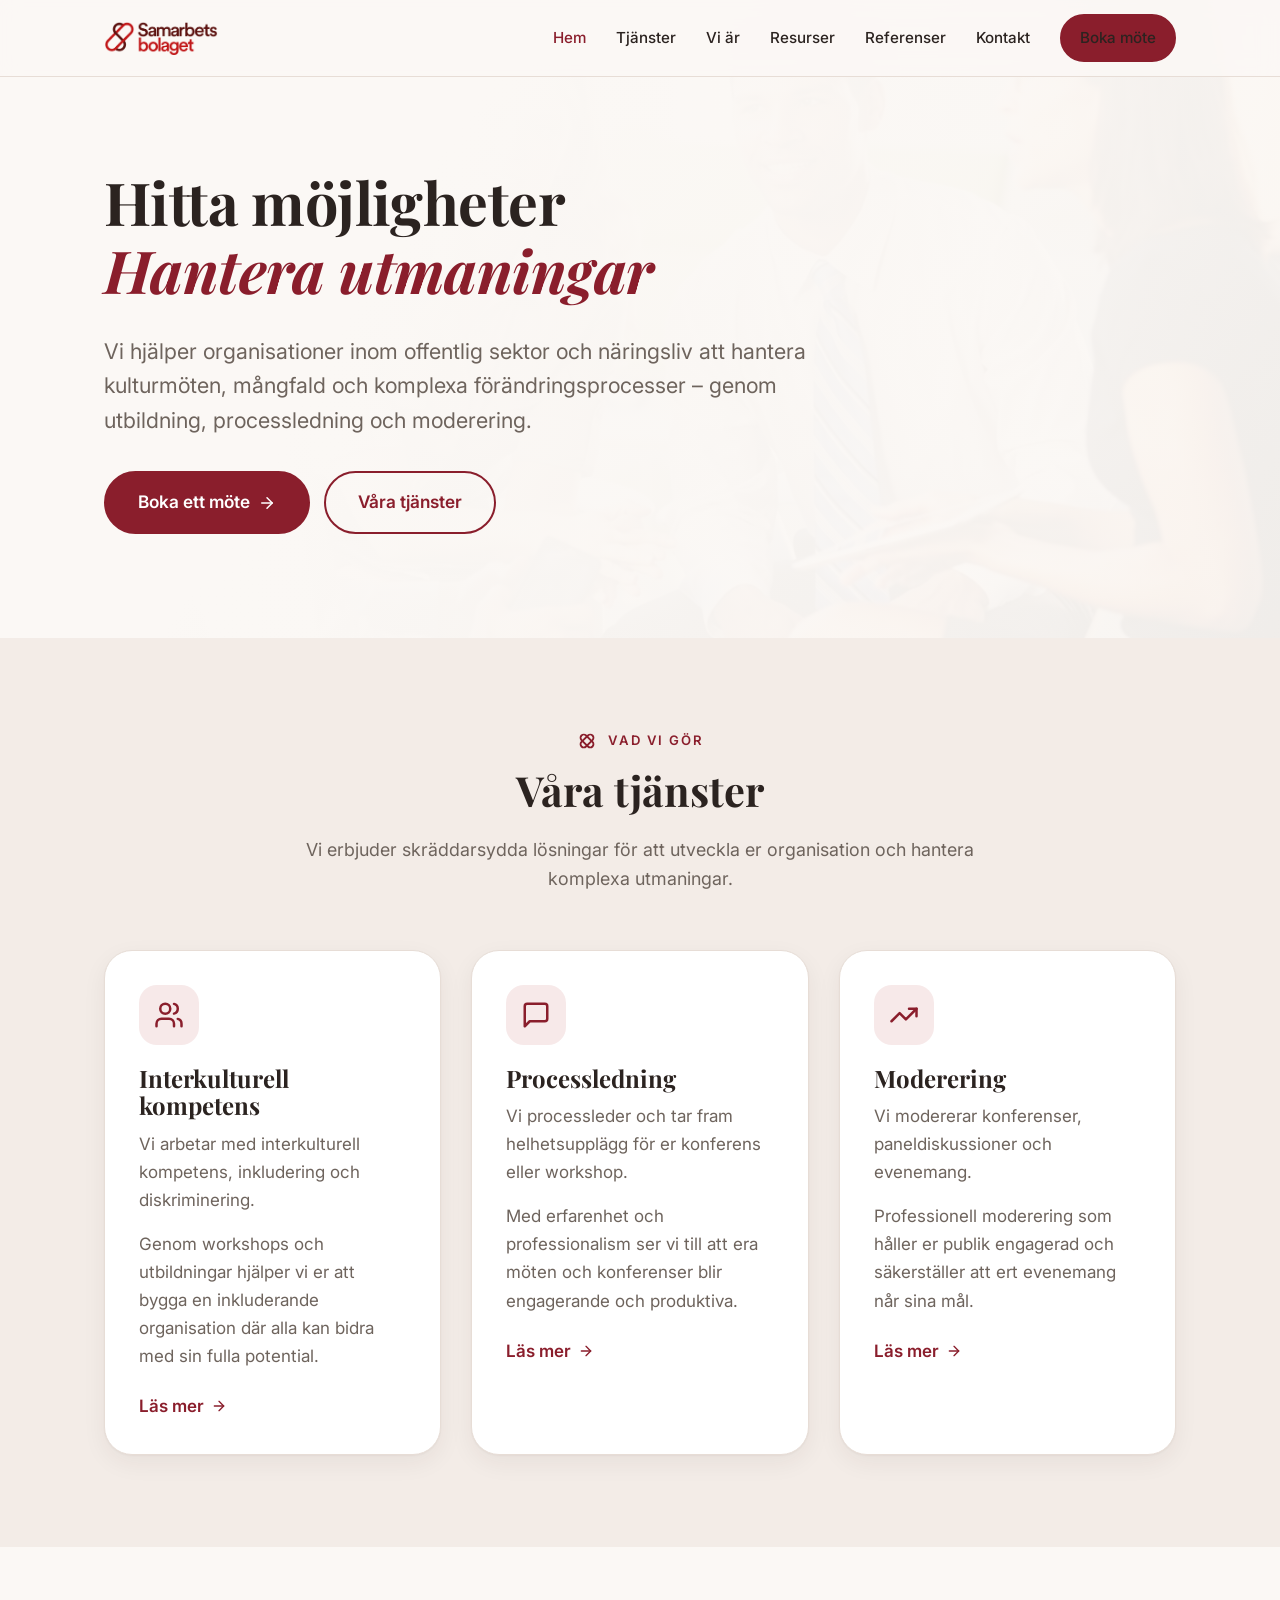
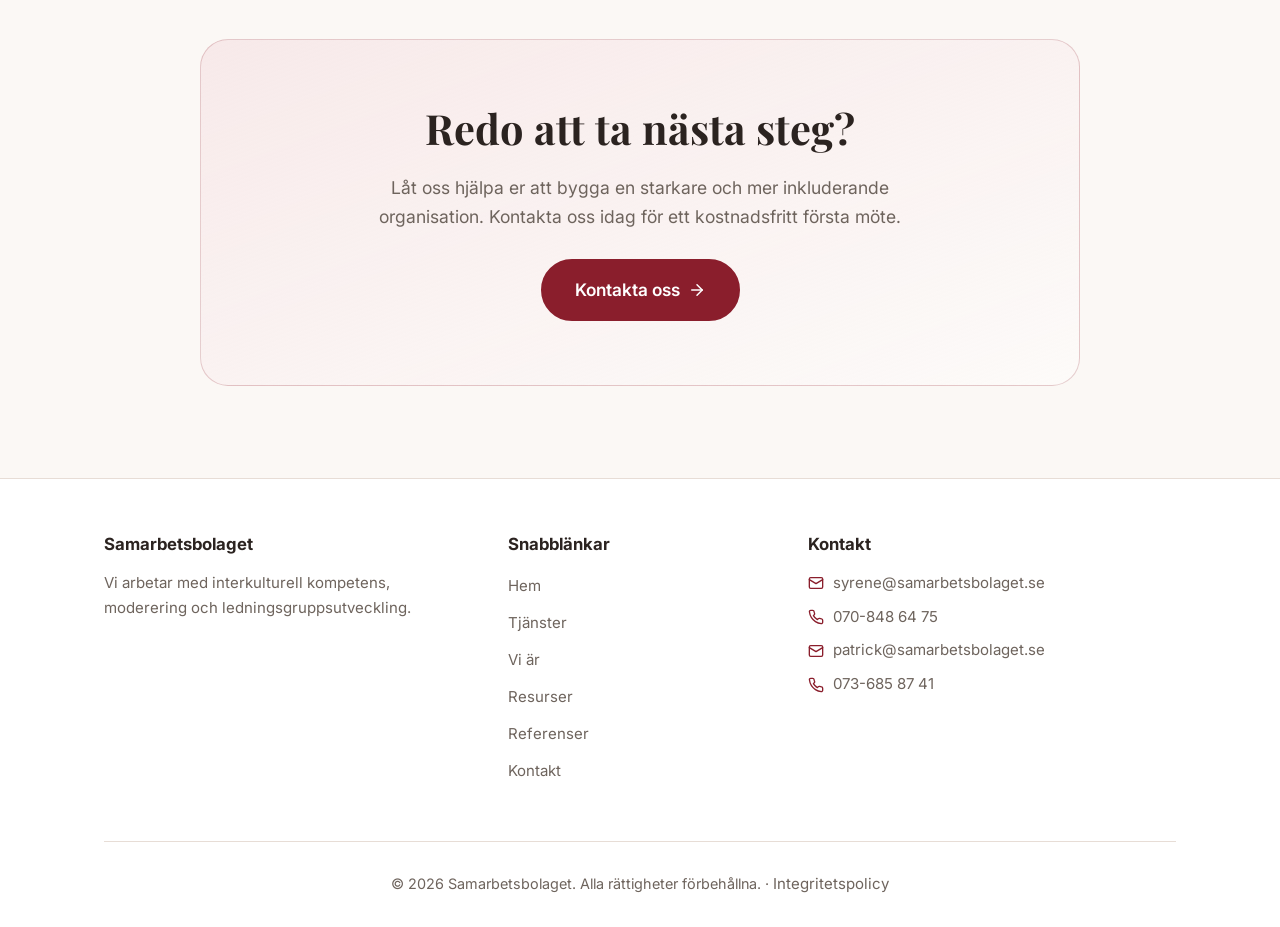
<file: index.html>
<!doctype html>
<html lang="sv">
<head>
  <meta charset="utf-8">
  <meta name="viewport" content="width=device-width, initial-scale=1">
  <title>Samarbetsbolaget – Utbildning i interkulturell kompetens och konflikthantering</title>
  <meta name="description" content="Samarbetsbolaget hjälper organisationer inom offentlig sektor och näringsliv att hantera kulturmöten, mångfald och komplexa förändringsprocesser – genom utbildning, processledning och moderering.">
  <link rel="canonical" href="https://samarbetsbolaget.se/">
  <meta property="og:type" content="website">
  <meta property="og:title" content="Samarbetsbolaget – interkulturell kompetens, processledning och moderering">
  <meta property="og:description" content="Vi hjälper organisationer inom offentlig sektor och näringsliv att hantera kulturmöten, mångfald och komplexa förändringsprocesser – genom utbildning, processledning och moderering.">
  <meta property="og:url" content="https://samarbetsbolaget.se/">
  <meta property="og:image" content="https://samarbetsbolaget.se/og-share.jpg">
  <meta property="og:image:width" content="1200">
  <meta property="og:image:height" content="630">
  <meta property="og:image:alt" content="Samarbetsbolaget – interkulturell kompetens, processledning och moderering">
  <meta property="og:locale" content="sv_SE">
  <meta name="twitter:card" content="summary_large_image">
  <link rel="icon" type="image/png" href="logo.png">
  <link rel="apple-touch-icon" href="logo.png">
  <link rel="preconnect" href="https://fonts.googleapis.com">
  <link rel="preconnect" href="https://fonts.gstatic.com" crossorigin>
  <link href="https://fonts.googleapis.com/css2?family=Inter:wght@300;400;500;600;700&family=Playfair+Display:ital,wght@0,600;0,700;1,600&display=swap" rel="stylesheet">
  <link rel="stylesheet" href="style.css">
  <script type="application/ld+json">
  {
    "@context": "https://schema.org",
    "@type": "ProfessionalService",
    "name": "Samarbetsbolaget AB",
    "url": "https://samarbetsbolaget.se/",
    "logo": "https://samarbetsbolaget.se/logo.png",
    "description": "Utbildning, processledning och moderering inom interkulturell kompetens, mångfald och konflikthantering.",
    "areaServed": "SE",
    "address": {
      "@type": "PostalAddress",
      "streetAddress": "Mellanvågsgatan 5",
      "postalCode": "421 33",
      "addressLocality": "Västra Frölunda",
      "addressCountry": "SE"
    },
    "founder": [
      { "@type": "Person", "name": "Syrene Hägelmark" },
      { "@type": "Person", "name": "Patrick Gruczkun" }
    ],
    "email": "patrick@samarbetsbolaget.se",
    "telephone": "+46736858741"
  }
  </script>
</head>
<body>

  <nav class="nav">
    <div class="container nav-inner">
      <a href="index.html" class="nav-logo" aria-label="Samarbetsbolaget – till startsidan">
        <img src="logo.png" alt="Samarbetsbolaget" width="2000" height="594">
      </a>
      <button class="nav-toggle" aria-label="Öppna meny" aria-expanded="false">
        <svg width="26" height="26" viewBox="0 0 24 24" fill="none" stroke="currentColor" stroke-width="2" stroke-linecap="round"><line x1="3" y1="6" x2="21" y2="6"/><line x1="3" y1="12" x2="21" y2="12"/><line x1="3" y1="18" x2="21" y2="18"/></svg>
      </button>
      <div class="nav-links">
        <a href="index.html" class="active">Hem</a>
        <a href="tjanster.html">Tjänster</a>
        <a href="vi-ar.html">Vi är</a>
        <a href="resurser.html">Resurser</a>
        <a href="referenser.html">Referenser</a>
        <a href="kontakt.html">Kontakt</a>
        <a href="kontakt.html" class="btn btn--sm">Boka möte</a>
      </div>
    </div>
  </nav>

  <header class="hero">
    <div class="hero-bg"><img src="hero-team.jpg" alt="" aria-hidden="true"></div>
    <div class="container">
      <div class="hero-copy">
        <h1>Hitta möjligheter<br><span>Hantera utmaningar</span></h1>
        <p class="lead">Vi hjälper organisationer inom offentlig sektor och näringsliv att hantera kulturmöten, mångfald och komplexa förändringsprocesser – genom utbildning, processledning och moderering.</p>
        <div class="hero-actions">
          <a href="kontakt.html" class="btn btn--lg">Boka ett möte
            <svg class="ico" viewBox="0 0 24 24" fill="none" stroke="currentColor" stroke-width="2" stroke-linecap="round" stroke-linejoin="round"><path d="M5 12h14"/><path d="m12 5 7 7-7 7"/></svg>
          </a>
          <a href="tjanster.html" class="btn btn--lg btn--ghost">Våra tjänster</a>
        </div>
      </div>
    </div>
  </header>

  <main>
    <section class="section section--alt">
      <div class="container">
        <div class="section-head">
          <span class="eyebrow"><svg class="mark" viewBox="0 0 24 24" fill="none" aria-hidden="true"><rect x="3.5" y="8.5" width="17" height="7" rx="3.5" transform="rotate(45 12 12)" stroke="currentColor" stroke-width="2"/><rect x="3.5" y="8.5" width="17" height="7" rx="3.5" transform="rotate(-45 12 12)" stroke="currentColor" stroke-width="2"/></svg>Vad vi gör</span>
          <h2>Våra tjänster</h2>
          <p>Vi erbjuder skräddarsydda lösningar för att utveckla er organisation och hantera komplexa utmaningar.</p>
        </div>

        <div class="grid grid-3">
          <article class="card">
            <div class="chip"><svg viewBox="0 0 24 24" fill="none" stroke="currentColor" stroke-width="2" stroke-linecap="round" stroke-linejoin="round"><path d="M16 21v-2a4 4 0 0 0-4-4H6a4 4 0 0 0-4 4v2"/><circle cx="9" cy="7" r="4"/><path d="M22 21v-2a4 4 0 0 0-3-3.87"/><path d="M16 3.13a4 4 0 0 1 0 7.75"/></svg></div>
            <h3>Interkulturell kompetens</h3>
            <p class="card-desc">Vi arbetar med interkulturell kompetens, inkludering och diskriminering.</p>
            <p class="card-desc">Genom workshops och utbildningar hjälper vi er att bygga en inkluderande organisation där alla kan bidra med sin fulla potential.</p>
            <a href="tjanster.html" class="card-link">Läs mer
              <svg class="ico" viewBox="0 0 24 24" fill="none" stroke="currentColor" stroke-width="2" stroke-linecap="round" stroke-linejoin="round"><path d="M5 12h14"/><path d="m12 5 7 7-7 7"/></svg></a>
          </article>

          <article class="card">
            <div class="chip"><svg viewBox="0 0 24 24" fill="none" stroke="currentColor" stroke-width="2" stroke-linecap="round" stroke-linejoin="round"><path d="M21 15a2 2 0 0 1-2 2H7l-4 4V5a2 2 0 0 1 2-2h14a2 2 0 0 1 2 2z"/></svg></div>
            <h3>Processledning</h3>
            <p class="card-desc">Vi processleder och tar fram helhetsupplägg för er konferens eller workshop.</p>
            <p class="card-desc">Med erfarenhet och professionalism ser vi till att era möten och konferenser blir engagerande och produktiva.</p>
            <a href="tjanster.html" class="card-link">Läs mer
              <svg class="ico" viewBox="0 0 24 24" fill="none" stroke="currentColor" stroke-width="2" stroke-linecap="round" stroke-linejoin="round"><path d="M5 12h14"/><path d="m12 5 7 7-7 7"/></svg></a>
          </article>

          <article class="card">
            <div class="chip"><svg viewBox="0 0 24 24" fill="none" stroke="currentColor" stroke-width="2" stroke-linecap="round" stroke-linejoin="round"><path d="M22 7 13.5 15.5 8.5 10.5 2 17"/><path d="M16 7h6v6"/></svg></div>
            <h3>Moderering</h3>
            <p class="card-desc">Vi modererar konferenser, paneldiskussioner och evenemang.</p>
            <p class="card-desc">Professionell moderering som håller er publik engagerad och säkerställer att ert evenemang når sina mål.</p>
            <a href="tjanster.html" class="card-link">Läs mer
              <svg class="ico" viewBox="0 0 24 24" fill="none" stroke="currentColor" stroke-width="2" stroke-linecap="round" stroke-linejoin="round"><path d="M5 12h14"/><path d="m12 5 7 7-7 7"/></svg></a>
          </article>
        </div>
      </div>
    </section>

    <section class="section">
      <div class="container">
        <div class="cta">
          <h2>Redo att ta nästa steg?</h2>
          <p>Låt oss hjälpa er att bygga en starkare och mer inkluderande organisation. Kontakta oss idag för ett kostnadsfritt första möte.</p>
          <a href="kontakt.html" class="btn btn--lg">Kontakta oss
            <svg class="ico" viewBox="0 0 24 24" fill="none" stroke="currentColor" stroke-width="2" stroke-linecap="round" stroke-linejoin="round"><path d="M5 12h14"/><path d="m12 5 7 7-7 7"/></svg>
          </a>
        </div>
      </div>
    </section>
  </main>

  <footer class="footer">
    <div class="container">
      <div class="footer-grid">
        <div>
          <h4>Samarbetsbolaget</h4>
          <p>Vi arbetar med interkulturell kompetens, moderering och ledningsgruppsutveckling.</p>
        </div>
        <div>
          <h4>Snabblänkar</h4>
          <ul>
            <li><a href="index.html">Hem</a></li>
            <li><a href="tjanster.html">Tjänster</a></li>
            <li><a href="vi-ar.html">Vi är</a></li>
            <li><a href="resurser.html">Resurser</a></li>
            <li><a href="referenser.html">Referenser</a></li>
            <li><a href="kontakt.html">Kontakt</a></li>
          </ul>
        </div>
        <div>
          <h4>Kontakt</h4>
          <ul class="footer-contact">
            <li><svg viewBox="0 0 24 24" fill="none" stroke="currentColor" stroke-width="2" stroke-linecap="round" stroke-linejoin="round"><rect x="2" y="4" width="20" height="16" rx="2"/><path d="m22 7-10 6L2 7"/></svg><a href="mailto:syrene@samarbetsbolaget.se">syrene@samarbetsbolaget.se</a></li>
            <li><svg viewBox="0 0 24 24" fill="none" stroke="currentColor" stroke-width="2" stroke-linecap="round" stroke-linejoin="round"><path d="M22 16.92v3a2 2 0 0 1-2.18 2 19.79 19.79 0 0 1-8.63-3.07 19.5 19.5 0 0 1-6-6 19.79 19.79 0 0 1-3.07-8.67A2 2 0 0 1 4.11 2h3a2 2 0 0 1 2 1.72c.13.96.36 1.9.7 2.81a2 2 0 0 1-.45 2.11L8.09 9.91a16 16 0 0 0 6 6l1.27-1.27a2 2 0 0 1 2.11-.45c.9.34 1.85.57 2.81.7A2 2 0 0 1 22 16.92z"/></svg><a href="tel:+46708486475">070-848 64 75</a></li>
            <li><svg viewBox="0 0 24 24" fill="none" stroke="currentColor" stroke-width="2" stroke-linecap="round" stroke-linejoin="round"><rect x="2" y="4" width="20" height="16" rx="2"/><path d="m22 7-10 6L2 7"/></svg><a href="mailto:patrick@samarbetsbolaget.se">patrick@samarbetsbolaget.se</a></li>
            <li><svg viewBox="0 0 24 24" fill="none" stroke="currentColor" stroke-width="2" stroke-linecap="round" stroke-linejoin="round"><path d="M22 16.92v3a2 2 0 0 1-2.18 2 19.79 19.79 0 0 1-8.63-3.07 19.5 19.5 0 0 1-6-6 19.79 19.79 0 0 1-3.07-8.67A2 2 0 0 1 4.11 2h3a2 2 0 0 1 2 1.72c.13.96.36 1.9.7 2.81a2 2 0 0 1-.45 2.11L8.09 9.91a16 16 0 0 0 6 6l1.27-1.27a2 2 0 0 1 2.11-.45c.9.34 1.85.57 2.81.7A2 2 0 0 1 22 16.92z"/></svg><a href="tel:+46736858741">073-685 87 41</a></li>
          </ul>
        </div>
      </div>
      <div class="footer-bottom">© <span id="year">2026</span> Samarbetsbolaget. Alla rättigheter förbehållna. &middot; <a href="integritetspolicy.html">Integritetspolicy</a></div>
    </div>
  </footer>

  <script src="script.js"></script>
</body>
</html>
</file>
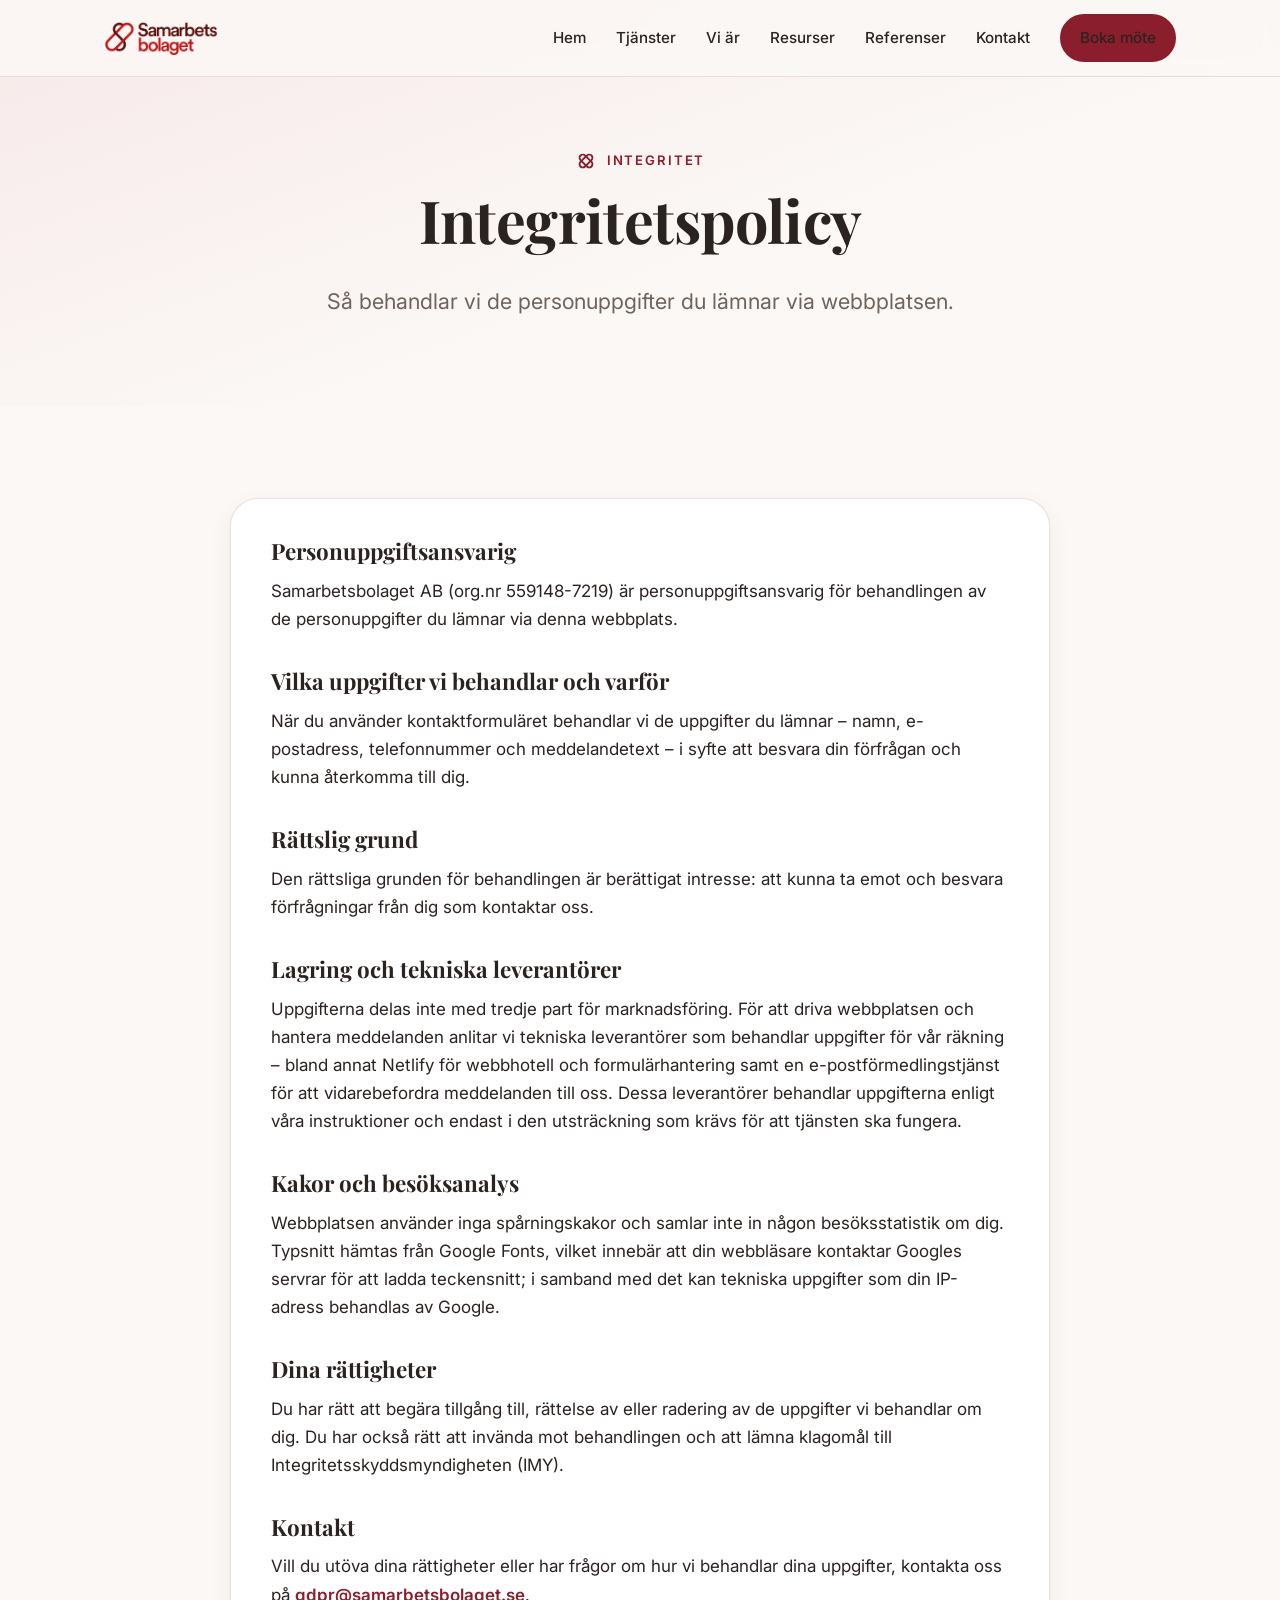
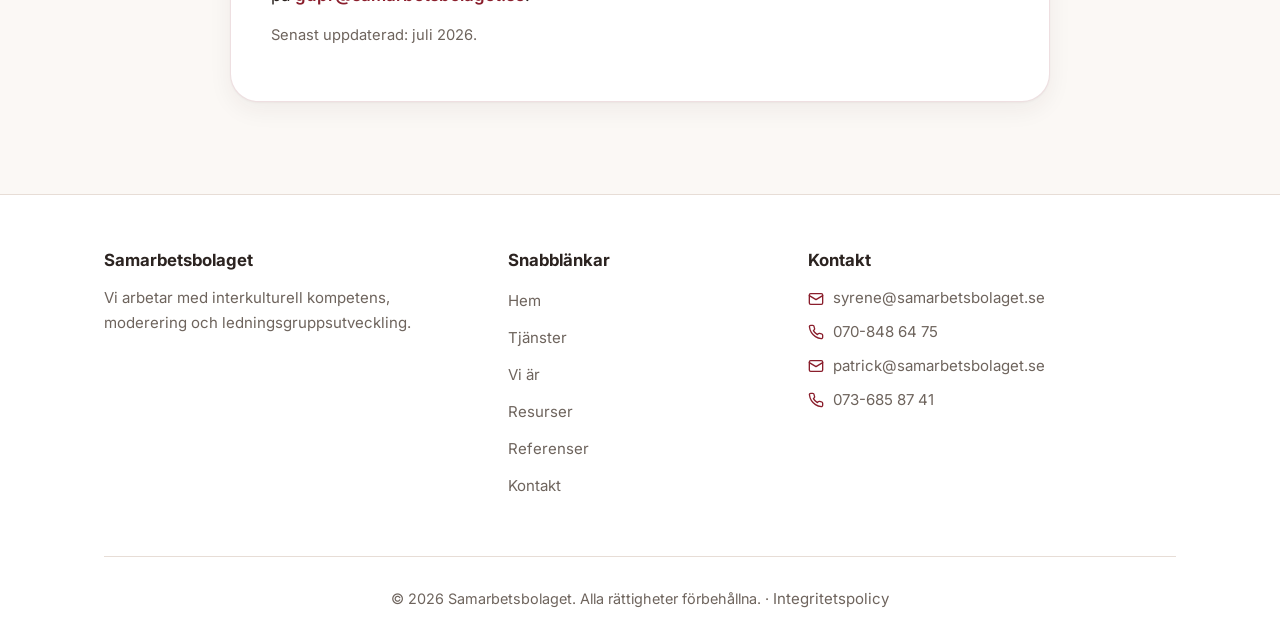
<file: integritetspolicy.html>
<!doctype html>
<html lang="sv">
<head>
  <meta charset="utf-8">
  <meta name="viewport" content="width=device-width, initial-scale=1">
  <title>Integritetspolicy | Samarbetsbolaget</title>
  <meta name="description" content="Så behandlar Samarbetsbolaget AB personuppgifter som lämnas via kontaktformuläret på webbplatsen.">
  <link rel="canonical" href="https://samarbetsbolaget.se/integritetspolicy">
  <meta name="robots" content="noindex">
  <link rel="icon" type="image/png" href="logo.png">
  <link rel="apple-touch-icon" href="logo.png">
  <link rel="preconnect" href="https://fonts.googleapis.com">
  <link rel="preconnect" href="https://fonts.gstatic.com" crossorigin>
  <link href="https://fonts.googleapis.com/css2?family=Inter:wght@300;400;500;600;700&family=Playfair+Display:ital,wght@0,600;0,700;1,600&display=swap" rel="stylesheet">
  <link rel="stylesheet" href="style.css">
</head>
<body>

  <nav class="nav">
    <div class="container nav-inner">
      <a href="index.html" class="nav-logo" aria-label="Samarbetsbolaget – till startsidan">
        <img src="logo.png" alt="Samarbetsbolaget" width="2000" height="594">
      </a>
      <button class="nav-toggle" aria-label="Öppna meny" aria-expanded="false">
        <svg width="26" height="26" viewBox="0 0 24 24" fill="none" stroke="currentColor" stroke-width="2" stroke-linecap="round"><line x1="3" y1="6" x2="21" y2="6"/><line x1="3" y1="12" x2="21" y2="12"/><line x1="3" y1="18" x2="21" y2="18"/></svg>
      </button>
      <div class="nav-links">
        <a href="index.html">Hem</a>
        <a href="tjanster.html">Tjänster</a>
        <a href="vi-ar.html">Vi är</a>
        <a href="resurser.html">Resurser</a>
        <a href="referenser.html">Referenser</a>
        <a href="kontakt.html">Kontakt</a>
        <a href="kontakt.html" class="btn btn--sm">Boka möte</a>
      </div>
    </div>
  </nav>

  <header class="page-hero section--wash">
    <div class="container">
      <span class="eyebrow"><svg class="mark" viewBox="0 0 24 24" fill="none" aria-hidden="true"><rect x="3.5" y="8.5" width="17" height="7" rx="3.5" transform="rotate(45 12 12)" stroke="currentColor" stroke-width="2"/><rect x="3.5" y="8.5" width="17" height="7" rx="3.5" transform="rotate(-45 12 12)" stroke="currentColor" stroke-width="2"/></svg>Integritet</span>
      <h1>Integritetspolicy</h1>
      <p class="lead">Så behandlar vi de personuppgifter du lämnar via webbplatsen.</p>
    </div>
  </header>

  <main class="section">
    <div class="container">
      <div class="panel">
        <div class="prose">
          <h2>Personuppgiftsansvarig</h2>
          <p>Samarbetsbolaget AB (org.nr 559148-7219) är personuppgiftsansvarig för behandlingen av de personuppgifter du lämnar via denna webbplats.</p>

          <h2>Vilka uppgifter vi behandlar och varför</h2>
          <p>När du använder kontaktformuläret behandlar vi de uppgifter du lämnar – namn, e-postadress, telefonnummer och meddelandetext – i syfte att besvara din förfrågan och kunna återkomma till dig.</p>

          <h2>Rättslig grund</h2>
          <p>Den rättsliga grunden för behandlingen är berättigat intresse: att kunna ta emot och besvara förfrågningar från dig som kontaktar oss.</p>

          <h2>Lagring och tekniska leverantörer</h2>
          <p>Uppgifterna delas inte med tredje part för marknadsföring. För att driva webbplatsen och hantera meddelanden anlitar vi tekniska leverantörer som behandlar uppgifter för vår räkning – bland annat Netlify för webbhotell och formulärhantering samt en e-postförmedlingstjänst för att vidarebefordra meddelanden till oss. Dessa leverantörer behandlar uppgifterna enligt våra instruktioner och endast i den utsträckning som krävs för att tjänsten ska fungera.</p>

          <h2>Kakor och besöksanalys</h2>
          <p>Webbplatsen använder inga spårningskakor och samlar inte in någon besöksstatistik om dig. Typsnitt hämtas från Google Fonts, vilket innebär att din webbläsare kontaktar Googles servrar för att ladda teckensnitt; i samband med det kan tekniska uppgifter som din IP-adress behandlas av Google.</p>

          <h2>Dina rättigheter</h2>
          <p>Du har rätt att begära tillgång till, rättelse av eller radering av de uppgifter vi behandlar om dig. Du har också rätt att invända mot behandlingen och att lämna klagomål till Integritetsskyddsmyndigheten (IMY).</p>

          <h2>Kontakt</h2>
          <p>Vill du utöva dina rättigheter eller har frågor om hur vi behandlar dina uppgifter, kontakta oss på <a href="mailto:gdpr@samarbetsbolaget.se">gdpr@samarbetsbolaget.se</a>.</p>

          <p class="muted">Senast uppdaterad: juli 2026.</p>
        </div>
      </div>
    </div>
  </main>

  <footer class="footer">
    <div class="container">
      <div class="footer-grid">
        <div>
          <h4>Samarbetsbolaget</h4>
          <p>Vi arbetar med interkulturell kompetens, moderering och ledningsgruppsutveckling.</p>
        </div>
        <div>
          <h4>Snabblänkar</h4>
          <ul>
            <li><a href="index.html">Hem</a></li>
            <li><a href="tjanster.html">Tjänster</a></li>
            <li><a href="vi-ar.html">Vi är</a></li>
            <li><a href="resurser.html">Resurser</a></li>
            <li><a href="referenser.html">Referenser</a></li>
            <li><a href="kontakt.html">Kontakt</a></li>
          </ul>
        </div>
        <div>
          <h4>Kontakt</h4>
          <ul class="footer-contact">
            <li><svg viewBox="0 0 24 24" fill="none" stroke="currentColor" stroke-width="2" stroke-linecap="round" stroke-linejoin="round"><rect x="2" y="4" width="20" height="16" rx="2"/><path d="m22 7-10 6L2 7"/></svg><a href="mailto:syrene@samarbetsbolaget.se">syrene@samarbetsbolaget.se</a></li>
            <li><svg viewBox="0 0 24 24" fill="none" stroke="currentColor" stroke-width="2" stroke-linecap="round" stroke-linejoin="round"><path d="M22 16.92v3a2 2 0 0 1-2.18 2 19.79 19.79 0 0 1-8.63-3.07 19.5 19.5 0 0 1-6-6 19.79 19.79 0 0 1-3.07-8.67A2 2 0 0 1 4.11 2h3a2 2 0 0 1 2 1.72c.13.96.36 1.9.7 2.81a2 2 0 0 1-.45 2.11L8.09 9.91a16 16 0 0 0 6 6l1.27-1.27a2 2 0 0 1 2.11-.45c.9.34 1.85.57 2.81.7A2 2 0 0 1 22 16.92z"/></svg><a href="tel:+46708486475">070-848 64 75</a></li>
            <li><svg viewBox="0 0 24 24" fill="none" stroke="currentColor" stroke-width="2" stroke-linecap="round" stroke-linejoin="round"><rect x="2" y="4" width="20" height="16" rx="2"/><path d="m22 7-10 6L2 7"/></svg><a href="mailto:patrick@samarbetsbolaget.se">patrick@samarbetsbolaget.se</a></li>
            <li><svg viewBox="0 0 24 24" fill="none" stroke="currentColor" stroke-width="2" stroke-linecap="round" stroke-linejoin="round"><path d="M22 16.92v3a2 2 0 0 1-2.18 2 19.79 19.79 0 0 1-8.63-3.07 19.5 19.5 0 0 1-6-6 19.79 19.79 0 0 1-3.07-8.67A2 2 0 0 1 4.11 2h3a2 2 0 0 1 2 1.72c.13.96.36 1.9.7 2.81a2 2 0 0 1-.45 2.11L8.09 9.91a16 16 0 0 0 6 6l1.27-1.27a2 2 0 0 1 2.11-.45c.9.34 1.85.57 2.81.7A2 2 0 0 1 22 16.92z"/></svg><a href="tel:+46736858741">073-685 87 41</a></li>
          </ul>
        </div>
      </div>
      <div class="footer-bottom">© <span id="year">2026</span> Samarbetsbolaget. Alla rättigheter förbehållna. &middot; <a href="integritetspolicy.html">Integritetspolicy</a></div>
    </div>
  </footer>

  <script src="script.js"></script>
</body>
</html>
</file>
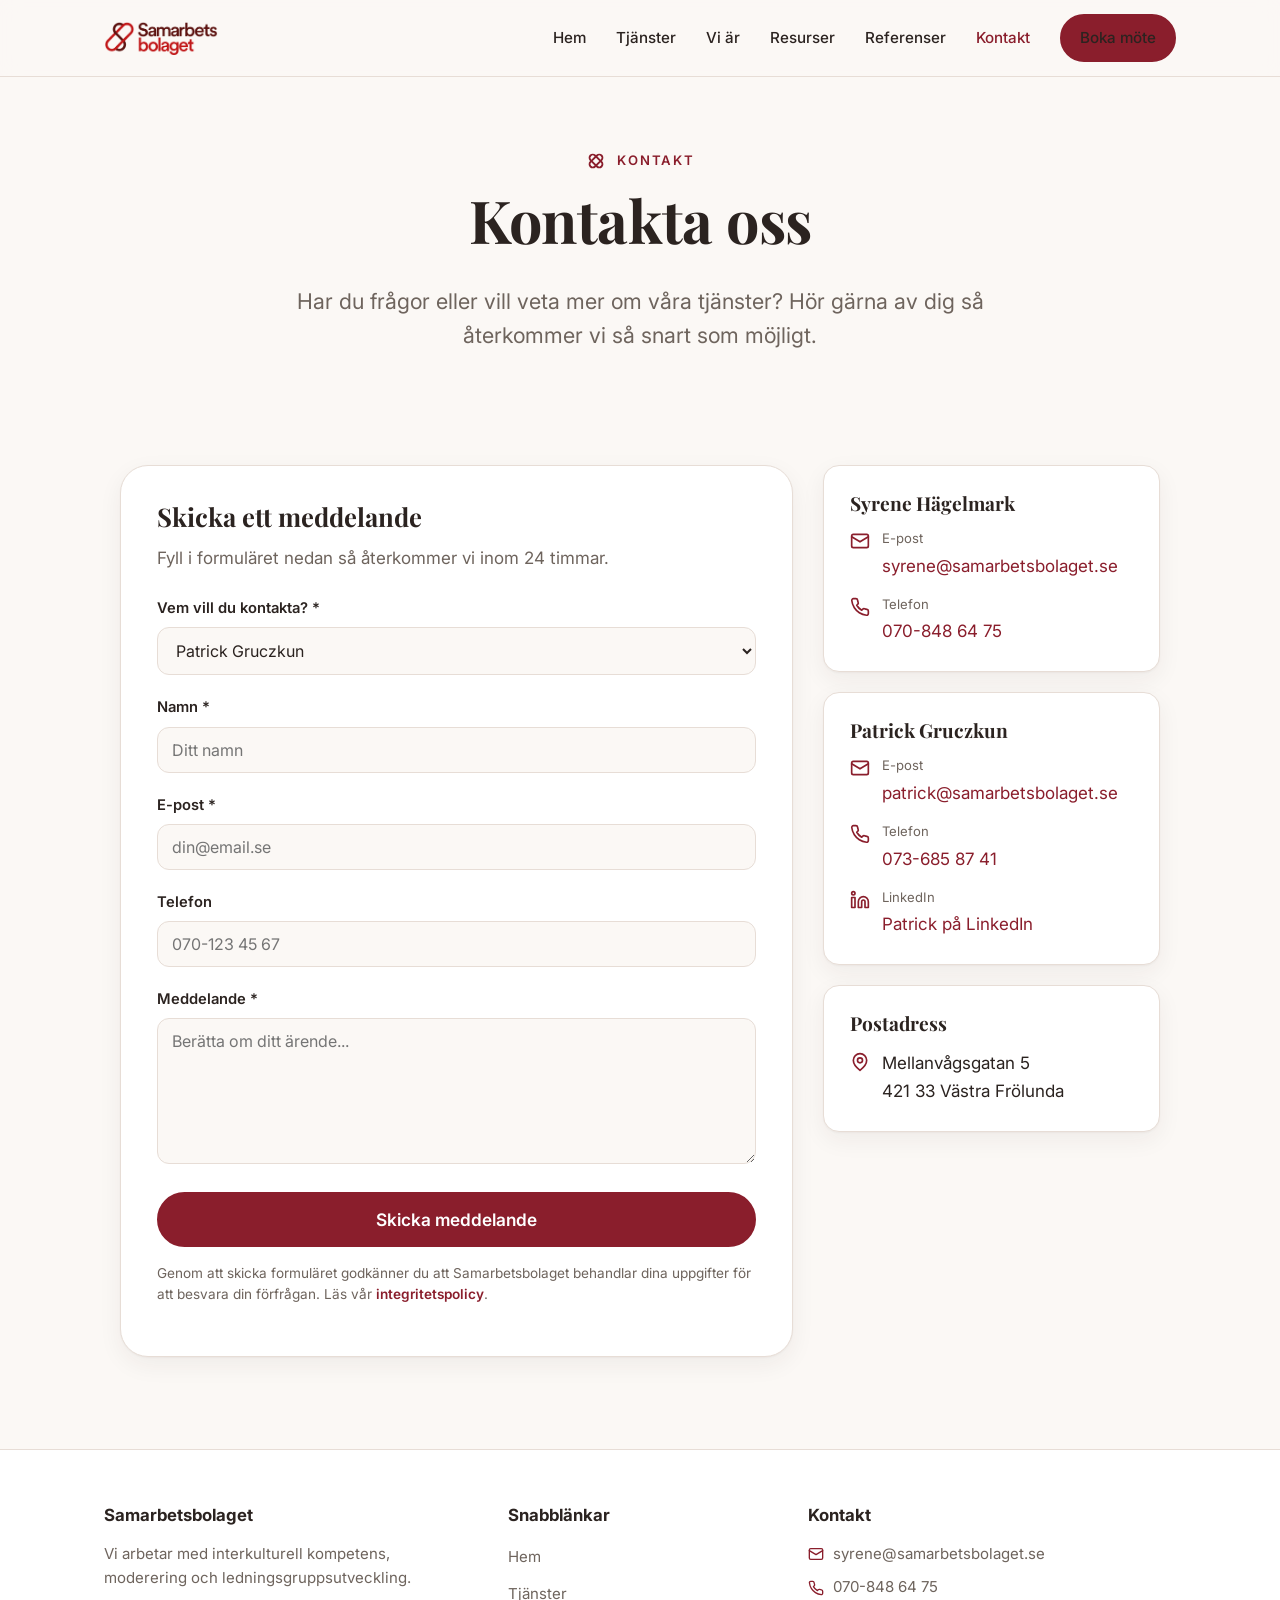
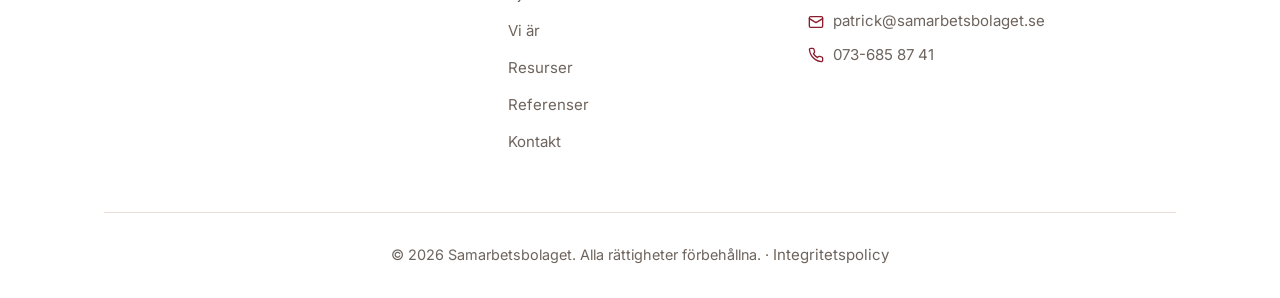
<file: kontakt.html>
<!doctype html>
<html lang="sv">
<head>
  <meta charset="utf-8">
  <meta name="viewport" content="width=device-width, initial-scale=1">
  <title>Kontakt – boka möte eller ställ en fråga | Samarbetsbolaget</title>
  <meta name="description" content="Kontakta Samarbetsbolaget. Skriv till Patrick Gruczkun eller Syrene Hägelmark, boka ett kostnadsfritt första möte eller ställ en fråga om våra tjänster.">
  <link rel="canonical" href="https://samarbetsbolaget.se/kontakt">
  <meta property="og:type" content="website">
  <meta property="og:title" content="Kontakta oss | Samarbetsbolaget">
  <meta property="og:description" content="Skriv till Patrick eller Syrene, eller boka ett kostnadsfritt första möte.">
  <meta property="og:url" content="https://samarbetsbolaget.se/kontakt">
  <meta property="og:image" content="https://samarbetsbolaget.se/og-share.jpg">
  <meta property="og:image:width" content="1200">
  <meta property="og:image:height" content="630">
  <meta property="og:image:alt" content="Samarbetsbolaget – interkulturell kompetens, processledning och moderering">
  <meta property="og:locale" content="sv_SE">
  <meta name="twitter:card" content="summary_large_image">
  <link rel="icon" type="image/png" href="logo.png">
  <link rel="apple-touch-icon" href="logo.png">
  <link rel="preconnect" href="https://fonts.googleapis.com">
  <link rel="preconnect" href="https://fonts.gstatic.com" crossorigin>
  <link href="https://fonts.googleapis.com/css2?family=Inter:wght@300;400;500;600;700&family=Playfair+Display:ital,wght@0,600;0,700;1,600&display=swap" rel="stylesheet">
  <link rel="stylesheet" href="style.css">
</head>
<body>

  <nav class="nav">
    <div class="container nav-inner">
      <a href="index.html" class="nav-logo" aria-label="Samarbetsbolaget – till startsidan">
        <img src="logo.png" alt="Samarbetsbolaget" width="2000" height="594">
      </a>
      <button class="nav-toggle" aria-label="Öppna meny" aria-expanded="false">
        <svg width="26" height="26" viewBox="0 0 24 24" fill="none" stroke="currentColor" stroke-width="2" stroke-linecap="round"><line x1="3" y1="6" x2="21" y2="6"/><line x1="3" y1="12" x2="21" y2="12"/><line x1="3" y1="18" x2="21" y2="18"/></svg>
      </button>
      <div class="nav-links">
        <a href="index.html">Hem</a>
        <a href="tjanster.html">Tjänster</a>
        <a href="vi-ar.html">Vi är</a>
        <a href="resurser.html">Resurser</a>
        <a href="referenser.html">Referenser</a>
        <a href="kontakt.html" class="active">Kontakt</a>
        <a href="kontakt.html" class="btn btn--sm">Boka möte</a>
      </div>
    </div>
  </nav>

  <header class="page-hero">
    <div class="container">
      <span class="eyebrow"><svg class="mark" viewBox="0 0 24 24" fill="none" aria-hidden="true"><rect x="3.5" y="8.5" width="17" height="7" rx="3.5" transform="rotate(45 12 12)" stroke="currentColor" stroke-width="2"/><rect x="3.5" y="8.5" width="17" height="7" rx="3.5" transform="rotate(-45 12 12)" stroke="currentColor" stroke-width="2"/></svg>Kontakt</span>
      <h1>Kontakta oss</h1>
      <p class="lead">Har du frågor eller vill veta mer om våra tjänster? Hör gärna av dig så återkommer vi så snart som möjligt.</p>
    </div>
  </header>

  <main class="section" style="padding-top:24px;">
    <div class="container">
      <div class="contact-layout">

        <!-- Formulär -->
        <div class="form-card">
          <h2 style="font-size:1.6rem;">Skicka ett meddelande</h2>
          <p style="color:var(--muted);margin-bottom:24px;">Fyll i formuläret nedan så återkommer vi inom 24 timmar.</p>

          <form id="kontaktform" name="kontakt-patrick" method="POST" action="/tack"
                data-netlify="true" netlify-honeypot="bot-field">
            <input type="hidden" name="form-name" value="kontakt-patrick">
            <p class="hp">
              <label>Fyll inte i detta fält om du är människa: <input name="bot-field"></label>
            </p>

            <div class="field">
              <label for="mottagare">Vem vill du kontakta? *</label>
              <select id="mottagare" name="mottagare" required>
                <option value="patrick">Patrick Gruczkun</option>
                <option value="syrene">Syrene Hägelmark</option>
              </select>
            </div>

            <div class="field">
              <label for="namn">Namn *</label>
              <input id="namn" name="namn" type="text" placeholder="Ditt namn" required>
            </div>

            <div class="field">
              <label for="epost">E-post *</label>
              <input id="epost" name="epost" type="email" placeholder="din@email.se" required>
            </div>

            <div class="field">
              <label for="telefon">Telefon</label>
              <input id="telefon" name="telefon" type="tel" placeholder="070-123 45 67">
            </div>

            <div class="field">
              <label for="meddelande">Meddelande *</label>
              <textarea id="meddelande" name="meddelande" rows="6" placeholder="Berätta om ditt ärende..." required></textarea>
            </div>

            <button type="submit" class="btn btn--lg" style="width:100%;justify-content:center;">Skicka meddelande</button>

            <p class="form-note">Genom att skicka formuläret godkänner du att Samarbetsbolaget behandlar dina uppgifter för att besvara din förfrågan. Läs vår <a href="integritetspolicy.html">integritetspolicy</a>.</p>
          </form>
        </div>

        <!-- Kontaktinfo -->
        <div>
          <div class="info-card">
            <h3>Syrene Hägelmark</h3>
            <div class="info-row">
              <svg viewBox="0 0 24 24" fill="none" stroke="currentColor" stroke-width="2" stroke-linecap="round" stroke-linejoin="round"><rect x="2" y="4" width="20" height="16" rx="2"/><path d="m22 7-10 6L2 7"/></svg>
              <div><div class="lbl">E-post</div><a href="mailto:syrene@samarbetsbolaget.se">syrene@samarbetsbolaget.se</a></div>
            </div>
            <div class="info-row">
              <svg viewBox="0 0 24 24" fill="none" stroke="currentColor" stroke-width="2" stroke-linecap="round" stroke-linejoin="round"><path d="M22 16.92v3a2 2 0 0 1-2.18 2 19.79 19.79 0 0 1-8.63-3.07 19.5 19.5 0 0 1-6-6 19.79 19.79 0 0 1-3.07-8.67A2 2 0 0 1 4.11 2h3a2 2 0 0 1 2 1.72c.13.96.36 1.9.7 2.81a2 2 0 0 1-.45 2.11L8.09 9.91a16 16 0 0 0 6 6l1.27-1.27a2 2 0 0 1 2.11-.45c.9.34 1.85.57 2.81.7A2 2 0 0 1 22 16.92z"/></svg>
              <div><div class="lbl">Telefon</div><a href="tel:+46708486475">070-848 64 75</a></div>
            </div>
          </div>

          <div class="info-card">
            <h3>Patrick Gruczkun</h3>
            <div class="info-row">
              <svg viewBox="0 0 24 24" fill="none" stroke="currentColor" stroke-width="2" stroke-linecap="round" stroke-linejoin="round"><rect x="2" y="4" width="20" height="16" rx="2"/><path d="m22 7-10 6L2 7"/></svg>
              <div><div class="lbl">E-post</div><a href="mailto:patrick@samarbetsbolaget.se">patrick@samarbetsbolaget.se</a></div>
            </div>
            <div class="info-row">
              <svg viewBox="0 0 24 24" fill="none" stroke="currentColor" stroke-width="2" stroke-linecap="round" stroke-linejoin="round"><path d="M22 16.92v3a2 2 0 0 1-2.18 2 19.79 19.79 0 0 1-8.63-3.07 19.5 19.5 0 0 1-6-6 19.79 19.79 0 0 1-3.07-8.67A2 2 0 0 1 4.11 2h3a2 2 0 0 1 2 1.72c.13.96.36 1.9.7 2.81a2 2 0 0 1-.45 2.11L8.09 9.91a16 16 0 0 0 6 6l1.27-1.27a2 2 0 0 1 2.11-.45c.9.34 1.85.57 2.81.7A2 2 0 0 1 22 16.92z"/></svg>
              <div><div class="lbl">Telefon</div><a href="tel:+46736858741">073-685 87 41</a></div>
            </div>
            <div class="info-row">
              <svg viewBox="0 0 24 24" fill="none" stroke="currentColor" stroke-width="2" stroke-linecap="round" stroke-linejoin="round"><path d="M16 8a6 6 0 0 1 6 6v7h-4v-7a2 2 0 0 0-4 0v7h-4v-7a6 6 0 0 1 6-6z"/><rect x="2" y="9" width="4" height="12"/><circle cx="4" cy="4" r="2"/></svg>
              <div><div class="lbl">LinkedIn</div><a href="https://www.linkedin.com/in/gruczkun" target="_blank" rel="noopener noreferrer">Patrick på LinkedIn</a></div>
            </div>
          </div>

          <div class="info-card">
            <h3>Postadress</h3>
            <div class="info-row">
              <svg viewBox="0 0 24 24" fill="none" stroke="currentColor" stroke-width="2" stroke-linecap="round" stroke-linejoin="round"><path d="M20 10c0 6-8 12-8 12s-8-6-8-12a8 8 0 0 1 16 0z"/><circle cx="12" cy="10" r="3"/></svg>
              <div><p style="margin:0;">Mellanvågsgatan 5<br>421 33 Västra Frölunda</p></div>
            </div>
          </div>
        </div>

      </div>
    </div>
  </main>

  <!-- Dolt registrerings-formulär så Netlify känner igen mottagaren Syrene.
       Skickas aldrig av en människa; finns bara så att notiser till Syrene fungerar. -->
  <form name="kontakt-syrene" data-netlify="true" netlify-honeypot="bot-field" hidden>
    <input type="hidden" name="form-name" value="kontakt-syrene">
    <input name="bot-field">
    <input name="mottagare">
    <input name="namn">
    <input name="epost">
    <input name="telefon">
    <textarea name="meddelande"></textarea>
  </form>

  <footer class="footer">
    <div class="container">
      <div class="footer-grid">
        <div>
          <h4>Samarbetsbolaget</h4>
          <p>Vi arbetar med interkulturell kompetens, moderering och ledningsgruppsutveckling.</p>
        </div>
        <div>
          <h4>Snabblänkar</h4>
          <ul>
            <li><a href="index.html">Hem</a></li>
            <li><a href="tjanster.html">Tjänster</a></li>
            <li><a href="vi-ar.html">Vi är</a></li>
            <li><a href="resurser.html">Resurser</a></li>
            <li><a href="referenser.html">Referenser</a></li>
            <li><a href="kontakt.html">Kontakt</a></li>
          </ul>
        </div>
        <div>
          <h4>Kontakt</h4>
          <ul class="footer-contact">
            <li><svg viewBox="0 0 24 24" fill="none" stroke="currentColor" stroke-width="2" stroke-linecap="round" stroke-linejoin="round"><rect x="2" y="4" width="20" height="16" rx="2"/><path d="m22 7-10 6L2 7"/></svg><a href="mailto:syrene@samarbetsbolaget.se">syrene@samarbetsbolaget.se</a></li>
            <li><svg viewBox="0 0 24 24" fill="none" stroke="currentColor" stroke-width="2" stroke-linecap="round" stroke-linejoin="round"><path d="M22 16.92v3a2 2 0 0 1-2.18 2 19.79 19.79 0 0 1-8.63-3.07 19.5 19.5 0 0 1-6-6 19.79 19.79 0 0 1-3.07-8.67A2 2 0 0 1 4.11 2h3a2 2 0 0 1 2 1.72c.13.96.36 1.9.7 2.81a2 2 0 0 1-.45 2.11L8.09 9.91a16 16 0 0 0 6 6l1.27-1.27a2 2 0 0 1 2.11-.45c.9.34 1.85.57 2.81.7A2 2 0 0 1 22 16.92z"/></svg><a href="tel:+46708486475">070-848 64 75</a></li>
            <li><svg viewBox="0 0 24 24" fill="none" stroke="currentColor" stroke-width="2" stroke-linecap="round" stroke-linejoin="round"><rect x="2" y="4" width="20" height="16" rx="2"/><path d="m22 7-10 6L2 7"/></svg><a href="mailto:patrick@samarbetsbolaget.se">patrick@samarbetsbolaget.se</a></li>
            <li><svg viewBox="0 0 24 24" fill="none" stroke="currentColor" stroke-width="2" stroke-linecap="round" stroke-linejoin="round"><path d="M22 16.92v3a2 2 0 0 1-2.18 2 19.79 19.79 0 0 1-8.63-3.07 19.5 19.5 0 0 1-6-6 19.79 19.79 0 0 1-3.07-8.67A2 2 0 0 1 4.11 2h3a2 2 0 0 1 2 1.72c.13.96.36 1.9.7 2.81a2 2 0 0 1-.45 2.11L8.09 9.91a16 16 0 0 0 6 6l1.27-1.27a2 2 0 0 1 2.11-.45c.9.34 1.85.57 2.81.7A2 2 0 0 1 22 16.92z"/></svg><a href="tel:+46736858741">073-685 87 41</a></li>
          </ul>
        </div>
      </div>
      <div class="footer-bottom">© <span id="year">2026</span> Samarbetsbolaget. Alla rättigheter förbehållna. &middot; <a href="integritetspolicy.html">Integritetspolicy</a></div>
    </div>
  </footer>

  <script src="script.js"></script>
</body>
</html>
</file>
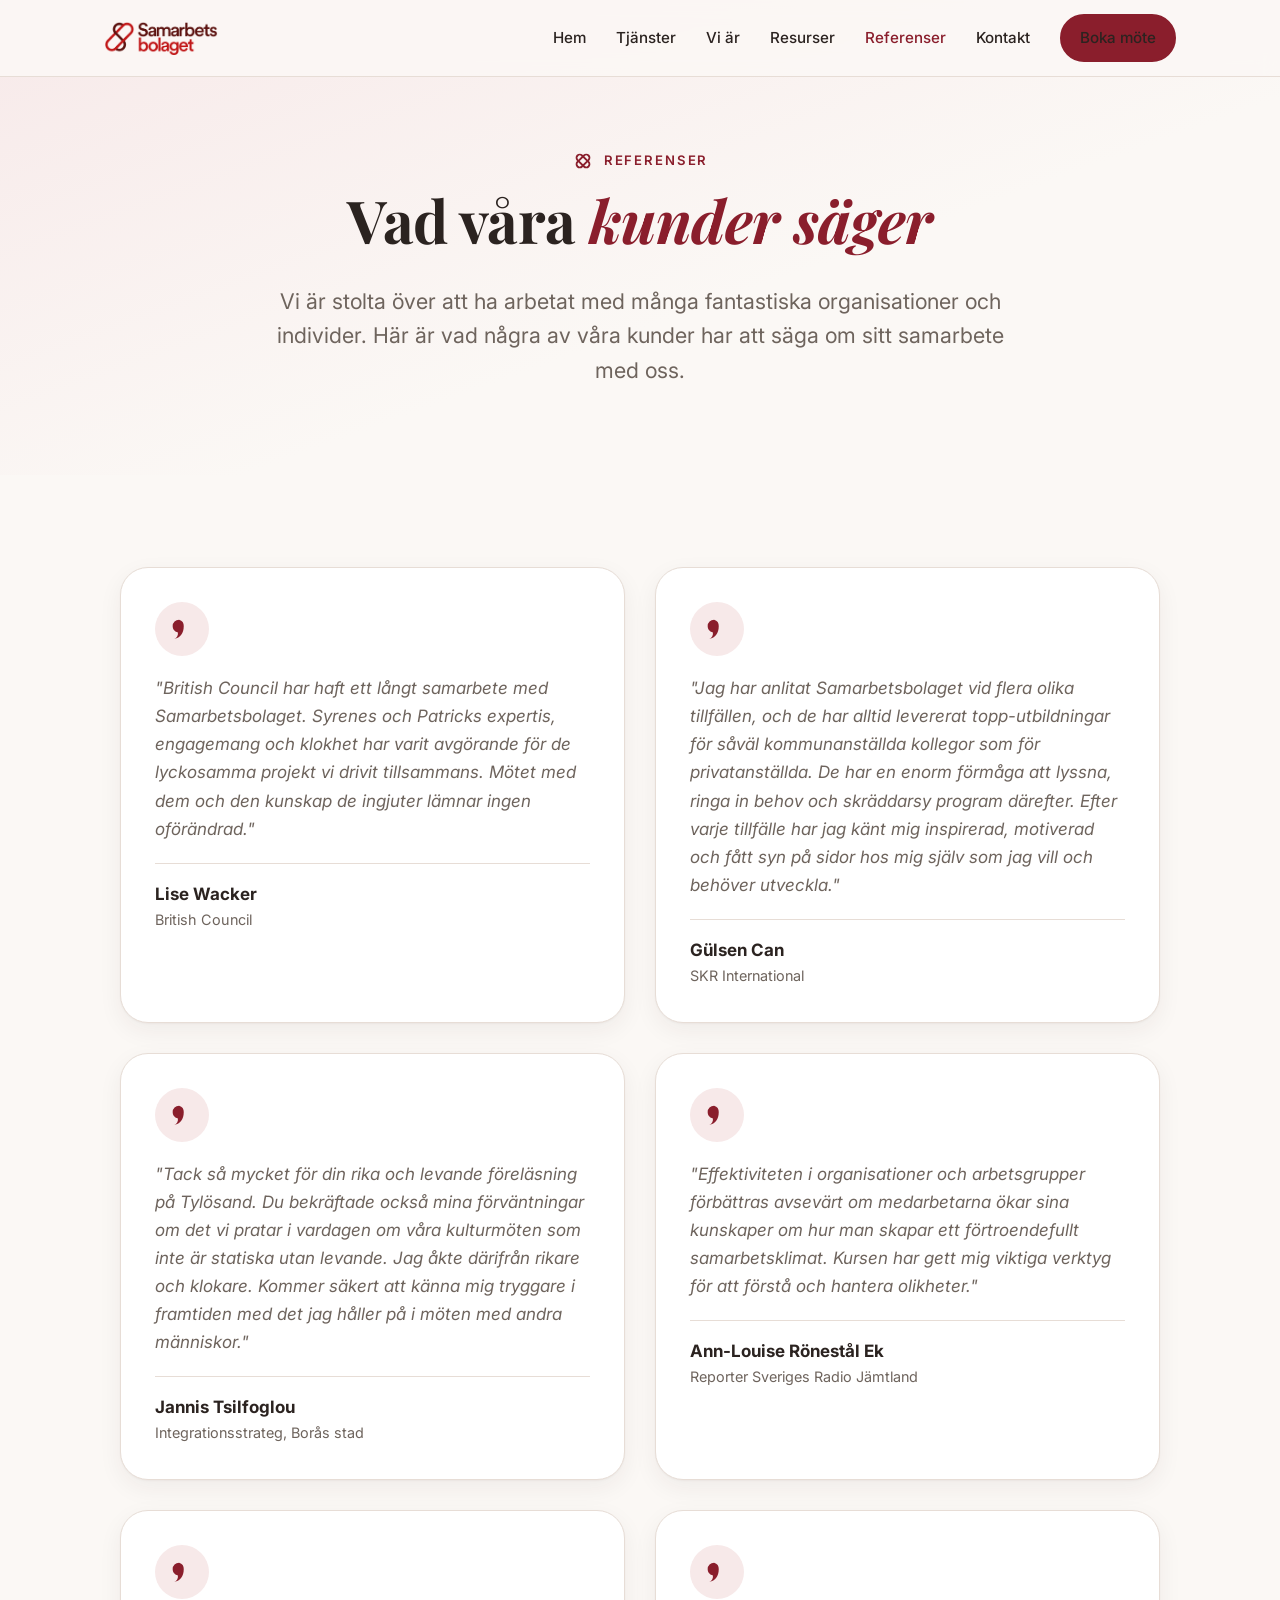
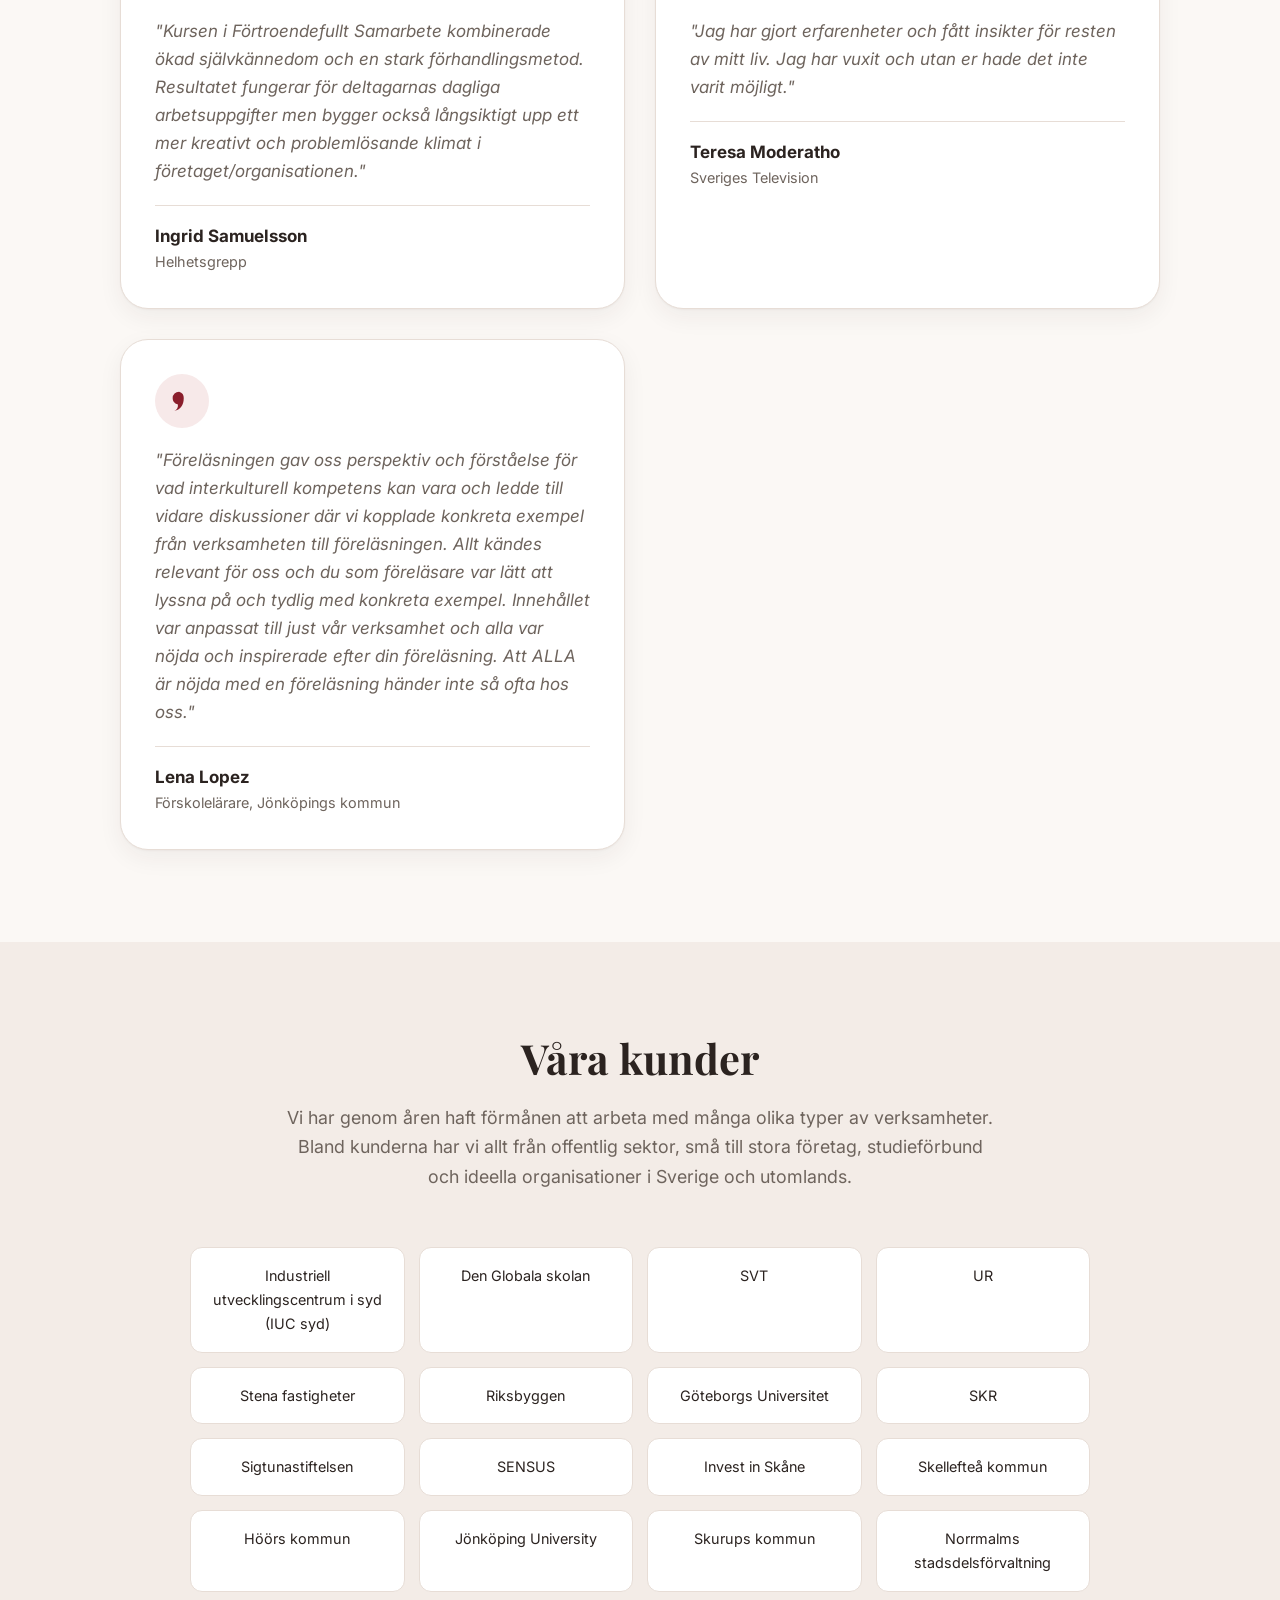
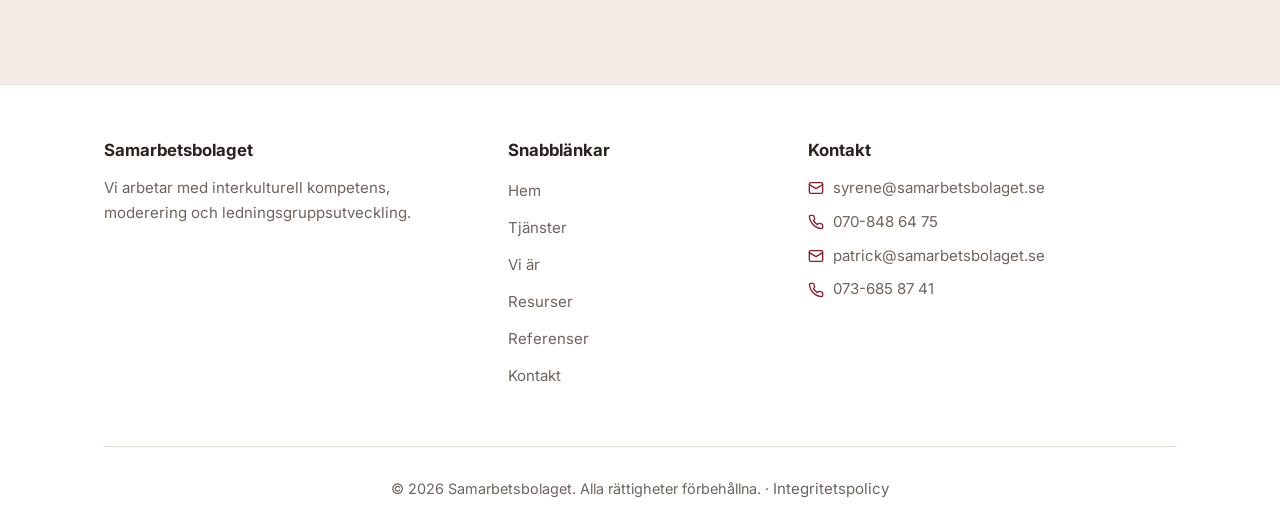
<file: referenser.html>
<!doctype html>
<html lang="sv">
<head>
  <meta charset="utf-8">
  <meta name="viewport" content="width=device-width, initial-scale=1">
  <title>Referenser – vad våra kunder säger | Samarbetsbolaget</title>
  <meta name="description" content="Omdömen från kunder inom offentlig sektor, näringsliv och idéburen sektor om utbildning och processledning med Samarbetsbolaget.">
  <link rel="canonical" href="https://samarbetsbolaget.se/referenser">
  <meta property="og:type" content="website">
  <meta property="og:title" content="Referenser | Samarbetsbolaget">
  <meta property="og:description" content="Vad våra kunder säger om samarbetet med Samarbetsbolaget.">
  <meta property="og:url" content="https://samarbetsbolaget.se/referenser">
  <meta property="og:image" content="https://samarbetsbolaget.se/og-share.jpg">
  <meta property="og:image:width" content="1200">
  <meta property="og:image:height" content="630">
  <meta property="og:image:alt" content="Samarbetsbolaget – interkulturell kompetens, processledning och moderering">
  <meta property="og:locale" content="sv_SE">
  <meta name="twitter:card" content="summary_large_image">
  <link rel="icon" type="image/png" href="logo.png">
  <link rel="apple-touch-icon" href="logo.png">
  <link rel="preconnect" href="https://fonts.googleapis.com">
  <link rel="preconnect" href="https://fonts.gstatic.com" crossorigin>
  <link href="https://fonts.googleapis.com/css2?family=Inter:wght@300;400;500;600;700&family=Playfair+Display:ital,wght@0,600;0,700;1,600&display=swap" rel="stylesheet">
  <link rel="stylesheet" href="style.css">
</head>
<body>

  <nav class="nav">
    <div class="container nav-inner">
      <a href="index.html" class="nav-logo" aria-label="Samarbetsbolaget – till startsidan">
        <img src="logo.png" alt="Samarbetsbolaget" width="2000" height="594">
      </a>
      <button class="nav-toggle" aria-label="Öppna meny" aria-expanded="false">
        <svg width="26" height="26" viewBox="0 0 24 24" fill="none" stroke="currentColor" stroke-width="2" stroke-linecap="round"><line x1="3" y1="6" x2="21" y2="6"/><line x1="3" y1="12" x2="21" y2="12"/><line x1="3" y1="18" x2="21" y2="18"/></svg>
      </button>
      <div class="nav-links">
        <a href="index.html">Hem</a>
        <a href="tjanster.html">Tjänster</a>
        <a href="vi-ar.html">Vi är</a>
        <a href="resurser.html">Resurser</a>
        <a href="referenser.html" class="active">Referenser</a>
        <a href="kontakt.html">Kontakt</a>
        <a href="kontakt.html" class="btn btn--sm">Boka möte</a>
      </div>
    </div>
  </nav>

  <header class="page-hero section--wash">
    <div class="container">
      <span class="eyebrow"><svg class="mark" viewBox="0 0 24 24" fill="none" aria-hidden="true"><rect x="3.5" y="8.5" width="17" height="7" rx="3.5" transform="rotate(45 12 12)" stroke="currentColor" stroke-width="2"/><rect x="3.5" y="8.5" width="17" height="7" rx="3.5" transform="rotate(-45 12 12)" stroke="currentColor" stroke-width="2"/></svg>Referenser</span>
      <h1>Vad våra <span>kunder säger</span></h1>
      <p class="lead">Vi är stolta över att ha arbetat med många fantastiska organisationer och individer. Här är vad några av våra kunder har att säga om sitt samarbete med oss.</p>
    </div>
  </header>

  <main class="section">
    <div class="container">
      <div class="quote-grid">

        <article class="quote-card">
          <div class="quote-mark"><svg viewBox="0 0 24 24" fill="currentColor"><path d="M9.5 4A5.5 5.5 0 0 0 4 9.5c0 3 2 5 4.5 5.5.3 3-1 4.5-3 5.5 5-1 8-4.5 8-11A5.5 5.5 0 0 0 9.5 4z"/></svg></div>
          <p class="quote-text">"British Council har haft ett långt samarbete med Samarbetsbolaget. Syrenes och Patricks expertis, engagemang och klokhet har varit avgörande för de lyckosamma projekt vi drivit tillsammans. Mötet med dem och den kunskap de ingjuter lämnar ingen oförändrad."</p>
          <div class="quote-by"><strong>Lise Wacker</strong><span>British Council</span></div>
        </article>

        <article class="quote-card">
          <div class="quote-mark"><svg viewBox="0 0 24 24" fill="currentColor"><path d="M9.5 4A5.5 5.5 0 0 0 4 9.5c0 3 2 5 4.5 5.5.3 3-1 4.5-3 5.5 5-1 8-4.5 8-11A5.5 5.5 0 0 0 9.5 4z"/></svg></div>
          <p class="quote-text">"Jag har anlitat Samarbetsbolaget vid flera olika tillfällen, och de har alltid levererat topp-utbildningar för såväl kommunanställda kollegor som för privatanställda. De har en enorm förmåga att lyssna, ringa in behov och skräddarsy program därefter. Efter varje tillfälle har jag känt mig inspirerad, motiverad och fått syn på sidor hos mig själv som jag vill och behöver utveckla."</p>
          <div class="quote-by"><strong>Gülsen Can</strong><span>SKR International</span></div>
        </article>

        <article class="quote-card">
          <div class="quote-mark"><svg viewBox="0 0 24 24" fill="currentColor"><path d="M9.5 4A5.5 5.5 0 0 0 4 9.5c0 3 2 5 4.5 5.5.3 3-1 4.5-3 5.5 5-1 8-4.5 8-11A5.5 5.5 0 0 0 9.5 4z"/></svg></div>
          <p class="quote-text">"Tack så mycket för din rika och levande föreläsning på Tylösand. Du bekräftade också mina förväntningar om det vi pratar i vardagen om våra kulturmöten som inte är statiska utan levande. Jag åkte därifrån rikare och klokare. Kommer säkert att känna mig tryggare i framtiden med det jag håller på i möten med andra människor."</p>
          <div class="quote-by"><strong>Jannis Tsilfoglou</strong><span>Integrationsstrateg, Borås stad</span></div>
        </article>

        <article class="quote-card">
          <div class="quote-mark"><svg viewBox="0 0 24 24" fill="currentColor"><path d="M9.5 4A5.5 5.5 0 0 0 4 9.5c0 3 2 5 4.5 5.5.3 3-1 4.5-3 5.5 5-1 8-4.5 8-11A5.5 5.5 0 0 0 9.5 4z"/></svg></div>
          <p class="quote-text">"Effektiviteten i organisationer och arbetsgrupper förbättras avsevärt om medarbetarna ökar sina kunskaper om hur man skapar ett förtroendefullt samarbetsklimat. Kursen har gett mig viktiga verktyg för att förstå och hantera olikheter."</p>
          <div class="quote-by"><strong>Ann-Louise Rönestål Ek</strong><span>Reporter Sveriges Radio Jämtland</span></div>
        </article>

        <article class="quote-card">
          <div class="quote-mark"><svg viewBox="0 0 24 24" fill="currentColor"><path d="M9.5 4A5.5 5.5 0 0 0 4 9.5c0 3 2 5 4.5 5.5.3 3-1 4.5-3 5.5 5-1 8-4.5 8-11A5.5 5.5 0 0 0 9.5 4z"/></svg></div>
          <p class="quote-text">"Kursen i Förtroendefullt Samarbete kombinerade ökad självkännedom och en stark förhandlingsmetod. Resultatet fungerar för deltagarnas dagliga arbetsuppgifter men bygger också långsiktigt upp ett mer kreativt och problemlösande klimat i företaget/organisationen."</p>
          <div class="quote-by"><strong>Ingrid Samuelsson</strong><span>Helhetsgrepp</span></div>
        </article>

        <article class="quote-card">
          <div class="quote-mark"><svg viewBox="0 0 24 24" fill="currentColor"><path d="M9.5 4A5.5 5.5 0 0 0 4 9.5c0 3 2 5 4.5 5.5.3 3-1 4.5-3 5.5 5-1 8-4.5 8-11A5.5 5.5 0 0 0 9.5 4z"/></svg></div>
          <p class="quote-text">"Jag har gjort erfarenheter och fått insikter för resten av mitt liv. Jag har vuxit och utan er hade det inte varit möjligt."</p>
          <div class="quote-by"><strong>Teresa Moderatho</strong><span>Sveriges Television</span></div>
        </article>

        <article class="quote-card">
          <div class="quote-mark"><svg viewBox="0 0 24 24" fill="currentColor"><path d="M9.5 4A5.5 5.5 0 0 0 4 9.5c0 3 2 5 4.5 5.5.3 3-1 4.5-3 5.5 5-1 8-4.5 8-11A5.5 5.5 0 0 0 9.5 4z"/></svg></div>
          <p class="quote-text">"Föreläsningen gav oss perspektiv och förståelse för vad interkulturell kompetens kan vara och ledde till vidare diskussioner där vi kopplade konkreta exempel från verksamheten till föreläsningen. Allt kändes relevant för oss och du som föreläsare var lätt att lyssna på och tydlig med konkreta exempel. Innehållet var anpassat till just vår verksamhet och alla var nöjda och inspirerade efter din föreläsning. Att ALLA är nöjda med en föreläsning händer inte så ofta hos oss."</p>
          <div class="quote-by"><strong>Lena Lopez</strong><span>Förskolelärare, Jönköpings kommun</span></div>
        </article>

      </div>
    </div>
  </main>

  <section class="section section--alt">
    <div class="container">
      <div class="section-head">
        <h2>Våra kunder</h2>
        <p>Vi har genom åren haft förmånen att arbeta med många olika typer av verksamheter. Bland kunderna har vi allt från offentlig sektor, små till stora företag, studieförbund och ideella organisationer i Sverige och utomlands.</p>
      </div>
      <div class="client-grid">
        <div class="client">Industriell utvecklingscentrum i syd (IUC syd)</div>
        <div class="client">Den Globala skolan</div>
        <div class="client">SVT</div>
        <div class="client">UR</div>
        <div class="client">Stena fastigheter</div>
        <div class="client">Riksbyggen</div>
        <div class="client">Göteborgs Universitet</div>
        <div class="client">SKR</div>
        <div class="client">Sigtunastiftelsen</div>
        <div class="client">SENSUS</div>
        <div class="client">Invest in Skåne</div>
        <div class="client">Skellefteå kommun</div>
        <div class="client">Höörs kommun</div>
        <div class="client">Jönköping University</div>
        <div class="client">Skurups kommun</div>
        <div class="client">Norrmalms stadsdelsförvaltning</div>
      </div>
    </div>
  </section>

  <footer class="footer">
    <div class="container">
      <div class="footer-grid">
        <div>
          <h4>Samarbetsbolaget</h4>
          <p>Vi arbetar med interkulturell kompetens, moderering och ledningsgruppsutveckling.</p>
        </div>
        <div>
          <h4>Snabblänkar</h4>
          <ul>
            <li><a href="index.html">Hem</a></li>
            <li><a href="tjanster.html">Tjänster</a></li>
            <li><a href="vi-ar.html">Vi är</a></li>
            <li><a href="resurser.html">Resurser</a></li>
            <li><a href="referenser.html">Referenser</a></li>
            <li><a href="kontakt.html">Kontakt</a></li>
          </ul>
        </div>
        <div>
          <h4>Kontakt</h4>
          <ul class="footer-contact">
            <li><svg viewBox="0 0 24 24" fill="none" stroke="currentColor" stroke-width="2" stroke-linecap="round" stroke-linejoin="round"><rect x="2" y="4" width="20" height="16" rx="2"/><path d="m22 7-10 6L2 7"/></svg><a href="mailto:syrene@samarbetsbolaget.se">syrene@samarbetsbolaget.se</a></li>
            <li><svg viewBox="0 0 24 24" fill="none" stroke="currentColor" stroke-width="2" stroke-linecap="round" stroke-linejoin="round"><path d="M22 16.92v3a2 2 0 0 1-2.18 2 19.79 19.79 0 0 1-8.63-3.07 19.5 19.5 0 0 1-6-6 19.79 19.79 0 0 1-3.07-8.67A2 2 0 0 1 4.11 2h3a2 2 0 0 1 2 1.72c.13.96.36 1.9.7 2.81a2 2 0 0 1-.45 2.11L8.09 9.91a16 16 0 0 0 6 6l1.27-1.27a2 2 0 0 1 2.11-.45c.9.34 1.85.57 2.81.7A2 2 0 0 1 22 16.92z"/></svg><a href="tel:+46708486475">070-848 64 75</a></li>
            <li><svg viewBox="0 0 24 24" fill="none" stroke="currentColor" stroke-width="2" stroke-linecap="round" stroke-linejoin="round"><rect x="2" y="4" width="20" height="16" rx="2"/><path d="m22 7-10 6L2 7"/></svg><a href="mailto:patrick@samarbetsbolaget.se">patrick@samarbetsbolaget.se</a></li>
            <li><svg viewBox="0 0 24 24" fill="none" stroke="currentColor" stroke-width="2" stroke-linecap="round" stroke-linejoin="round"><path d="M22 16.92v3a2 2 0 0 1-2.18 2 19.79 19.79 0 0 1-8.63-3.07 19.5 19.5 0 0 1-6-6 19.79 19.79 0 0 1-3.07-8.67A2 2 0 0 1 4.11 2h3a2 2 0 0 1 2 1.72c.13.96.36 1.9.7 2.81a2 2 0 0 1-.45 2.11L8.09 9.91a16 16 0 0 0 6 6l1.27-1.27a2 2 0 0 1 2.11-.45c.9.34 1.85.57 2.81.7A2 2 0 0 1 22 16.92z"/></svg><a href="tel:+46736858741">073-685 87 41</a></li>
          </ul>
        </div>
      </div>
      <div class="footer-bottom">© <span id="year">2026</span> Samarbetsbolaget. Alla rättigheter förbehållna. &middot; <a href="integritetspolicy.html">Integritetspolicy</a></div>
    </div>
  </footer>

  <script src="script.js"></script>
</body>
</html>
</file>
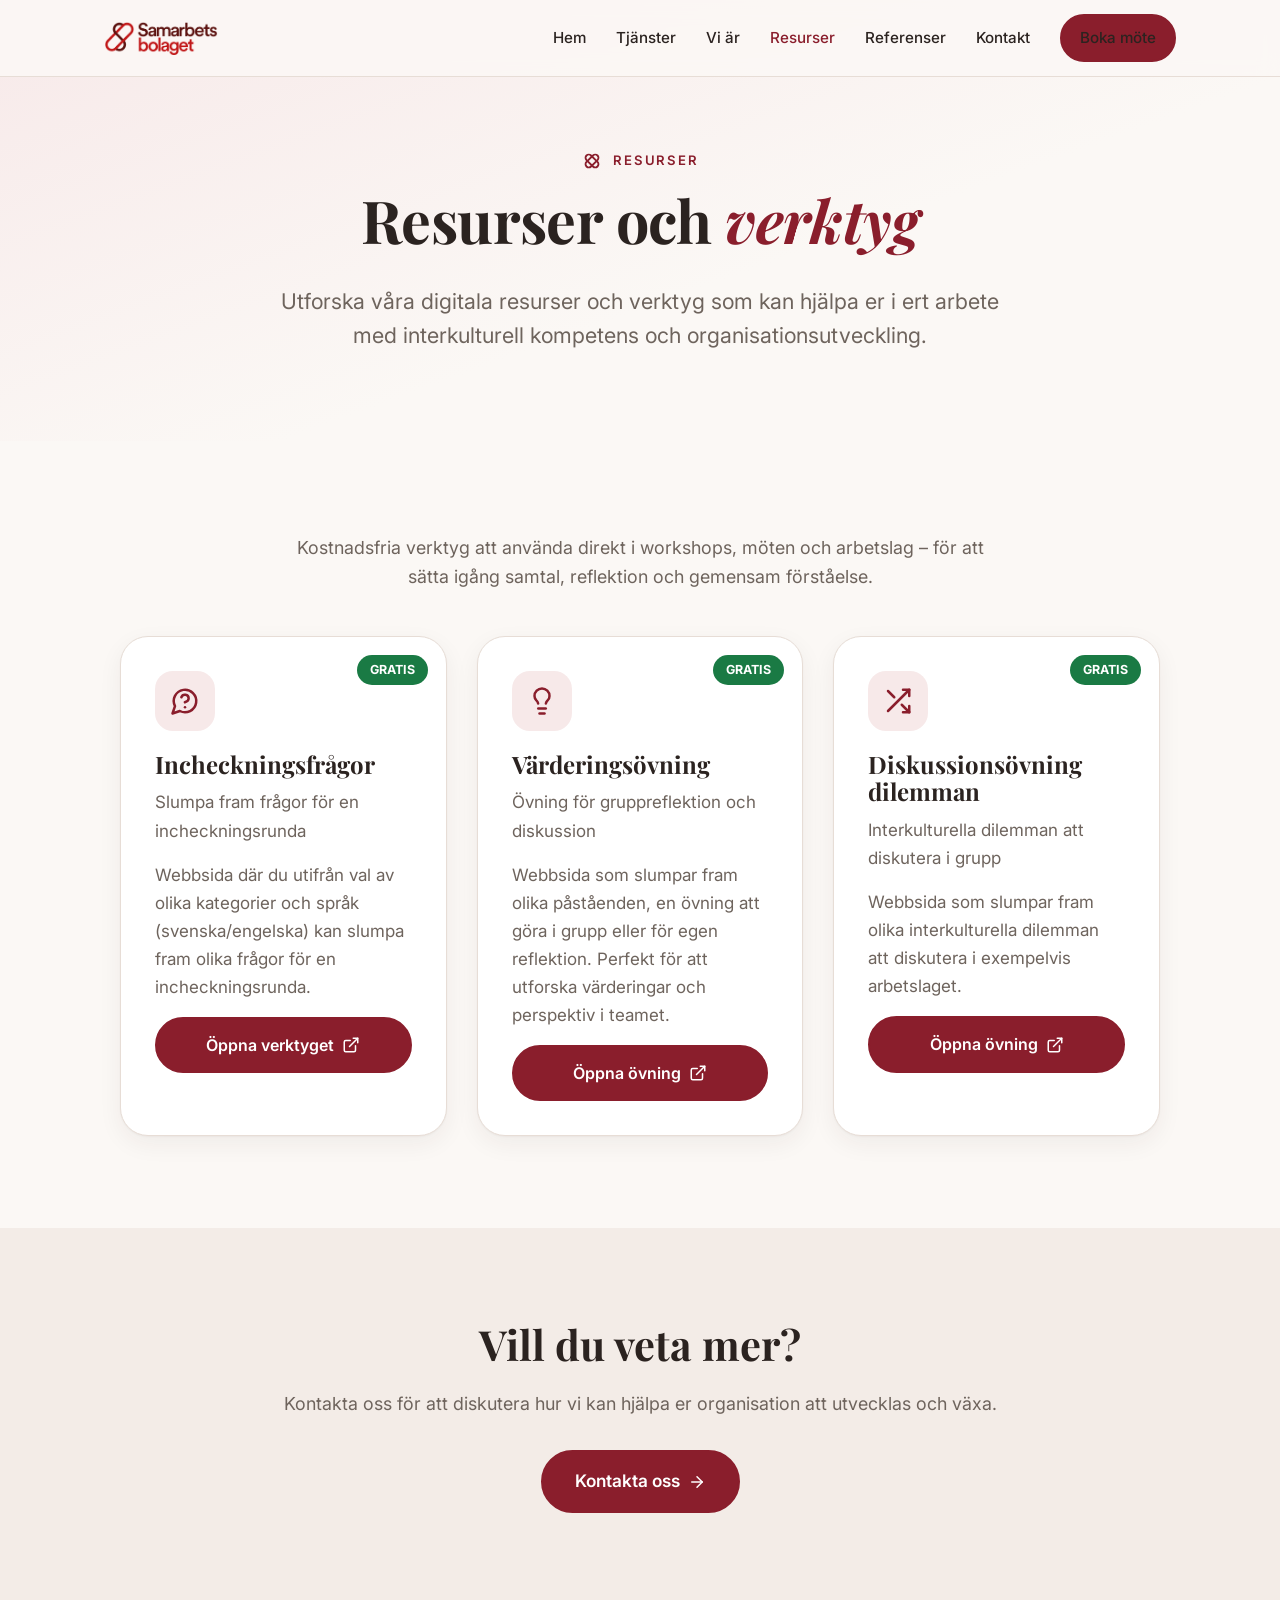
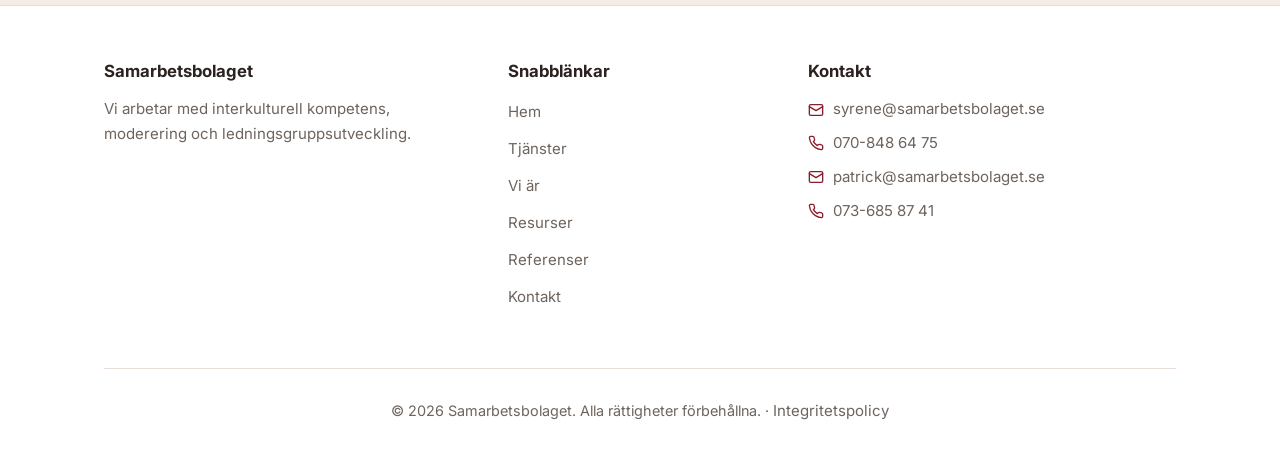
<file: resurser.html>
<!doctype html>
<html lang="sv">
<head>
  <meta charset="utf-8">
  <meta name="viewport" content="width=device-width, initial-scale=1">
  <title>Resurser och verktyg – interkulturell kompetens | Samarbetsbolaget</title>
  <meta name="description" content="Digitala resurser och gratis verktyg för arbete med interkulturell kompetens: incheckningsfrågor, värderingsövning och diskussionsövning med dilemman.">
  <link rel="canonical" href="https://samarbetsbolaget.se/resurser">
  <meta property="og:type" content="website">
  <meta property="og:title" content="Resurser och verktyg | Samarbetsbolaget">
  <meta property="og:description" content="Gratis digitala verktyg för interkulturell kompetens och organisationsutveckling.">
  <meta property="og:url" content="https://samarbetsbolaget.se/resurser">
  <meta property="og:image" content="https://samarbetsbolaget.se/og-share.jpg">
  <meta property="og:image:width" content="1200">
  <meta property="og:image:height" content="630">
  <meta property="og:image:alt" content="Samarbetsbolaget – interkulturell kompetens, processledning och moderering">
  <meta property="og:locale" content="sv_SE">
  <meta name="twitter:card" content="summary_large_image">
  <link rel="icon" type="image/png" href="logo.png">
  <link rel="apple-touch-icon" href="logo.png">
  <link rel="preconnect" href="https://fonts.googleapis.com">
  <link rel="preconnect" href="https://fonts.gstatic.com" crossorigin>
  <link href="https://fonts.googleapis.com/css2?family=Inter:wght@300;400;500;600;700&family=Playfair+Display:ital,wght@0,600;0,700;1,600&display=swap" rel="stylesheet">
  <link rel="stylesheet" href="style.css">
</head>
<body>

  <nav class="nav">
    <div class="container nav-inner">
      <a href="index.html" class="nav-logo" aria-label="Samarbetsbolaget – till startsidan">
        <img src="logo.png" alt="Samarbetsbolaget" width="2000" height="594">
      </a>
      <button class="nav-toggle" aria-label="Öppna meny" aria-expanded="false">
        <svg width="26" height="26" viewBox="0 0 24 24" fill="none" stroke="currentColor" stroke-width="2" stroke-linecap="round"><line x1="3" y1="6" x2="21" y2="6"/><line x1="3" y1="12" x2="21" y2="12"/><line x1="3" y1="18" x2="21" y2="18"/></svg>
      </button>
      <div class="nav-links">
        <a href="index.html">Hem</a>
        <a href="tjanster.html">Tjänster</a>
        <a href="vi-ar.html">Vi är</a>
        <a href="resurser.html" class="active">Resurser</a>
        <a href="referenser.html">Referenser</a>
        <a href="kontakt.html">Kontakt</a>
        <a href="kontakt.html" class="btn btn--sm">Boka möte</a>
      </div>
    </div>
  </nav>

  <header class="page-hero section--wash">
    <div class="container">
      <span class="eyebrow"><svg class="mark" viewBox="0 0 24 24" fill="none" aria-hidden="true"><rect x="3.5" y="8.5" width="17" height="7" rx="3.5" transform="rotate(45 12 12)" stroke="currentColor" stroke-width="2"/><rect x="3.5" y="8.5" width="17" height="7" rx="3.5" transform="rotate(-45 12 12)" stroke="currentColor" stroke-width="2"/></svg>Resurser</span>
      <h1>Resurser och <span>verktyg</span></h1>
      <p class="lead">Utforska våra digitala resurser och verktyg som kan hjälpa er i ert arbete med interkulturell kompetens och organisationsutveckling.</p>
    </div>
  </header>

  <main class="section">
    <div class="container">
      <div class="section-head" style="margin-bottom:44px;">
        <p>Kostnadsfria verktyg att använda direkt i workshops, möten och arbetslag – för att sätta igång samtal, reflektion och gemensam förståelse.</p>
      </div>
      <div class="grid grid-3" style="max-width:1040px;margin:0 auto;">

        <!-- Incheckningsfrågor -->
        <article class="card pos">
          <span class="badge badge--free">GRATIS</span>
          <div class="chip"><svg viewBox="0 0 24 24" fill="none" stroke="currentColor" stroke-width="2" stroke-linecap="round" stroke-linejoin="round"><path d="M7.9 20A9 9 0 1 0 4 16.1L2 22z"/><path d="M9.09 9a3 3 0 0 1 5.83 1c0 2-3 3-3 3"/><line x1="12" y1="17" x2="12" y2="17"/></svg></div>
          <h3>Incheckningsfrågor</h3>
          <p class="card-desc">Slumpa fram frågor för en incheckningsrunda</p>
          <p class="card-desc">Webbsida där du utifrån val av olika kategorier och språk (svenska/engelska) kan slumpa fram olika frågor för en incheckningsrunda.</p>
          <a href="https://checkinfragor.netlify.app/" target="_blank" rel="noopener noreferrer" class="btn" style="width:100%;justify-content:center;">Öppna verktyget
            <svg class="ico" viewBox="0 0 24 24" fill="none" stroke="currentColor" stroke-width="2" stroke-linecap="round" stroke-linejoin="round"><path d="M15 3h6v6"/><path d="M10 14 21 3"/><path d="M18 13v6a2 2 0 0 1-2 2H5a2 2 0 0 1-2-2V8a2 2 0 0 1 2-2h6"/></svg></a>
        </article>

        <!-- Värderingsövning -->
        <article class="card pos">
          <span class="badge badge--free">GRATIS</span>
          <div class="chip"><svg viewBox="0 0 24 24" fill="none" stroke="currentColor" stroke-width="2" stroke-linecap="round" stroke-linejoin="round"><path d="M9 18h6"/><path d="M10 22h4"/><path d="M15.09 14c.18-.98.65-1.74 1.41-2.5A4.65 4.65 0 0 0 18 8 6 6 0 0 0 6 8c0 1 .23 2.23 1.5 3.5A4.61 4.61 0 0 1 8.91 14"/></svg></div>
          <h3>Värderingsövning</h3>
          <p class="card-desc">Övning för gruppreflektion och diskussion</p>
          <p class="card-desc">Webbsida som slumpar fram olika påståenden, en övning att göra i grupp eller för egen reflektion. Perfekt för att utforska värderingar och perspektiv i teamet.</p>
          <a href="https://varderingskort.netlify.app/" target="_blank" rel="noopener noreferrer" class="btn" style="width:100%;justify-content:center;">Öppna övning
            <svg class="ico" viewBox="0 0 24 24" fill="none" stroke="currentColor" stroke-width="2" stroke-linecap="round" stroke-linejoin="round"><path d="M15 3h6v6"/><path d="M10 14 21 3"/><path d="M18 13v6a2 2 0 0 1-2 2H5a2 2 0 0 1-2-2V8a2 2 0 0 1 2-2h6"/></svg></a>
        </article>

        <!-- Diskussionsövning dilemman -->
        <article class="card pos">
          <span class="badge badge--free">GRATIS</span>
          <div class="chip"><svg viewBox="0 0 24 24" fill="none" stroke="currentColor" stroke-width="2" stroke-linecap="round" stroke-linejoin="round"><path d="M16 3h5v5"/><path d="M4 20 21 3"/><path d="M21 16v5h-5"/><path d="m15 15 6 6"/><path d="M4 4l5 5"/></svg></div>
          <h3>Diskussionsövning dilemman</h3>
          <p class="card-desc">Interkulturella dilemman att diskutera i grupp</p>
          <p class="card-desc">Webbsida som slumpar fram olika interkulturella dilemman att diskutera i exempelvis arbetslaget.</p>
          <a href="https://diskussionsspel.netlify.app/" target="_blank" rel="noopener noreferrer" class="btn" style="width:100%;justify-content:center;">Öppna övning
            <svg class="ico" viewBox="0 0 24 24" fill="none" stroke="currentColor" stroke-width="2" stroke-linecap="round" stroke-linejoin="round"><path d="M15 3h6v6"/><path d="M10 14 21 3"/><path d="M18 13v6a2 2 0 0 1-2 2H5a2 2 0 0 1-2-2V8a2 2 0 0 1 2-2h6"/></svg></a>
        </article>

      </div>
    </div>
  </main>

  <section class="section section--alt">
    <div class="container">
      <div class="section-head" style="margin-bottom:32px;">
        <h2>Vill du veta mer?</h2>
        <p>Kontakta oss för att diskutera hur vi kan hjälpa er organisation att utvecklas och växa.</p>
      </div>
      <div style="text-align:center;">
        <a href="kontakt.html" class="btn btn--lg">Kontakta oss
          <svg class="ico" viewBox="0 0 24 24" fill="none" stroke="currentColor" stroke-width="2" stroke-linecap="round" stroke-linejoin="round"><path d="M5 12h14"/><path d="m12 5 7 7-7 7"/></svg></a>
      </div>
    </div>
  </section>

  <footer class="footer">
    <div class="container">
      <div class="footer-grid">
        <div>
          <h4>Samarbetsbolaget</h4>
          <p>Vi arbetar med interkulturell kompetens, moderering och ledningsgruppsutveckling.</p>
        </div>
        <div>
          <h4>Snabblänkar</h4>
          <ul>
            <li><a href="index.html">Hem</a></li>
            <li><a href="tjanster.html">Tjänster</a></li>
            <li><a href="vi-ar.html">Vi är</a></li>
            <li><a href="resurser.html">Resurser</a></li>
            <li><a href="referenser.html">Referenser</a></li>
            <li><a href="kontakt.html">Kontakt</a></li>
          </ul>
        </div>
        <div>
          <h4>Kontakt</h4>
          <ul class="footer-contact">
            <li><svg viewBox="0 0 24 24" fill="none" stroke="currentColor" stroke-width="2" stroke-linecap="round" stroke-linejoin="round"><rect x="2" y="4" width="20" height="16" rx="2"/><path d="m22 7-10 6L2 7"/></svg><a href="mailto:syrene@samarbetsbolaget.se">syrene@samarbetsbolaget.se</a></li>
            <li><svg viewBox="0 0 24 24" fill="none" stroke="currentColor" stroke-width="2" stroke-linecap="round" stroke-linejoin="round"><path d="M22 16.92v3a2 2 0 0 1-2.18 2 19.79 19.79 0 0 1-8.63-3.07 19.5 19.5 0 0 1-6-6 19.79 19.79 0 0 1-3.07-8.67A2 2 0 0 1 4.11 2h3a2 2 0 0 1 2 1.72c.13.96.36 1.9.7 2.81a2 2 0 0 1-.45 2.11L8.09 9.91a16 16 0 0 0 6 6l1.27-1.27a2 2 0 0 1 2.11-.45c.9.34 1.85.57 2.81.7A2 2 0 0 1 22 16.92z"/></svg><a href="tel:+46708486475">070-848 64 75</a></li>
            <li><svg viewBox="0 0 24 24" fill="none" stroke="currentColor" stroke-width="2" stroke-linecap="round" stroke-linejoin="round"><rect x="2" y="4" width="20" height="16" rx="2"/><path d="m22 7-10 6L2 7"/></svg><a href="mailto:patrick@samarbetsbolaget.se">patrick@samarbetsbolaget.se</a></li>
            <li><svg viewBox="0 0 24 24" fill="none" stroke="currentColor" stroke-width="2" stroke-linecap="round" stroke-linejoin="round"><path d="M22 16.92v3a2 2 0 0 1-2.18 2 19.79 19.79 0 0 1-8.63-3.07 19.5 19.5 0 0 1-6-6 19.79 19.79 0 0 1-3.07-8.67A2 2 0 0 1 4.11 2h3a2 2 0 0 1 2 1.72c.13.96.36 1.9.7 2.81a2 2 0 0 1-.45 2.11L8.09 9.91a16 16 0 0 0 6 6l1.27-1.27a2 2 0 0 1 2.11-.45c.9.34 1.85.57 2.81.7A2 2 0 0 1 22 16.92z"/></svg><a href="tel:+46736858741">073-685 87 41</a></li>
          </ul>
        </div>
      </div>
      <div class="footer-bottom">© <span id="year">2026</span> Samarbetsbolaget. Alla rättigheter förbehållna. &middot; <a href="integritetspolicy.html">Integritetspolicy</a></div>
    </div>
  </footer>

  <script src="script.js"></script>
</body>
</html>
</file>
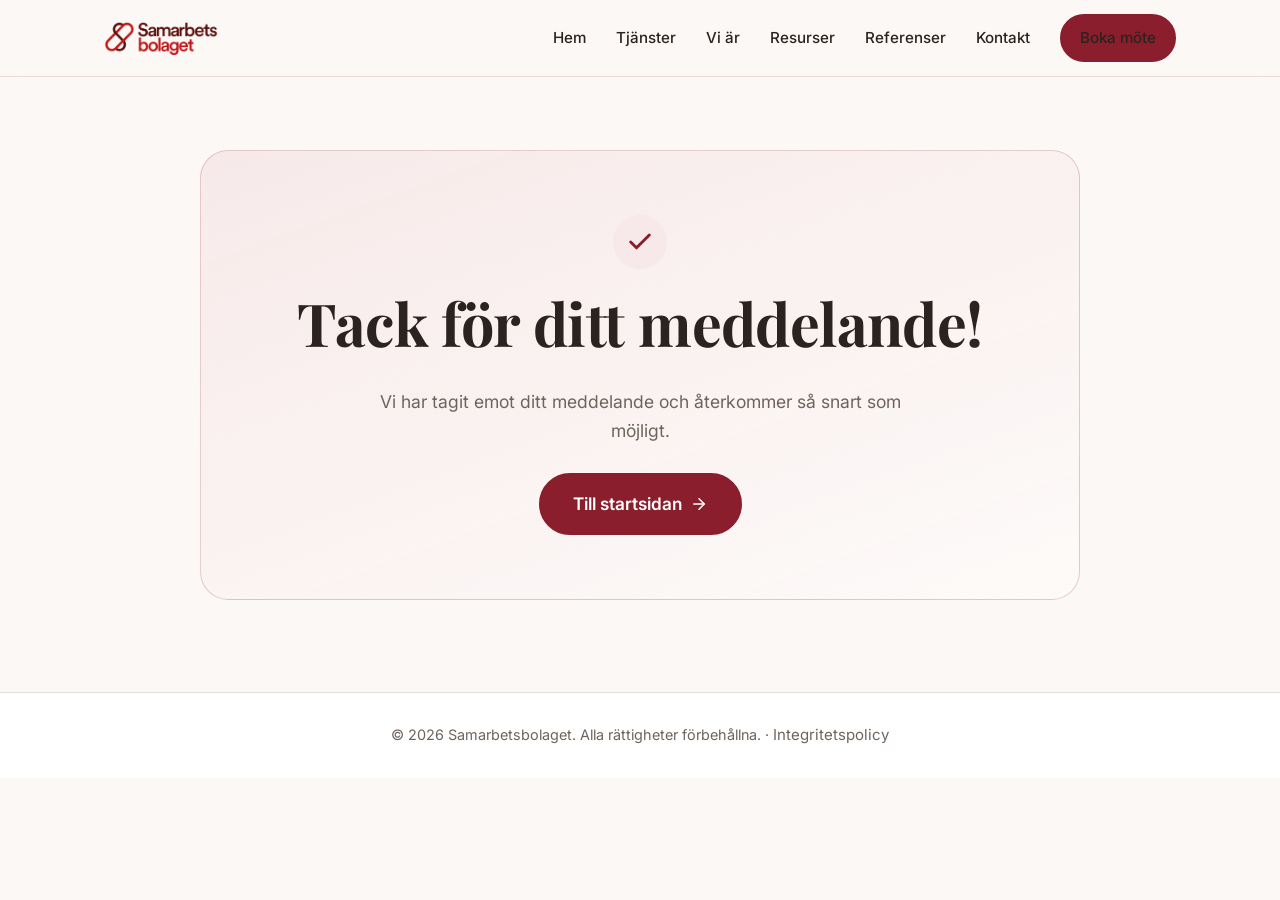
<file: tack.html>
<!doctype html>
<html lang="sv">
<head>
  <meta charset="utf-8">
  <meta name="viewport" content="width=device-width, initial-scale=1">
  <title>Tack för ditt meddelande | Samarbetsbolaget</title>
  <meta name="description" content="Tack för ditt meddelande till Samarbetsbolaget. Vi återkommer så snart som möjligt.">
  <meta name="robots" content="noindex">
  <link rel="canonical" href="https://samarbetsbolaget.se/tack">
  <link rel="icon" type="image/png" href="logo.png">
  <link rel="apple-touch-icon" href="logo.png">
  <link rel="preconnect" href="https://fonts.googleapis.com">
  <link rel="preconnect" href="https://fonts.gstatic.com" crossorigin>
  <link href="https://fonts.googleapis.com/css2?family=Inter:wght@300;400;500;600;700&family=Playfair+Display:ital,wght@0,600;0,700;1,600&display=swap" rel="stylesheet">
  <link rel="stylesheet" href="style.css">
</head>
<body>

  <nav class="nav">
    <div class="container nav-inner">
      <a href="index.html" class="nav-logo" aria-label="Samarbetsbolaget – till startsidan">
        <img src="logo.png" alt="Samarbetsbolaget" width="2000" height="594">
      </a>
      <button class="nav-toggle" aria-label="Öppna meny" aria-expanded="false">
        <svg width="26" height="26" viewBox="0 0 24 24" fill="none" stroke="currentColor" stroke-width="2" stroke-linecap="round"><line x1="3" y1="6" x2="21" y2="6"/><line x1="3" y1="12" x2="21" y2="12"/><line x1="3" y1="18" x2="21" y2="18"/></svg>
      </button>
      <div class="nav-links">
        <a href="index.html">Hem</a>
        <a href="tjanster.html">Tjänster</a>
        <a href="vi-ar.html">Vi är</a>
        <a href="resurser.html">Resurser</a>
        <a href="referenser.html">Referenser</a>
        <a href="kontakt.html">Kontakt</a>
        <a href="kontakt.html" class="btn btn--sm">Boka möte</a>
      </div>
    </div>
  </nav>

  <main class="section" style="padding-top:150px;">
    <div class="container">
      <div class="cta">
        <div class="quote-mark" style="margin:0 auto 20px;"><svg viewBox="0 0 24 24" fill="none" stroke="currentColor" stroke-width="2.5" stroke-linecap="round" stroke-linejoin="round"><path d="M20 6 9 17l-5-5"/></svg></div>
        <h1>Tack för ditt meddelande!</h1>
        <p>Vi har tagit emot ditt meddelande och återkommer så snart som möjligt.</p>
        <a href="index.html" class="btn btn--lg">Till startsidan
          <svg class="ico" viewBox="0 0 24 24" fill="none" stroke="currentColor" stroke-width="2" stroke-linecap="round" stroke-linejoin="round"><path d="M5 12h14"/><path d="m12 5 7 7-7 7"/></svg></a>
      </div>
    </div>
  </main>

  <footer class="footer">
    <div class="container">
      <div class="footer-bottom" style="border-top:0;margin-top:0;">© <span id="year">2026</span> Samarbetsbolaget. Alla rättigheter förbehållna. &middot; <a href="integritetspolicy.html">Integritetspolicy</a></div>
    </div>
  </footer>

  <script src="script.js"></script>
</body>
</html>
</file>
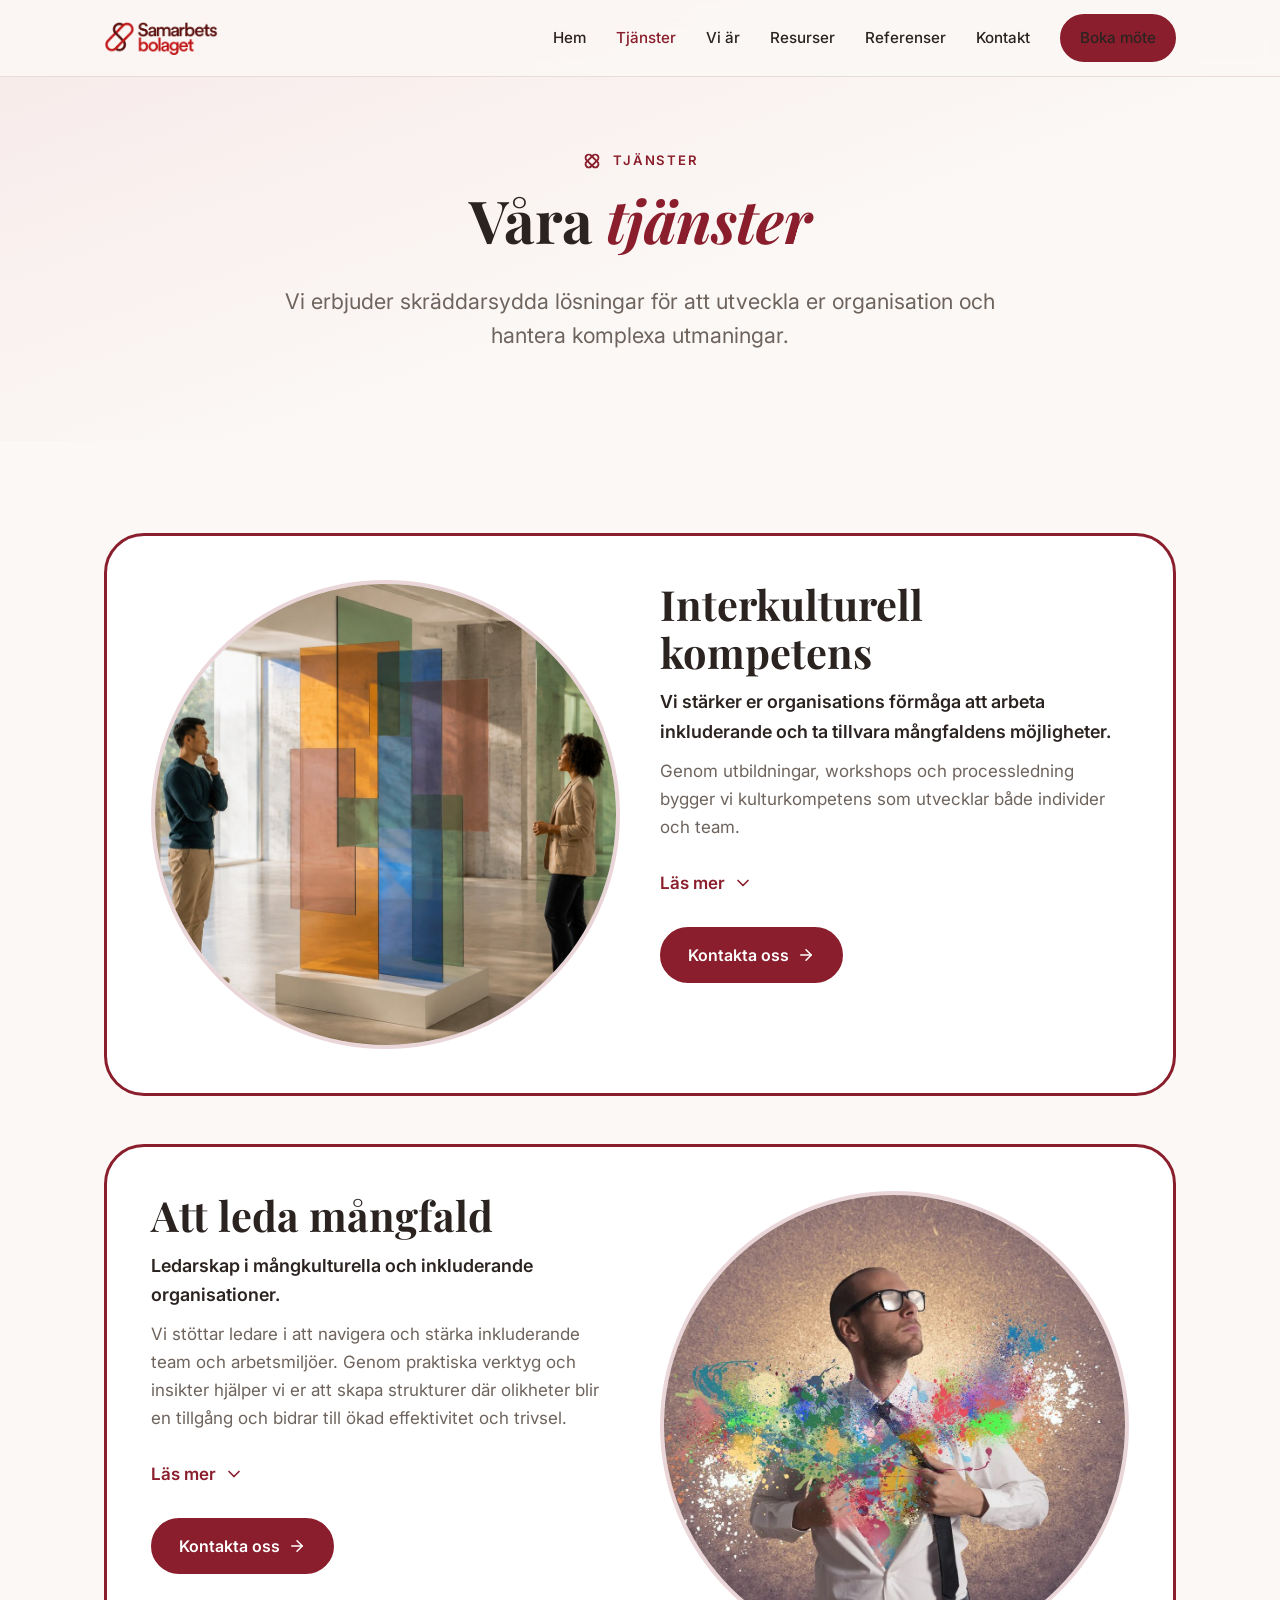
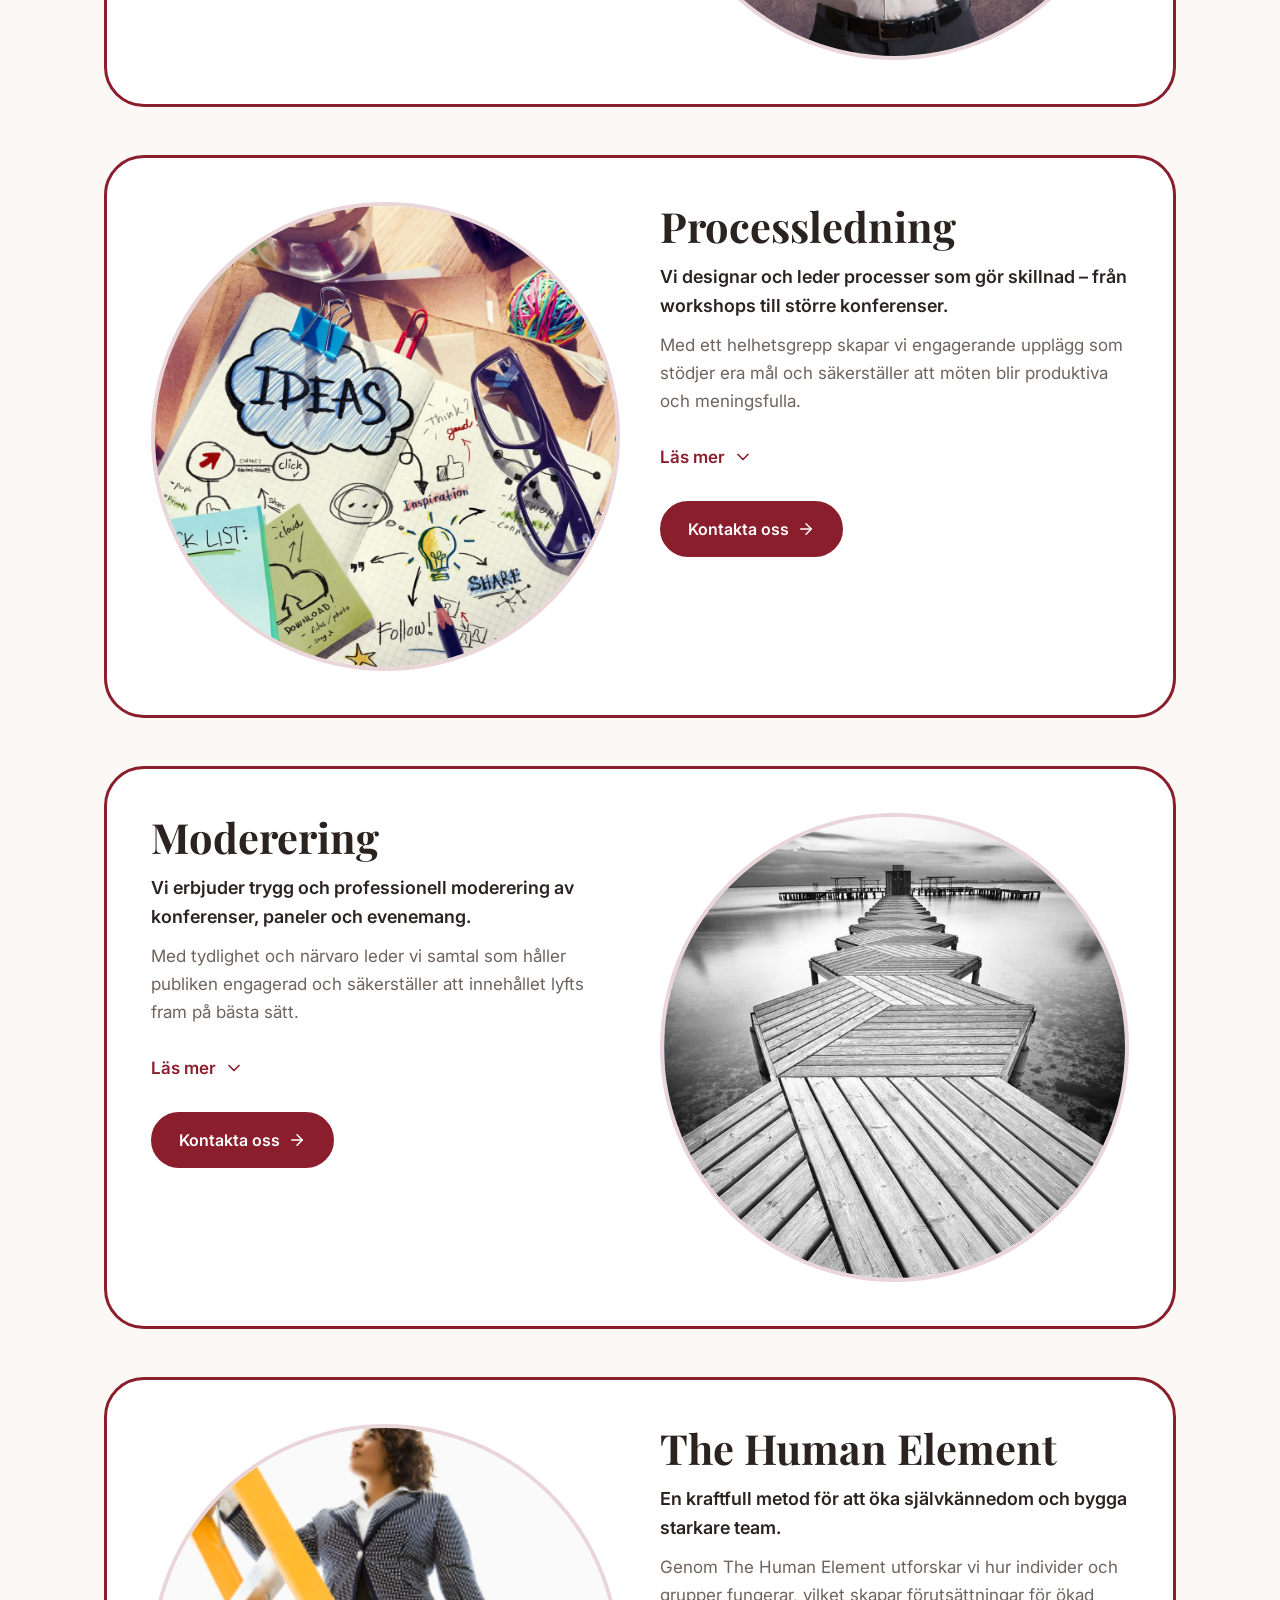
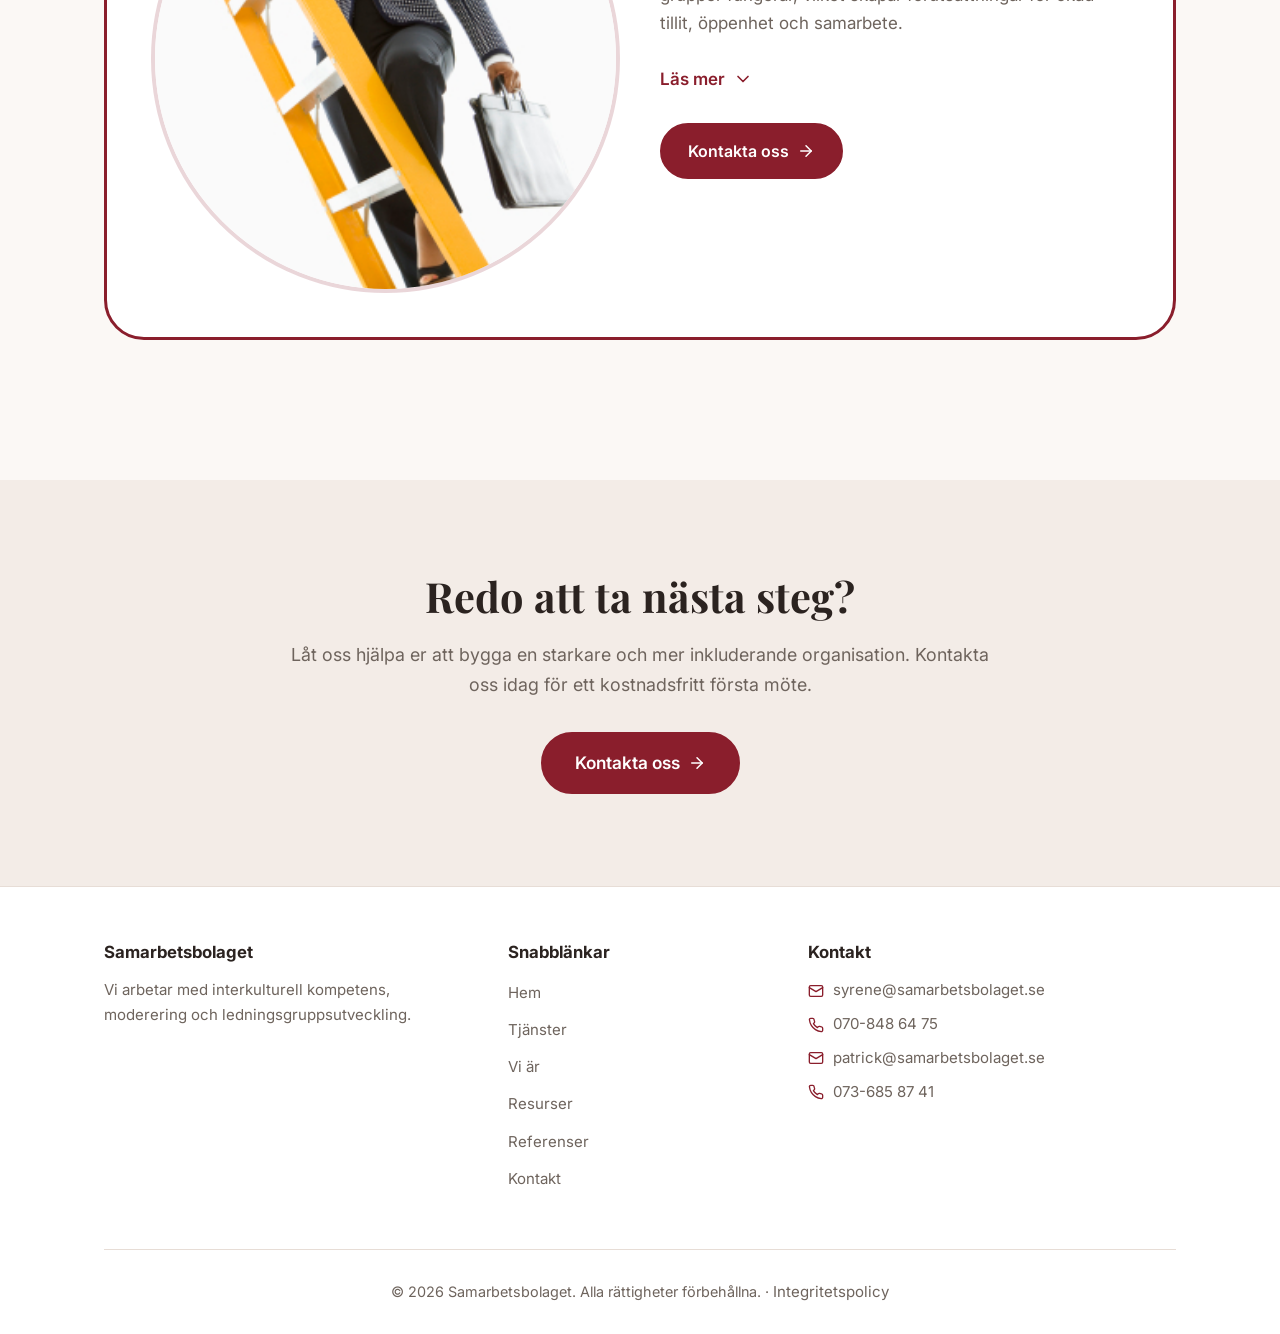
<file: tjanster.html>
<!doctype html>
<html lang="sv">
<head>
  <meta charset="utf-8">
  <meta name="viewport" content="width=device-width, initial-scale=1">
  <title>Tjänster – interkulturell kompetens, ledarskap, processledning och moderering | Samarbetsbolaget</title>
  <meta name="description" content="Utbildning och stöd inom interkulturell kompetens, att leda mångfald, processledning, moderering och The Human Element. Skräddarsydda upplägg för organisationer.">
  <link rel="canonical" href="https://samarbetsbolaget.se/tjanster">
  <meta property="og:type" content="website">
  <meta property="og:title" content="Våra tjänster | Samarbetsbolaget">
  <meta property="og:description" content="Interkulturell kompetens, att leda mångfald, processledning, moderering och The Human Element.">
  <meta property="og:url" content="https://samarbetsbolaget.se/tjanster">
  <meta property="og:image" content="https://samarbetsbolaget.se/og-share.jpg">
  <meta property="og:image:width" content="1200">
  <meta property="og:image:height" content="630">
  <meta property="og:image:alt" content="Samarbetsbolaget – interkulturell kompetens, processledning och moderering">
  <meta property="og:locale" content="sv_SE">
  <meta name="twitter:card" content="summary_large_image">
  <link rel="icon" type="image/png" href="logo.png">
  <link rel="apple-touch-icon" href="logo.png">
  <link rel="preconnect" href="https://fonts.googleapis.com">
  <link rel="preconnect" href="https://fonts.gstatic.com" crossorigin>
  <link href="https://fonts.googleapis.com/css2?family=Inter:wght@300;400;500;600;700&family=Playfair+Display:ital,wght@0,600;0,700;1,600&display=swap" rel="stylesheet">
  <link rel="stylesheet" href="style.css">
</head>
<body>

  <nav class="nav">
    <div class="container nav-inner">
      <a href="index.html" class="nav-logo" aria-label="Samarbetsbolaget – till startsidan">
        <img src="logo.png" alt="Samarbetsbolaget" width="2000" height="594">
      </a>
      <button class="nav-toggle" aria-label="Öppna meny" aria-expanded="false">
        <svg width="26" height="26" viewBox="0 0 24 24" fill="none" stroke="currentColor" stroke-width="2" stroke-linecap="round"><line x1="3" y1="6" x2="21" y2="6"/><line x1="3" y1="12" x2="21" y2="12"/><line x1="3" y1="18" x2="21" y2="18"/></svg>
      </button>
      <div class="nav-links">
        <a href="index.html">Hem</a>
        <a href="tjanster.html" class="active">Tjänster</a>
        <a href="vi-ar.html">Vi är</a>
        <a href="resurser.html">Resurser</a>
        <a href="referenser.html">Referenser</a>
        <a href="kontakt.html">Kontakt</a>
        <a href="kontakt.html" class="btn btn--sm">Boka möte</a>
      </div>
    </div>
  </nav>

  <header class="page-hero section--wash">
    <div class="container">
      <span class="eyebrow"><svg class="mark" viewBox="0 0 24 24" fill="none" aria-hidden="true"><rect x="3.5" y="8.5" width="17" height="7" rx="3.5" transform="rotate(45 12 12)" stroke="currentColor" stroke-width="2"/><rect x="3.5" y="8.5" width="17" height="7" rx="3.5" transform="rotate(-45 12 12)" stroke="currentColor" stroke-width="2"/></svg>Tjänster</span>
      <h1>Våra <span>tjänster</span></h1>
      <p class="lead">Vi erbjuder skräddarsydda lösningar för att utveckla er organisation och hantera komplexa utmaningar.</p>
    </div>
  </header>

  <main class="section">
    <div class="container">

      <!-- 1. Interkulturell kompetens -->
      <section class="service">
        <div class="service-row">
          <div class="service-media"><img src="interkulturell-kompetens.jpg" alt="Interkulturell kompetens"></div>
          <div>
            <h2>Interkulturell kompetens</h2>
            <p class="service-tagline">Vi stärker er organisations förmåga att arbeta inkluderande och ta tillvara mångfaldens möjligheter.</p>
            <p class="service-desc">Genom utbildningar, workshops och processledning bygger vi kulturkompetens som utvecklar både individer och team.</p>
            <details class="more">
              <summary><span class="label-open">Läs mer</span><span class="label-close">Läs mindre</span>
                <svg class="chev" viewBox="0 0 24 24" fill="none" stroke="currentColor" stroke-width="2" stroke-linecap="round" stroke-linejoin="round"><path d="m6 9 6 6 6-6"/></svg>
              </summary>
              <div class="more-body">
                <p style="font-weight:600;color:var(--ink);font-size:1.1rem;">Du ser inte världen som den är, du ser den som du är.</p>
                <p>Det är utgångspunkten för vårt arbete med interkulturell kompetens. Fokus ligger mindre på att lära sig "hur andra är" och mer på att förstå hur våra egna erfarenheter, värderingar och tolkningsramar påverkar relationer, beslut och samarbete i vardagen.</p>
                <p>Insatserna kan ha olika form och omfattning – från inspirationsföreläsningar på cirka 60 minuter till utbildningar som löper över en eller flera dagar. Oavsett format är uppläggen delvis interaktiva och anpassas efter verksamhetens behov och förutsättningar.</p>

                <h4><span class="dot">●</span> En modell som ger struktur och riktning</h4>
                <p>Alla utbildningar och föreläsningar bygger på modellen <strong>Sex steg för interkulturell kompetens</strong>, som har använts och vidareutvecklats i utbildningssammanhang sedan 2015. Modellen fungerar som ett tydligt skelett genom hela genomförandet och ger deltagarna en röd tråd från start till mål.</p>
                <ol>
                  <li><strong>1. Självkännedom</strong> – Detta är min sanning<br><span class="sub">Vi börjar med att synliggöra våra egna glasögon: vad tar jag för givet och hur påverkar det hur jag tolkar andra?</span></li>
                  <li><strong>2. Perspektivmedvetenhet</strong> – Min sanning är inte sanningen<br><span class="sub">Insikten om att andra ser världen genom andra filter, som kan vara lika rimliga som mina egna.</span></li>
                  <li><strong>3. Nyfikenhet</strong> – Jag är intresserad av din sanning<br><span class="sub">Ett aktivt och respektfullt förhållningssätt där frågor, lyssnande och möten står i centrum.</span></li>
                  <li><strong>4. Kunskap och färdigheter</strong><br><span class="sub">Förståelse för kultur som begrepp, kulturella skillnader och likheter, samt praktiska verktyg för kommunikation och samarbete.</span></li>
                  <li><strong>5. Erfarenhet</strong><br><span class="sub">Arbete med verkliga situationer, friktion och värdekonflikter – hur de uppstår och hur de kan hanteras professionellt.</span></li>
                  <li><strong>6. Reflektion</strong><br><span class="sub">Gemensam och individuell reflektion som en del av ett livslångt lärande, där erfarenheter omsätts till insikter.</span></li>
                </ol>
                <p>Varje steg innehåller relevanta begrepp, övningar och diskussionsfrågor. Modellen byggs successivt under utbildningen och gör innehållet både lätt att följa och lätt att ta med sig tillbaka till vardagen.</p>

                <h4><span class="dot">●</span> Innehåll utan pekpinnar</h4>
                <p>Våra insatser bygger inte på förmaningar eller enkla svar. I stället utgår vi från nyfikenhet, igenkänning och viljan att förstå det som är annorlunda. Humor och allvar blandas för att skapa engagemang även i frågor som kan upplevas som känsliga eller komplexa.</p>
                <p>Vanliga teman i utbildningarna är bland annat:</p>
                <ul>
                  <li>Migration och demografi i Sverige</li>
                  <li>Kultur, etnocentrism, fördomar och normer</li>
                  <li>Det personliga förhållningssättet i kulturmöten</li>
                  <li>Att växa upp i Sverige med rötter i olika delar av världen</li>
                  <li>Kulturkrockar, värdekonflikter och strategier för att hantera dem</li>
                  <li>Ledarskap och samarbete i kulturellt mångfaldiga arbetsgrupper</li>
                </ul>

                <h4><span class="dot">●</span> För vem och med vilket mål</h4>
                <p>Upplägget riktar sig till organisationer som vill stärka medarbetares eller ledares förmåga att arbeta i mångfacetterade miljöer. Vanliga uppdragsgivare är kommuner och myndigheter, utbildningsverksamheter samt idéburen sektor.</p>
                <p>Målet är att deltagarna ska:</p>
                <ul>
                  <li>Känna större trygghet i kulturmöten</li>
                  <li>Få ett gemensamt språk för att prata om svåra frågor</li>
                  <li>Öka medvetenheten om hur den egna bakgrunden påverkar samarbetet</li>
                  <li>Få konkreta strategier för att förebygga och hantera motsättningar</li>
                </ul>
                <p style="font-size:.95rem;font-style:italic;">Vill du veta hur ett upplägg kan se ut hos er är du välkommen till en kostnadsfri konsultation. Kontakta oss via telefon eller e-post genom sidan kontakt.</p>
              </div>
            </details>
            <a href="kontakt.html" class="btn">Kontakta oss
              <svg class="ico" viewBox="0 0 24 24" fill="none" stroke="currentColor" stroke-width="2" stroke-linecap="round" stroke-linejoin="round"><path d="M5 12h14"/><path d="m12 5 7 7-7 7"/></svg></a>
          </div>
        </div>
      </section>

      <!-- 2. Att leda mångfald -->
      <section class="service rev">
        <div class="service-row">
          <div class="service-media"><img src="diversity-leader.jpg" alt="Att leda mångfald"></div>
          <div>
            <h2>Att leda mångfald</h2>
            <p class="service-tagline">Ledarskap i mångkulturella och inkluderande organisationer.</p>
            <p class="service-desc">Vi stöttar ledare i att navigera och stärka inkluderande team och arbetsmiljöer. Genom praktiska verktyg och insikter hjälper vi er att skapa strukturer där olikheter blir en tillgång och bidrar till ökad effektivitet och trivsel.</p>
            <details class="more">
              <summary><span class="label-open">Läs mer</span><span class="label-close">Läs mindre</span>
                <svg class="chev" viewBox="0 0 24 24" fill="none" stroke="currentColor" stroke-width="2" stroke-linecap="round" stroke-linejoin="round"><path d="m6 9 6 6 6-6"/></svg>
              </summary>
              <div class="more-body">
                <p style="font-weight:600;color:var(--ink);font-size:1.1rem;">Ledarskap i mångkulturella och inkluderande organisationer</p>
                <p>Att leda i organisationer präglade av kulturell mångfald ställer särskilda krav på ledarskapet. Olikheter kan vara en stark resurs, men utan rätt förhållningssätt riskerar de att skapa missförstånd, friktion och utanförskap. Den här endagsutbildningen ger ledare stöd i att navigera komplexa kulturmöten och i att bygga inkluderande arbetsmiljöer där olika perspektiv bidrar till både trivsel och resultat.</p>
                <p>Utbildningen tar sin utgångspunkt i att interkulturell kompetens inte handlar om att ha alla svar, utan om hur du som ledare agerar, kommunicerar och sätter ramarna för samarbete. Små signaler i vardagen får ofta stor betydelse för hur trygga, delaktiga och engagerade medarbetare upplever sig vara.</p>

                <h4><span class="dot">●</span> Ett interkulturellt ledarskap i praktiken</h4>
                <p>Under dagen arbetar vi med hur ett interkulturellt förhållningssätt kan omsättas i det dagliga ledarskapet. Fokus ligger på självkännedom, perspektivmedvetenhet och förmågan att anpassa ledarskapet till olika sammanhang utan att tumma på tydlighet eller professionalism.</p>
                <p>Utbildningen bygger på modellen <strong>Sex steg för interkulturell kompetens</strong>, som är vår grundmodell för hur vi arbetar med frågor som rör kulturmöten, perspektiv och samspel. I detta upplägg är modellen särskilt anpassad för ett ledarperspektiv, med fokus på ledarskapets roll, ansvar och handlingsutrymme i mångkulturella och inkluderande organisationer. Teoretiska perspektiv varvas med praktiska övningar, reflektion och arbete med deltagarnas egna exempel från den egna ledarvardagen.</p>

                <h4><span class="dot">●</span> Innehåll och upplägg</h4>
                <p>Dagen är uppdelad i tydliga block som tillsammans ger både förståelse och konkreta verktyg:</p>
                <ul>
                  <li>Aktuella demografiska och migrationsrelaterade trender i Sverige</li>
                  <li>Vad interkulturell kompetens är och varför den är central i ledarskapet</li>
                  <li>Självkännedom, perspektivmedvetenhet och kommunikation i kulturmöten</li>
                  <li>Svensk kultur i internationell jämförelse, med fokus på arbetsliv och ledarskap</li>
                  <li>Kulturkrockar och värdekonflikter – hur de uppstår och hur de kan hanteras</li>
                  <li>Ledarens ansvar för inkludering, tillit och sammanhållning i teamet</li>
                </ul>
                <p>Arbetet sker genom föreläsning, dialog, reflektionsövningar och case baserade på deltagarnas egen yrkesvardag.</p>

                <h4><span class="dot">●</span> Efter utbildningen</h4>
                <p>Efter dagen har du:</p>
                <ul>
                  <li>Fördjupad förståelse för hur kultur påverkar samarbete och ledarskap</li>
                  <li>Konkreta verktyg för att leda inkluderande och mångfacetterade arbetsgrupper</li>
                  <li>Strategier för att förebygga och hantera kulturkrockar, konflikter och exkludering</li>
                  <li>Ökad medvetenhet om ditt eget förhållningssätt och hur det påverkar arbetsgruppen</li>
                </ul>
                <p>Utbildningen riktar sig till chefer och ledare som vill stärka sin förmåga att leda i komplexa, mångkulturella sammanhang och ta tillvara mångfaldens fulla potential på arbetsplatsen.</p>

                <div class="callout">
                  <h4 style="margin-top:0;"><span class="dot">●</span> Öppen utbildning för enskilda ledare och chefer</h4>
                  <p>Vi genomför denna utbildning terminsvis som en öppen utbildning i samarbete med <strong>Ledarskapsinstitutet</strong>. Detta ger dig som enskild ledare eller chef möjlighet att delta utan att behöva boka en hel grupp.</p>
                  <p style="margin-bottom:0;">För mer information om den öppna utbildningen, se <a href="https://ledarskapsinstitutet.se/kurs-leda-mangfald-framgangsrikt/" target="_blank" rel="noopener noreferrer">ledarskapsinstitutet.se</a></p>
                </div>
              </div>
            </details>
            <a href="kontakt.html" class="btn">Kontakta oss
              <svg class="ico" viewBox="0 0 24 24" fill="none" stroke="currentColor" stroke-width="2" stroke-linecap="round" stroke-linejoin="round"><path d="M5 12h14"/><path d="m12 5 7 7-7 7"/></svg></a>
          </div>
        </div>
      </section>

      <!-- 3. Processledning -->
      <section class="service">
        <div class="service-row">
          <div class="service-media"><img src="process-planning.jpg" alt="Processledning"></div>
          <div>
            <h2>Processledning</h2>
            <p class="service-tagline">Vi designar och leder processer som gör skillnad – från workshops till större konferenser.</p>
            <p class="service-desc">Med ett helhetsgrepp skapar vi engagerande upplägg som stödjer era mål och säkerställer att möten blir produktiva och meningsfulla.</p>
            <details class="more">
              <summary><span class="label-open">Läs mer</span><span class="label-close">Läs mindre</span>
                <svg class="chev" viewBox="0 0 24 24" fill="none" stroke="currentColor" stroke-width="2" stroke-linecap="round" stroke-linejoin="round"><path d="m6 9 6 6 6-6"/></svg>
              </summary>
              <div class="more-body">
                <p style="font-weight:600;color:var(--ink);font-size:1.1rem;">Strukturerat stöd för utveckling, förändring och implementering</p>
                <p>Processledning handlar om att skapa förutsättningar för gemensam förståelse, riktning och handling. Som extern processpartner stöttar vi organisationer i att planera och genomföra utvecklings- och förändringsprocesser där delaktighet, lärande och samspel står i centrum.</p>
                <p>Utgångspunkten är alltid uppdragsgivarens behov. Tillsammans undersöker vi vad som behöver utvecklas, vilka som berörs och hur processen bäst utformas för att leda till hållbara resultat i vardagen.</p>

                <h4><span class="dot">●</span> Processledning med fokus på helhet</h4>
                <p>En fungerande process behöver ta hänsyn till både struktur och människa. Vårt arbete präglas av ett helhetsperspektiv där olika synsätt, organisatoriska förutsättningar och intressen får plats. Processledningen anpassas efter sammanhanget och kan handla om allt från stöd i strategiska utvecklingsprocesser till implementering av nya arbetssätt eller hantering av komplexa förändringsfrågor.</p>
                <p style="font-style:italic;">Vår roll är inte att leverera färdiga svar, utan att hjälpa grupper att tänka tillsammans, sortera, prioritera och fatta välgrundade beslut.</p>

                <h4><span class="dot">●</span> Hur arbetet går till</h4>
                <p>Processen inleds med att skapa förståelse för nuläget och uppdragets ramar:</p>
                <ul>
                  <li>Vad ser vi i organisationen i dag och hur har det fungerat tidigare?</li>
                  <li>Vilka berörs och behöver involveras för att processen ska bli meningsfull?</li>
                  <li>Vad kan vi påverka och vad behöver vi förhålla oss till?</li>
                </ul>
                <p>Utifrån detta utforskar vi möjliga vägar framåt och designar en process som stödjer utveckling och förändring. Arbetet fokuserar på dialog, gemensam analys och aktivt deltagande, med återkommande koppling till syfte och mål.</p>

                <h4><span class="dot">●</span> Processledarens roll</h4>
                <p>Som processledare bidrar vi med:</p>
                <ul>
                  <li>Metoder som skapar engagemang, lärande och delaktighet</li>
                  <li>Struktur som underlättar gemensam förståelse och samsyn</li>
                  <li>Utmanande frågor som öppnar för nya perspektiv och ökad nyfikenhet</li>
                  <li>Stöd i att tydliggöra ansvar, roller och nästa steg</li>
                </ul>
                <p>Vi fungerar som en närvarande och opartisk tredje part som lyssnar in, sammanfattar, utmanar och hjälper gruppen att sortera komplexa frågor. I många processer ingår även handledning och coachning av individer eller arbetsgrupper.</p>

                <h4><span class="dot">●</span> Uppföljning, reflektion och lärande</h4>
                <p>En viktig del av processledningen är uppföljning. Tillsammans följer vi processen, stämmer av genomförda aktiviteter och reflekterar över vad som fungerat och vad som behöver justeras. Resultat, lärdomar och beslut sammanställs så att de blir användbara även efter att processen är avslutad.</p>
                <p style="font-style:italic;">Målet är inte bara att nå fram till ett beslut eller en plan, utan att stärka organisationens egen förmåga att förstå, analysera och driva utveckling vidare.</p>

                <h4><span class="dot">●</span> Metoder och verktyg</h4>
                <p>Vi arbetar med en bred verktygslåda av dynamiska metoder, anpassade efter sammanhang och grupp:</p>
                <ul>
                  <li>Workshops och faciliterade möten</li>
                  <li>Dialogbaserade arbetssätt och reflektionsövningar</li>
                  <li>Kollegialt lärande och gemensam problemlösning</li>
                  <li>Teorier och modeller som stöd för analys och förändringsarbete</li>
                </ul>
                <p>Processledning kan med fördel kombineras med inslag av kunskapsuppbyggnad, där syftet är att deltagarna själva utvecklar förståelse för förändringsarbetet och får verktyg att arbeta vidare på egen hand.</p>

                <h4><span class="dot">●</span> För hållbara resultat</h4>
                <p>Pedagogisk processledning syftar till att skapa utveckling som håller över tid. Genom tydlig struktur, aktiv delaktighet och fokus på både vad som ska uppnås och hur arbetet genomförs, frigörs den kunskap, kreativitet och energi som redan finns i organisationen. Det är ofta där de mest hållbara lösningarna tar form.</p>
              </div>
            </details>
            <a href="kontakt.html" class="btn">Kontakta oss
              <svg class="ico" viewBox="0 0 24 24" fill="none" stroke="currentColor" stroke-width="2" stroke-linecap="round" stroke-linejoin="round"><path d="M5 12h14"/><path d="m12 5 7 7-7 7"/></svg></a>
          </div>
        </div>
      </section>

      <!-- 4. Moderering -->
      <section class="service rev">
        <div class="service-row">
          <div class="service-media"><img src="moderation-bridge.jpg" alt="Moderering"></div>
          <div>
            <h2>Moderering</h2>
            <p class="service-tagline">Vi erbjuder trygg och professionell moderering av konferenser, paneler och evenemang.</p>
            <p class="service-desc">Med tydlighet och närvaro leder vi samtal som håller publiken engagerad och säkerställer att innehållet lyfts fram på bästa sätt.</p>
            <details class="more">
              <summary><span class="label-open">Läs mer</span><span class="label-close">Läs mindre</span>
                <svg class="chev" viewBox="0 0 24 24" fill="none" stroke="currentColor" stroke-width="2" stroke-linecap="round" stroke-linejoin="round"><path d="m6 9 6 6 6-6"/></svg>
              </summary>
              <div class="more-body">
                <p style="font-weight:600;color:var(--ink);font-size:1.1rem;">Trygg och professionell moderering av konferenser, paneler och möten</p>
                <p>Med tydlighet, närvaro och lyhördhet leder vi samtal som håller ihop innehållet, skapar engagemang och ger utrymme för det som är viktigt. Vår roll är att säkerställa att deltagare, talare och publik får bästa möjliga förutsättningar – utan att moderatorn själv hamnar i centrum.</p>

                <h4><span class="dot">●</span> Moderering med syfte och struktur</h4>
                <p>Nyckeln till god moderering är förberedelse, tydliga mål och rätt tempo. Varje uppdrag anpassas efter sammanhang, målgrupp och syfte. Det kan handla om att moderera hela konferenser, leda panelsamtal eller fungera som samtalsstöd i möten där frågorna är laddade och känslorna starka.</p>
                <p style="font-style:italic;">Utgångspunkten är alltid densamma: tydliga ramar skapar trygghet, och trygghet skapar bättre samtal.</p>

                <h4><span class="dot">●</span> Konferenser och större arrangemang</h4>
                <p>Vi har lång erfarenhet av att moderera och vara konferencier vid allt från mindre möten för lednings- och chefsgrupper till flerdagskonferenser med uppemot tusen deltagare. Genom små medel skapar vi struktur, energi och flyt – med lagom mycket humor och stor respekt för innehållet.</p>
                <p>Moderatorns roll ser vi som ett smörjmedel snarare än en huvudattraktion. Fokus ligger på att lyfta fram kärnan i föreläsarnas budskap genom sammanfattningar, övergångar och väl avvägda frågor, så att helheten blir tydlig och sammanhängande för publiken.</p>
                <p>Vi hjälper även gärna till att utforma helhetsupplägg för halv-, hel- eller flerdagskonferenser. Ofta förespråkar vi variation i arbetssätt för att hålla tempo och engagemang uppe. Det kan till exempel handla om intervjuer som komplement till presentationer, panelsamtal, reflekterande team, world café, mingelövningar eller grupparbeten. Vid behov bistår vi även med tidsplanering och tydlig ansvarsfördelning inför genomförandet.</p>

                <h4><span class="dot">●</span> Panelsamtal som faktiskt fungerar</h4>
                <p>Panelsamtal går ofta i stå när ramarna är otydliga och driv saknas. Vår erfarenhet är att ett lyckat panelsamtal börjar långt innan publiken släpps in. Inför samtalet har vi noggranna dialoger med panelisterna där syfte, roller och tidsramar klargörs.</p>
                <p>Under samtalet håller vi fokus, tempo och struktur, så att både panelister och publik får utrymme. Utöver mer klassiska upplägg arbetar vi även med ett eget koncept, <strong>panelsamtal+</strong>, som skapar mer riktad och meningsfull interaktion mellan panel och deltagare.</p>
                <p style="font-weight:600;">Metoder vi använder:</p>
                <ul>
                  <li><strong>Intervju:</strong> En-mot-en-samtal som ger djup och personliga perspektiv</li>
                  <li><strong>Klassiskt panelsamtal:</strong> Flera röster i dialog kring ett gemensamt tema</li>
                  <li><strong>Panelsamtal+:</strong> Vårt eget koncept för mer strukturerad och meningsfull interaktion</li>
                  <li><strong>Live-podd:</strong> Poddliknande samtal på scen som kombinerar intimitet med energi från åhörare</li>
                </ul>

                <h4><span class="dot">●</span> Konfliktfyllda möten</h4>
                <p>I sammanhang där det finns starka åsikter och högt känsloläge är en opartisk tredje part ofta avgörande. Vi har erfarenhet av att moderera möten mellan exempelvis organisationer och allmänhet i frågor som väcker oro, frustration eller motstånd.</p>
                <p>I dessa situationer arbetar vi med tydlig talarordning, struktur och ett lugnt, respektfullt förhållningssätt. Vid behov hjälper vi till att översätta publikens frågor till frågor som går att besvara, vilket skapar bättre dialog och minskar risken för eskalering.</p>
              </div>
            </details>
            <a href="kontakt.html" class="btn">Kontakta oss
              <svg class="ico" viewBox="0 0 24 24" fill="none" stroke="currentColor" stroke-width="2" stroke-linecap="round" stroke-linejoin="round"><path d="M5 12h14"/><path d="m12 5 7 7-7 7"/></svg></a>
          </div>
        </div>
      </section>

      <!-- 5. The Human Element -->
      <section class="service">
        <div class="service-row">
          <div class="service-media"><img src="human-element-ladder.jpg" alt="The Human Element" style="object-position:center 30%;"></div>
          <div>
            <h2>The Human Element</h2>
            <p class="service-tagline">En kraftfull metod för att öka självkännedom och bygga starkare team.</p>
            <p class="service-desc">Genom The Human Element utforskar vi hur individer och grupper fungerar, vilket skapar förutsättningar för ökad tillit, öppenhet och samarbete.</p>
            <details class="more">
              <summary><span class="label-open">Läs mer</span><span class="label-close">Läs mindre</span>
                <svg class="chev" viewBox="0 0 24 24" fill="none" stroke="currentColor" stroke-width="2" stroke-linecap="round" stroke-linejoin="round"><path d="m6 9 6 6 6-6"/></svg>
              </summary>
              <div class="more-body">
                <p style="font-weight:600;color:var(--ink);font-size:1.1rem;">När människor fungerar väl, fungerar organisationen väl</p>
                <p>The Human Element är ett fördjupande utvecklingsprogram som sätter människan i centrum för lärande, samarbete och prestation. Programmet utgår från insikten att hur vi ser på oss själva – vår självinsikt och självkänsla – i hög grad påverkar hur vi hanterar utmaningar, förändring, motgångar och relationer på arbetsplatsen.</p>
                <p style="font-style:italic;">Självbilden är grunden för vårt samspel med andra. När den är stabil ökar förmågan att ta ansvar, kommunicera tydligt, samarbeta effektivt och fatta medvetna val – både som individ och i grupp.</p>

                <h4><span class="dot">●</span> Ett program som arbetar på djupet</h4>
                <p>The Human Element bygger på <strong>FIRO-teorin</strong> (Fundamental Interpersonal Relationship Orientation), utvecklad av den amerikanske psykologen Will Schutz. Teorin utgår från att mänskliga relationer kan förstås genom grundläggande behov och hinder kopplade till <strong>tillhörighet, kontroll och öppenhet</strong>. I The Human Element har detta vidareutvecklats till en sammanhållen modell för personlig och organisatorisk utveckling.</p>
                <p>Programmet kombinerar teori med praktiska verktyg såsom självskattningar, feedbackinstrument och strukturerade övningar. Arbetet är pedagogiskt genomarbetat, väl beprövat och ger gott om utrymme för reflektion – enskilt, i mindre grupper och i helgrupp.</p>

                <h4><span class="dot">●</span> Vad utvecklingen leder till</h4>
                <p>Att arbeta målmedvetet med självinsikt och självkänsla bidrar till att:</p>
                <ul>
                  <li>Stärka förmågan att leda sig själv</li>
                  <li>Frigöra mer av den egna inneboende potentialen</li>
                  <li>Skapa bättre förutsättningar för tillit, samarbete och ansvarstagande</li>
                  <li>Minska rädsla, rigida beteenden och ineffektivitet</li>
                  <li>Öka modet att göra medvetna val i stället för att fastna i invanda mönster</li>
                </ul>
                <p>På organisationsnivå skapar detta förutsättningar för det som ofta beskrivs som <em>den goda organisationen</em> – där människor känner sig betydelsefulla, kompetenta och respekterade, och där effektivitet och trivsel går hand i hand.</p>

                <h4><span class="dot">●</span> Hur människor fungerar avgör hur organisationen fungerar</h4>
                <p>Organisationer består ytterst av människor. Deras förmåga till kommunikation, kreativitet, konflikthantering och samarbete är avgörande för verksamhetens resultat. Samtidigt läggs fokus ofta på strukturer, processer och system, medan det mänskliga samspelet lämnas åt sitt öde.</p>
                <p>The Human Element erbjuder ett strukturerat sätt att arbeta med just detta – att utveckla individers och gruppers förmåga att fungera väl tillsammans, ta ansvar och skapa hållbara resultat över tid.</p>

                <h4><span class="dot">●</span> Upplägg</h4>
                <p>The Human Element genomförs som ett sammanhållet program över <strong>fem dagar</strong>. Det ger utrymme för fördjupning, reflektion och praktisk tillämpning, och passar organisationer som vill göra ett långsiktigt och grundläggande utvecklingsarbete.</p>

                <p style="font-size:.95rem;font-style:italic;">Vill ni veta mer om hur The Human Element kan användas i er organisation är ni välkomna till en kostnadsfri konsultation. Kontakta oss via telefon eller e-post genom sidan kontakt.</p>
              </div>
            </details>
            <a href="kontakt.html" class="btn">Kontakta oss
              <svg class="ico" viewBox="0 0 24 24" fill="none" stroke="currentColor" stroke-width="2" stroke-linecap="round" stroke-linejoin="round"><path d="M5 12h14"/><path d="m12 5 7 7-7 7"/></svg></a>
          </div>
        </div>
      </section>

    </div>
  </main>

  <section class="section section--alt">
    <div class="container">
      <div class="section-head" style="margin-bottom:32px;">
        <h2>Redo att ta nästa steg?</h2>
        <p>Låt oss hjälpa er att bygga en starkare och mer inkluderande organisation. Kontakta oss idag för ett kostnadsfritt första möte.</p>
      </div>
      <div style="text-align:center;">
        <a href="kontakt.html" class="btn btn--lg">Kontakta oss
          <svg class="ico" viewBox="0 0 24 24" fill="none" stroke="currentColor" stroke-width="2" stroke-linecap="round" stroke-linejoin="round"><path d="M5 12h14"/><path d="m12 5 7 7-7 7"/></svg></a>
      </div>
    </div>
  </section>

  <footer class="footer">
    <div class="container">
      <div class="footer-grid">
        <div>
          <h4>Samarbetsbolaget</h4>
          <p>Vi arbetar med interkulturell kompetens, moderering och ledningsgruppsutveckling.</p>
        </div>
        <div>
          <h4>Snabblänkar</h4>
          <ul>
            <li><a href="index.html">Hem</a></li>
            <li><a href="tjanster.html">Tjänster</a></li>
            <li><a href="vi-ar.html">Vi är</a></li>
            <li><a href="resurser.html">Resurser</a></li>
            <li><a href="referenser.html">Referenser</a></li>
            <li><a href="kontakt.html">Kontakt</a></li>
          </ul>
        </div>
        <div>
          <h4>Kontakt</h4>
          <ul class="footer-contact">
            <li><svg viewBox="0 0 24 24" fill="none" stroke="currentColor" stroke-width="2" stroke-linecap="round" stroke-linejoin="round"><rect x="2" y="4" width="20" height="16" rx="2"/><path d="m22 7-10 6L2 7"/></svg><a href="mailto:syrene@samarbetsbolaget.se">syrene@samarbetsbolaget.se</a></li>
            <li><svg viewBox="0 0 24 24" fill="none" stroke="currentColor" stroke-width="2" stroke-linecap="round" stroke-linejoin="round"><path d="M22 16.92v3a2 2 0 0 1-2.18 2 19.79 19.79 0 0 1-8.63-3.07 19.5 19.5 0 0 1-6-6 19.79 19.79 0 0 1-3.07-8.67A2 2 0 0 1 4.11 2h3a2 2 0 0 1 2 1.72c.13.96.36 1.9.7 2.81a2 2 0 0 1-.45 2.11L8.09 9.91a16 16 0 0 0 6 6l1.27-1.27a2 2 0 0 1 2.11-.45c.9.34 1.85.57 2.81.7A2 2 0 0 1 22 16.92z"/></svg><a href="tel:+46708486475">070-848 64 75</a></li>
            <li><svg viewBox="0 0 24 24" fill="none" stroke="currentColor" stroke-width="2" stroke-linecap="round" stroke-linejoin="round"><rect x="2" y="4" width="20" height="16" rx="2"/><path d="m22 7-10 6L2 7"/></svg><a href="mailto:patrick@samarbetsbolaget.se">patrick@samarbetsbolaget.se</a></li>
            <li><svg viewBox="0 0 24 24" fill="none" stroke="currentColor" stroke-width="2" stroke-linecap="round" stroke-linejoin="round"><path d="M22 16.92v3a2 2 0 0 1-2.18 2 19.79 19.79 0 0 1-8.63-3.07 19.5 19.5 0 0 1-6-6 19.79 19.79 0 0 1-3.07-8.67A2 2 0 0 1 4.11 2h3a2 2 0 0 1 2 1.72c.13.96.36 1.9.7 2.81a2 2 0 0 1-.45 2.11L8.09 9.91a16 16 0 0 0 6 6l1.27-1.27a2 2 0 0 1 2.11-.45c.9.34 1.85.57 2.81.7A2 2 0 0 1 22 16.92z"/></svg><a href="tel:+46736858741">073-685 87 41</a></li>
          </ul>
        </div>
      </div>
      <div class="footer-bottom">© <span id="year">2026</span> Samarbetsbolaget. Alla rättigheter förbehållna. &middot; <a href="integritetspolicy.html">Integritetspolicy</a></div>
    </div>
  </footer>

  <script src="script.js"></script>
</body>
</html>
</file>
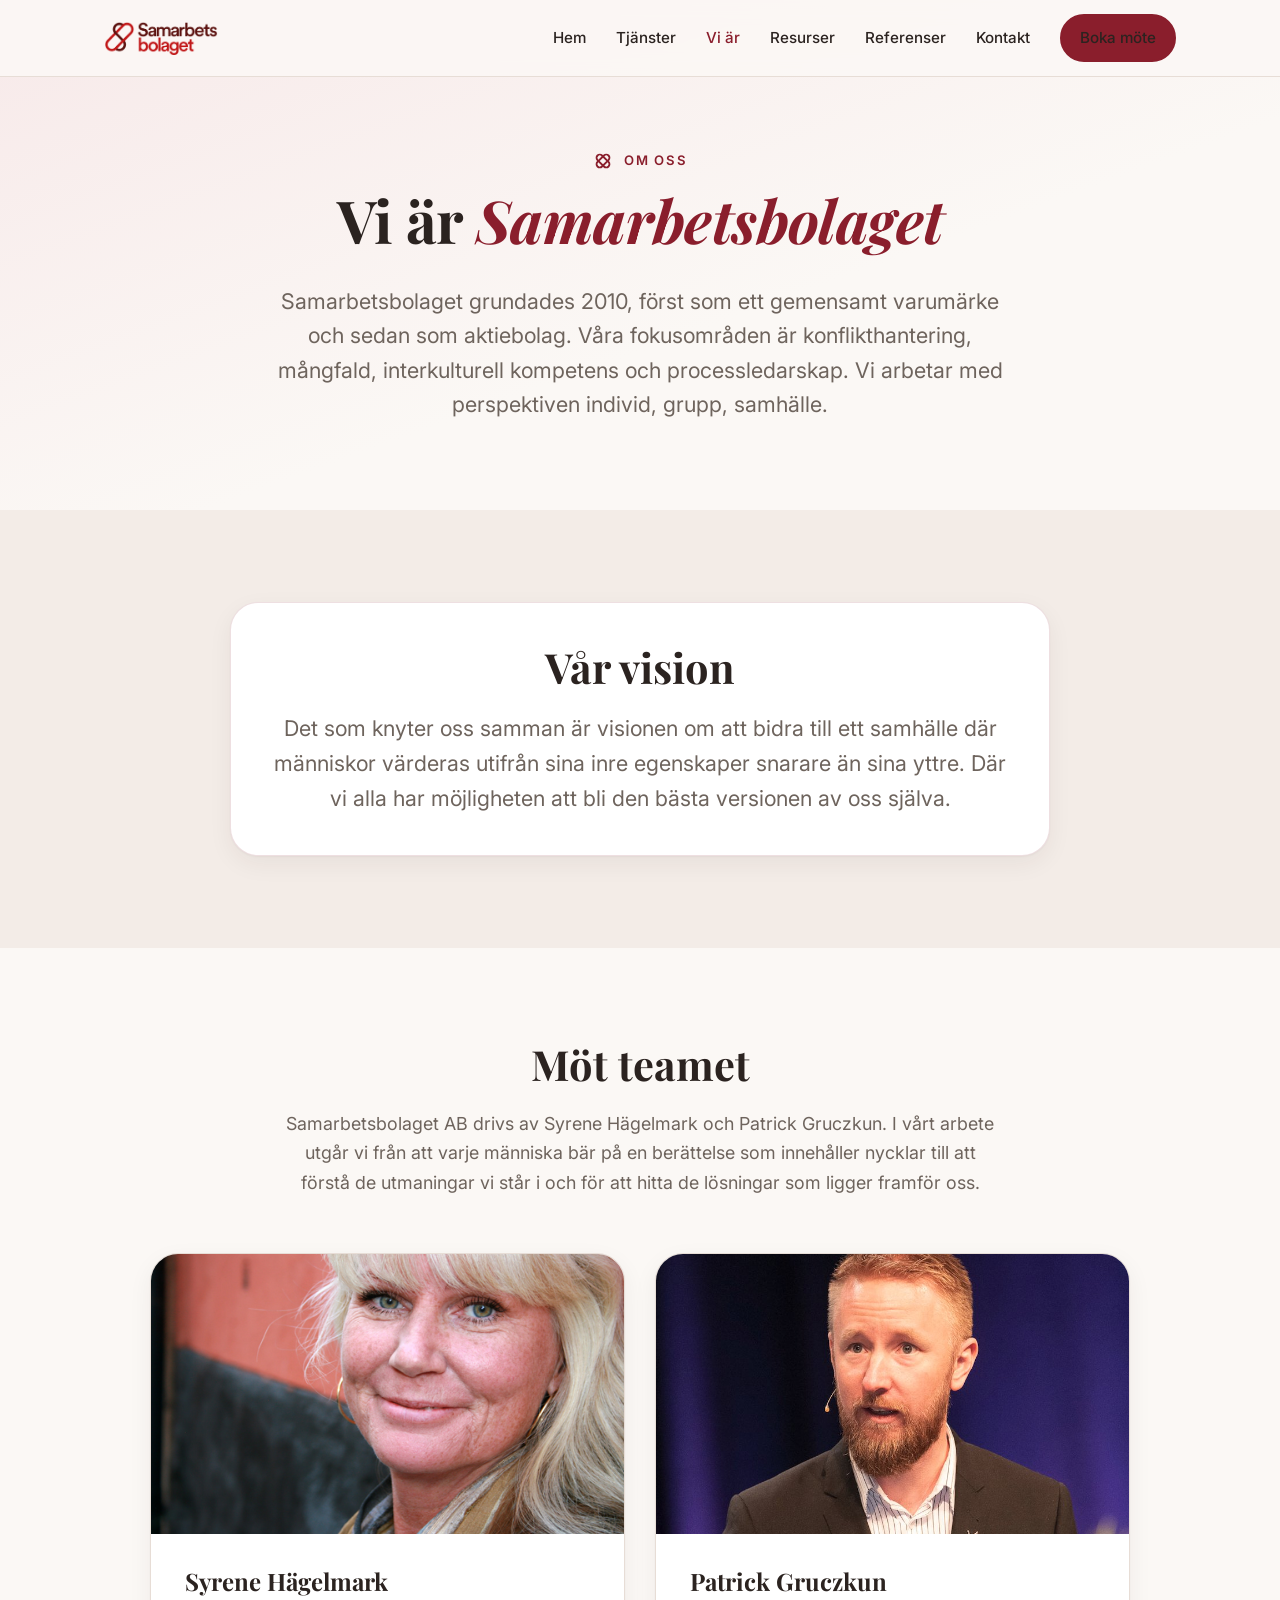
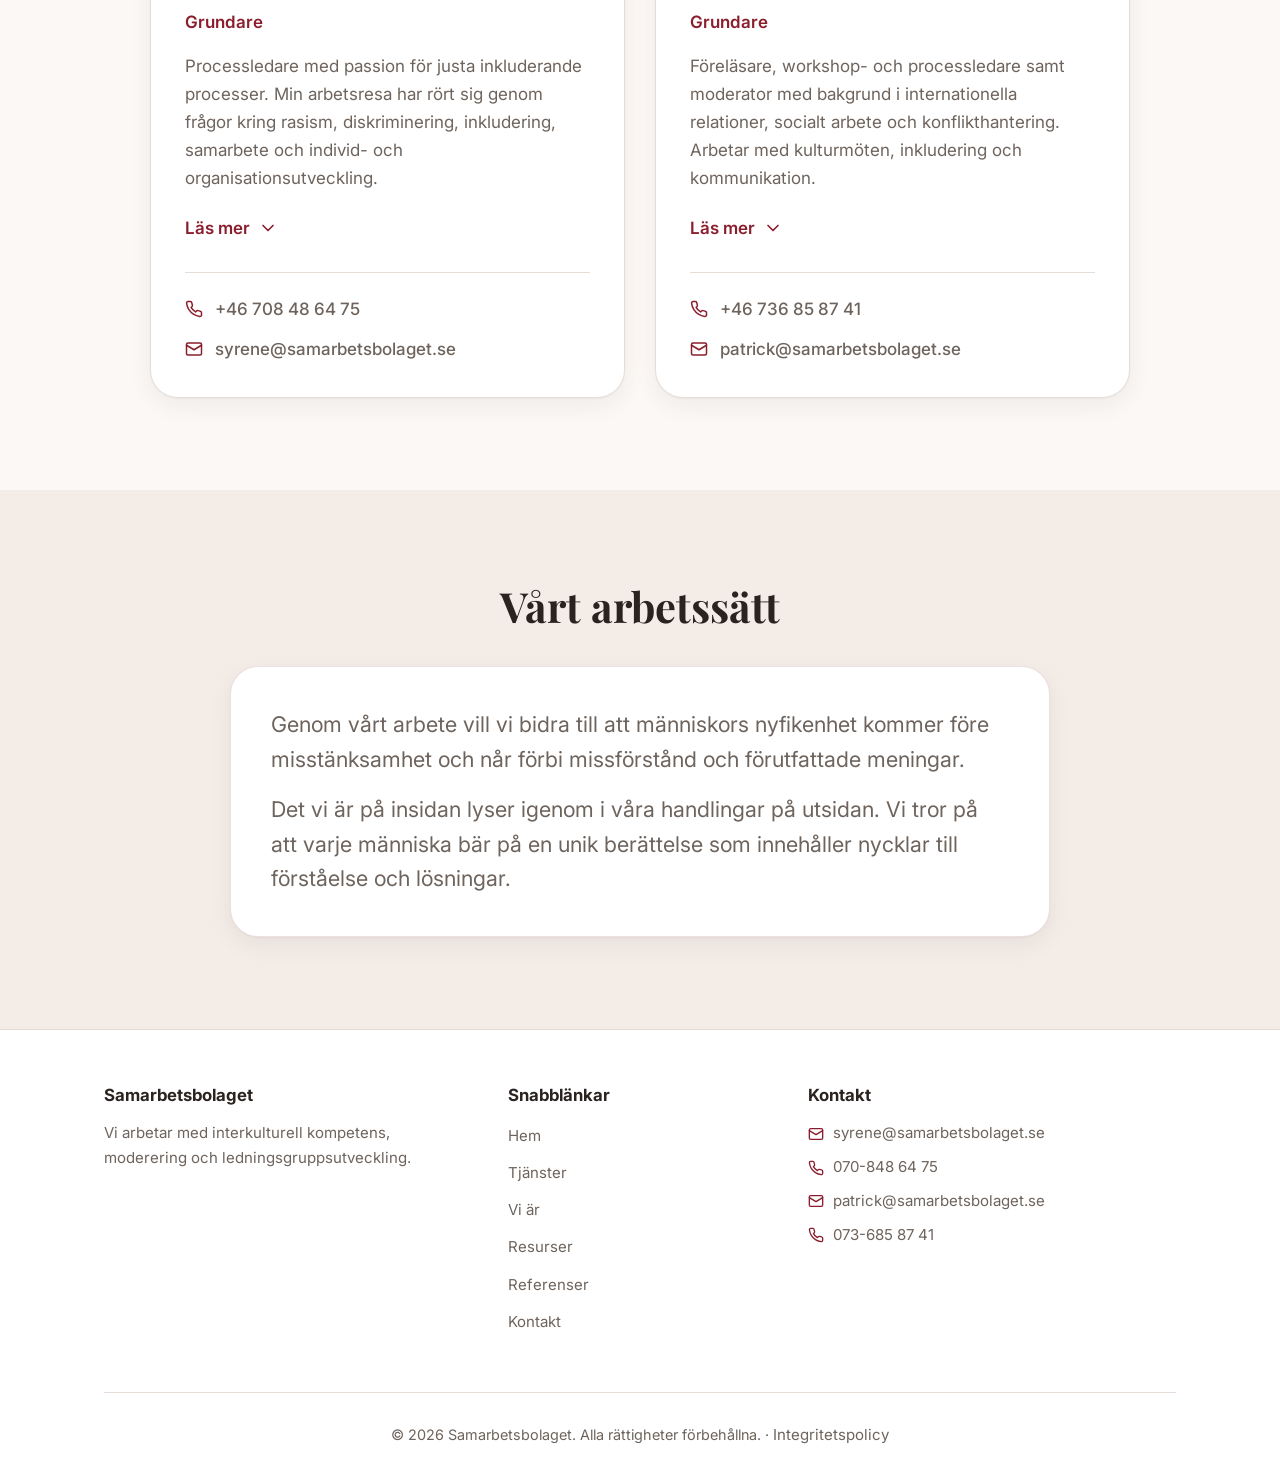
<file: vi-ar.html>
<!doctype html>
<html lang="sv">
<head>
  <meta charset="utf-8">
  <meta name="viewport" content="width=device-width, initial-scale=1">
  <title>Vi är Samarbetsbolaget – Syrene Hägelmark och Patrick Gruczkun</title>
  <meta name="description" content="Samarbetsbolaget grundades 2010 och drivs av Syrene Hägelmark och Patrick Gruczkun. Vi arbetar med konflikthantering, mångfald, interkulturell kompetens och processledarskap.">
  <link rel="canonical" href="https://samarbetsbolaget.se/vi-ar">
  <meta property="og:type" content="website">
  <meta property="og:title" content="Vi är Samarbetsbolaget">
  <meta property="og:description" content="Grundat 2010. Vi arbetar med konflikthantering, mångfald, interkulturell kompetens och processledarskap.">
  <meta property="og:url" content="https://samarbetsbolaget.se/vi-ar">
  <meta property="og:image" content="https://samarbetsbolaget.se/og-share.jpg">
  <meta property="og:image:width" content="1200">
  <meta property="og:image:height" content="630">
  <meta property="og:image:alt" content="Samarbetsbolaget – interkulturell kompetens, processledning och moderering">
  <meta property="og:locale" content="sv_SE">
  <meta name="twitter:card" content="summary_large_image">
  <link rel="icon" type="image/png" href="logo.png">
  <link rel="apple-touch-icon" href="logo.png">
  <link rel="preconnect" href="https://fonts.googleapis.com">
  <link rel="preconnect" href="https://fonts.gstatic.com" crossorigin>
  <link href="https://fonts.googleapis.com/css2?family=Inter:wght@300;400;500;600;700&family=Playfair+Display:ital,wght@0,600;0,700;1,600&display=swap" rel="stylesheet">
  <link rel="stylesheet" href="style.css">
  <script type="application/ld+json">
  {
    "@context": "https://schema.org",
    "@graph": [
      {
        "@type": "Person",
        "name": "Patrick Gruczkun",
        "jobTitle": "Grundare",
        "description": "Föreläsare, workshop- och processledare samt moderator med bakgrund i internationella relationer, socialt arbete och konflikthantering.",
        "worksFor": { "@type": "Organization", "name": "Samarbetsbolaget AB", "url": "https://samarbetsbolaget.se/" },
        "url": "https://samarbetsbolaget.se/vi-ar",
        "image": "https://samarbetsbolaget.se/patrick-portrait.jpg",
        "sameAs": ["https://www.linkedin.com/in/gruczkun"]
      },
      {
        "@type": "Person",
        "name": "Syrene Hägelmark",
        "jobTitle": "Grundare",
        "description": "Processledare med fokus på inkluderande processer, mångfald, konflikthantering och individ- och organisationsutveckling.",
        "worksFor": { "@type": "Organization", "name": "Samarbetsbolaget AB", "url": "https://samarbetsbolaget.se/" },
        "url": "https://samarbetsbolaget.se/vi-ar",
        "image": "https://samarbetsbolaget.se/syrene-portrait.jpg",
        "sameAs": ["https://www.linkedin.com/in/syrene-h%C3%A4gelmark-16b16941/"]
      }
    ]
  }
  </script>
</head>
<body>

  <nav class="nav">
    <div class="container nav-inner">
      <a href="index.html" class="nav-logo" aria-label="Samarbetsbolaget – till startsidan">
        <img src="logo.png" alt="Samarbetsbolaget" width="2000" height="594">
      </a>
      <button class="nav-toggle" aria-label="Öppna meny" aria-expanded="false">
        <svg width="26" height="26" viewBox="0 0 24 24" fill="none" stroke="currentColor" stroke-width="2" stroke-linecap="round"><line x1="3" y1="6" x2="21" y2="6"/><line x1="3" y1="12" x2="21" y2="12"/><line x1="3" y1="18" x2="21" y2="18"/></svg>
      </button>
      <div class="nav-links">
        <a href="index.html">Hem</a>
        <a href="tjanster.html">Tjänster</a>
        <a href="vi-ar.html" class="active">Vi är</a>
        <a href="resurser.html">Resurser</a>
        <a href="referenser.html">Referenser</a>
        <a href="kontakt.html">Kontakt</a>
        <a href="kontakt.html" class="btn btn--sm">Boka möte</a>
      </div>
    </div>
  </nav>

  <header class="page-hero section--wash">
    <div class="container">
      <span class="eyebrow"><svg class="mark" viewBox="0 0 24 24" fill="none" aria-hidden="true"><rect x="3.5" y="8.5" width="17" height="7" rx="3.5" transform="rotate(45 12 12)" stroke="currentColor" stroke-width="2"/><rect x="3.5" y="8.5" width="17" height="7" rx="3.5" transform="rotate(-45 12 12)" stroke="currentColor" stroke-width="2"/></svg>Om oss</span>
      <h1>Vi är <span>Samarbetsbolaget</span></h1>
      <p class="lead">Samarbetsbolaget grundades 2010, först som ett gemensamt varumärke och sedan som aktiebolag. Våra fokusområden är konflikthantering, mångfald, interkulturell kompetens och processledarskap. Vi arbetar med perspektiven individ, grupp, samhälle.</p>
    </div>
  </header>

  <main>
    <section class="section section--alt">
      <div class="container">
        <div class="panel panel--center">
          <h2>Vår vision</h2>
          <p class="lead" style="margin:0;">Det som knyter oss samman är visionen om att bidra till ett samhälle där människor värderas utifrån sina inre egenskaper snarare än sina yttre. Där vi alla har möjligheten att bli den bästa versionen av oss själva.</p>
        </div>
      </div>
    </section>

    <section class="section">
      <div class="container">
        <div class="section-head">
          <h2>Möt teamet</h2>
          <p>Samarbetsbolaget AB drivs av Syrene Hägelmark och Patrick Gruczkun. I vårt arbete utgår vi från att varje människa bär på en berättelse som innehåller nycklar till att förstå de utmaningar vi står i och för att hitta de lösningar som ligger framför oss.</p>
        </div>

        <div class="team">
          <!-- Syrene -->
          <article class="person">
            <div class="person-photo"><img src="syrene-portrait.jpg" alt="Syrene Hägelmark"></div>
            <div class="person-body">
              <h3>Syrene Hägelmark</h3>
              <p class="role">Grundare</p>
              <p class="person-intro">Processledare med passion för justa inkluderande processer. Min arbetsresa har rört sig genom frågor kring rasism, diskriminering, inkludering, samarbete och individ- och organisationsutveckling.</p>
              <details class="more">
                <summary><span class="label-open">Läs mer</span><span class="label-close">Läs mindre</span>
                  <svg class="chev" viewBox="0 0 24 24" fill="none" stroke="currentColor" stroke-width="2" stroke-linecap="round" stroke-linejoin="round"><path d="m6 9 6 6 6-6"/></svg>
                </summary>
                <div class="more-body">
                  <h4><span class="dot">●</span> Fokus</h4>
                  <p>Mitt stora intresse är hur människor och organisationer fungerar. I samspel med uppdragsgivaren planerar och genomför jag individ- och grupprocesser med fokus på förändring, utveckling, samspel och implementering. Frågor som är centrala är hur vi kan ta tillvara på människors kompetens, olikheter och potential utifrån organisationens uppdrag. Utgår från ett inkluderande förhållningssätt för att skapa de förändringar som behövs och önskas.</p>
                  <p>Jag arbetar med offentliga såväl som privata verksamheter i både korta som långa uppdrag. Till och från arbetar jag som direkt anställd hos uppdragsgivaren och delar då min tid mellan dem och Samarbetsbolaget.</p>

                  <h4><span class="dot">●</span> Arbetssätt och värderingar</h4>
                  <ul>
                    <li><strong>Hjärta, hjärna och kaktus</strong> (kaktus står för flera perspektiv, från motsättning till hållbarhet)</li>
                    <li>Närvarande, autentisk och orädd</li>
                    <li>Inkluderande, coachande och utmanande</li>
                    <li>Lyhörd, analytisk – ser och uppmärksammar vad som finns under ytan</li>
                  </ul>

                  <h4><span class="dot">●</span> Expertområden</h4>
                  <ul>
                    <li>Utbildningar inom mångfald, ledarskap, konfliktförståelse, processledarskap och pedagogiskt drama</li>
                    <li>Konstruktion och sammansättning av utbildningar samt ledarutbildning</li>
                    <li><strong>Fasta koncept:</strong> Förtroendefullt samarbete (Radical Collaboration), Intercultural Navigating, MOD (Mångfald och Dialog) samt THE (The Human Element)</li>
                  </ul>
                </div>
              </details>
              <div class="contact-lines">
                <a href="tel:+46708486475"><svg viewBox="0 0 24 24" fill="none" stroke="currentColor" stroke-width="2" stroke-linecap="round" stroke-linejoin="round"><path d="M22 16.92v3a2 2 0 0 1-2.18 2 19.79 19.79 0 0 1-8.63-3.07 19.5 19.5 0 0 1-6-6 19.79 19.79 0 0 1-3.07-8.67A2 2 0 0 1 4.11 2h3a2 2 0 0 1 2 1.72c.13.96.36 1.9.7 2.81a2 2 0 0 1-.45 2.11L8.09 9.91a16 16 0 0 0 6 6l1.27-1.27a2 2 0 0 1 2.11-.45c.9.34 1.85.57 2.81.7A2 2 0 0 1 22 16.92z"/></svg><span>+46 708 48 64 75</span></a>
                <a href="mailto:syrene@samarbetsbolaget.se"><svg viewBox="0 0 24 24" fill="none" stroke="currentColor" stroke-width="2" stroke-linecap="round" stroke-linejoin="round"><rect x="2" y="4" width="20" height="16" rx="2"/><path d="m22 7-10 6L2 7"/></svg><span>syrene@samarbetsbolaget.se</span></a>
              </div>
            </div>
          </article>

          <!-- Patrick -->
          <article class="person">
            <div class="person-photo"><img src="patrick-portrait.jpg" alt="Patrick Gruczkun"></div>
            <div class="person-body">
              <h3>Patrick Gruczkun</h3>
              <p class="role">Grundare</p>
              <p class="person-intro">Föreläsare, workshop- och processledare samt moderator med bakgrund i internationella relationer, socialt arbete och konflikthantering. Arbetar med kulturmöten, inkludering och kommunikation.</p>
              <details class="more">
                <summary><span class="label-open">Läs mer</span><span class="label-close">Läs mindre</span>
                  <svg class="chev" viewBox="0 0 24 24" fill="none" stroke="currentColor" stroke-width="2" stroke-linecap="round" stroke-linejoin="round"><path d="m6 9 6 6 6-6"/></svg>
                </summary>
                <div class="more-body">
                  <h4><span class="dot">●</span> Bakgrund och drivkraft</h4>
                  <p>Min bakgrund rör sig mellan internationella relationer, socialt arbete och konflikthantering, med ett senare fördjupat fokus på interkulturell kommunikation. Genom hela mitt yrkesliv har jag haft förmånen att arbeta nära kulturmöten – i samarbete, i konflikter och i sammanhang där olika perspektiv möts och behöver fungera tillsammans.</p>
                  <p>Sedan 2008 har jag kombinerat uppdrag som egen konsult med anställningar, och i dag delar jag min tid mellan regionalt utvecklingsarbete och uppdrag genom Samarbetsbolaget.</p>

                  <h4><span class="dot">●</span> Arbetssätt och värderingar</h4>
                  <ul>
                    <li>Stor vikt vid <strong>kvalitet, tydlighet och att leverera i tid</strong></li>
                    <li>Trivs i sammanhang där ansvar delas och olika kompetenser tas tillvara</li>
                    <li>Varvar fakta med berättelser och allvar med humor</li>
                    <li>Ödmjuk ansats till kulturmöten och interkulturalitet</li>
                  </ul>

                  <h4><span class="dot">●</span> Teman och fokusområden</h4>
                  <div class="tags">
                    <span class="tag">Kulturmöten</span>
                    <span class="tag">Inkludering</span>
                    <span class="tag">Samarbete</span>
                    <span class="tag">Konflikthantering</span>
                    <span class="tag">Kommunikation</span>
                    <span class="tag">Generativ AI</span>
                  </div>
                  <p>På senare tid har mitt arbete kompletterats av ett växande intresse för generativ AI och hur tekniken kan användas som stöd i yrkesliv och vardag.</p>

                  <h4><span class="dot">●</span> Som föreläsare</h4>
                  <p>Mitt mål är att göra komplexa och ibland knöliga frågor begripliga och engagerande. Föreläsningarna rör sig mellan humor och allvar, mellan skratt och eftertanke, och bjuder in till både ökad förståelse för andra och reflektion kring det egna förhållningssättet. Du kommer att tänka, känna och fortsätta bearbeta innehållet även efteråt.</p>

                  <h4><span class="dot">●</span> Som moderator</h4>
                  <p>Lång erfarenhet i både små och stora sammanhang – från ledningsgruppsmöten till flerdagskonferenser med uppemot tusen deltagare. Fokuserar på att skapa tydliga ramar, bidra med energi och lagom mycket humor samt hjälpa publiken att fånga kärnan genom sammanfattningar och väl valda frågor.</p>
                </div>
              </details>
              <div class="contact-lines">
                <a href="tel:+46736858741"><svg viewBox="0 0 24 24" fill="none" stroke="currentColor" stroke-width="2" stroke-linecap="round" stroke-linejoin="round"><path d="M22 16.92v3a2 2 0 0 1-2.18 2 19.79 19.79 0 0 1-8.63-3.07 19.5 19.5 0 0 1-6-6 19.79 19.79 0 0 1-3.07-8.67A2 2 0 0 1 4.11 2h3a2 2 0 0 1 2 1.72c.13.96.36 1.9.7 2.81a2 2 0 0 1-.45 2.11L8.09 9.91a16 16 0 0 0 6 6l1.27-1.27a2 2 0 0 1 2.11-.45c.9.34 1.85.57 2.81.7A2 2 0 0 1 22 16.92z"/></svg><span>+46 736 85 87 41</span></a>
                <a href="mailto:patrick@samarbetsbolaget.se"><svg viewBox="0 0 24 24" fill="none" stroke="currentColor" stroke-width="2" stroke-linecap="round" stroke-linejoin="round"><rect x="2" y="4" width="20" height="16" rx="2"/><path d="m22 7-10 6L2 7"/></svg><span>patrick@samarbetsbolaget.se</span></a>
              </div>
            </div>
          </article>
        </div>
      </div>
    </section>

    <section class="section section--alt">
      <div class="container">
        <div class="section-head" style="margin-bottom:36px;"><h2>Vårt arbetssätt</h2></div>
        <div class="panel">
          <p class="lead" style="margin-bottom:1rem;">Genom vårt arbete vill vi bidra till att människors nyfikenhet kommer före misstänksamhet och når förbi missförstånd och förutfattade meningar.</p>
          <p class="lead" style="margin:0;">Det vi är på insidan lyser igenom i våra handlingar på utsidan. Vi tror på att varje människa bär på en unik berättelse som innehåller nycklar till förståelse och lösningar.</p>
        </div>
      </div>
    </section>
  </main>

  <footer class="footer">
    <div class="container">
      <div class="footer-grid">
        <div>
          <h4>Samarbetsbolaget</h4>
          <p>Vi arbetar med interkulturell kompetens, moderering och ledningsgruppsutveckling.</p>
        </div>
        <div>
          <h4>Snabblänkar</h4>
          <ul>
            <li><a href="index.html">Hem</a></li>
            <li><a href="tjanster.html">Tjänster</a></li>
            <li><a href="vi-ar.html">Vi är</a></li>
            <li><a href="resurser.html">Resurser</a></li>
            <li><a href="referenser.html">Referenser</a></li>
            <li><a href="kontakt.html">Kontakt</a></li>
          </ul>
        </div>
        <div>
          <h4>Kontakt</h4>
          <ul class="footer-contact">
            <li><svg viewBox="0 0 24 24" fill="none" stroke="currentColor" stroke-width="2" stroke-linecap="round" stroke-linejoin="round"><rect x="2" y="4" width="20" height="16" rx="2"/><path d="m22 7-10 6L2 7"/></svg><a href="mailto:syrene@samarbetsbolaget.se">syrene@samarbetsbolaget.se</a></li>
            <li><svg viewBox="0 0 24 24" fill="none" stroke="currentColor" stroke-width="2" stroke-linecap="round" stroke-linejoin="round"><path d="M22 16.92v3a2 2 0 0 1-2.18 2 19.79 19.79 0 0 1-8.63-3.07 19.5 19.5 0 0 1-6-6 19.79 19.79 0 0 1-3.07-8.67A2 2 0 0 1 4.11 2h3a2 2 0 0 1 2 1.72c.13.96.36 1.9.7 2.81a2 2 0 0 1-.45 2.11L8.09 9.91a16 16 0 0 0 6 6l1.27-1.27a2 2 0 0 1 2.11-.45c.9.34 1.85.57 2.81.7A2 2 0 0 1 22 16.92z"/></svg><a href="tel:+46708486475">070-848 64 75</a></li>
            <li><svg viewBox="0 0 24 24" fill="none" stroke="currentColor" stroke-width="2" stroke-linecap="round" stroke-linejoin="round"><rect x="2" y="4" width="20" height="16" rx="2"/><path d="m22 7-10 6L2 7"/></svg><a href="mailto:patrick@samarbetsbolaget.se">patrick@samarbetsbolaget.se</a></li>
            <li><svg viewBox="0 0 24 24" fill="none" stroke="currentColor" stroke-width="2" stroke-linecap="round" stroke-linejoin="round"><path d="M22 16.92v3a2 2 0 0 1-2.18 2 19.79 19.79 0 0 1-8.63-3.07 19.5 19.5 0 0 1-6-6 19.79 19.79 0 0 1-3.07-8.67A2 2 0 0 1 4.11 2h3a2 2 0 0 1 2 1.72c.13.96.36 1.9.7 2.81a2 2 0 0 1-.45 2.11L8.09 9.91a16 16 0 0 0 6 6l1.27-1.27a2 2 0 0 1 2.11-.45c.9.34 1.85.57 2.81.7A2 2 0 0 1 22 16.92z"/></svg><a href="tel:+46736858741">073-685 87 41</a></li>
          </ul>
        </div>
      </div>
      <div class="footer-bottom">© <span id="year">2026</span> Samarbetsbolaget. Alla rättigheter förbehållna. &middot; <a href="integritetspolicy.html">Integritetspolicy</a></div>
    </div>
  </footer>

  <script src="script.js"></script>
</body>
</html>
</file>
<file: style.css>
/* =========================================================================
   Samarbetsbolaget – delat stilblad
   Byt accentfärg på EN rad: --primary nedan.
   ========================================================================= */

:root {
  /* --- Färg: byt --primary för att testa ny accent --- */
  --primary: #8a1e2c;          /* loggans mörkröda */
  --primary-strong: #6d1622;   /* mörkare vid hover */
  --primary-wash: #f7e9e9;     /* mycket ljus röd ton (ikonplattor, CTA) */
  --accent-bright: #d42836;    /* loggans klarröda – används mycket sparsamt */

  --bg: #fbf8f5;               /* varm off-white */
  --bg-alt: #f3ece7;           /* varm sektionston */
  --card: #ffffff;
  --ink: #2b2320;              /* rubriker och brödtext */
  --muted: #6e645d;            /* dämpad text */
  --border: #e7ddd6;

  --font-display: 'Playfair Display', Georgia, 'Times New Roman', serif;
  --font-body: 'Inter', system-ui, -apple-system, 'Segoe UI', sans-serif;

  --maxw: 1120px;
  --radius: 16px;
  --radius-lg: 28px;
  --shadow: 0 1px 2px rgba(43, 35, 32, .04), 0 8px 24px rgba(43, 35, 32, .06);
  --shadow-lg: 0 12px 40px rgba(43, 35, 32, .12);
}

*, *::before, *::after { box-sizing: border-box; }

html { scroll-behavior: smooth; }

body {
  margin: 0;
  background: var(--bg);
  color: var(--ink);
  font-family: var(--font-body);
  font-size: 17px;
  line-height: 1.65;
  -webkit-font-smoothing: antialiased;
  text-rendering: optimizeLegibility;
}

img { max-width: 100%; display: block; }

a { color: var(--primary); text-decoration: none; transition: color .2s ease; }
a:hover { color: var(--primary-strong); }

h1, h2, h3, h4 { font-family: var(--font-display); color: var(--ink); line-height: 1.15; margin: 0 0 .5em; font-weight: 700; }
h1 { font-size: clamp(2.3rem, 5vw, 3.7rem); letter-spacing: -.01em; }
h2 { font-size: clamp(1.8rem, 3.4vw, 2.6rem); }
h3 { font-size: 1.5rem; }
p { margin: 0 0 1rem; }

.container { width: 100%; max-width: var(--maxw); margin: 0 auto; padding: 0 24px; }

/* Fokus – tillgänglighet */
:focus-visible { outline: 3px solid var(--primary); outline-offset: 2px; border-radius: 4px; }

/* =========================== Signaturmärke (loggans öglor) ============= */
.mark { display: inline-block; width: 30px; height: 30px; color: var(--primary); }
.eyebrow {
  display: inline-flex; align-items: center; gap: 10px;
  font-family: var(--font-body); font-weight: 600; font-size: .82rem;
  letter-spacing: .14em; text-transform: uppercase; color: var(--primary);
  margin-bottom: 14px;
}
.eyebrow .mark { width: 22px; height: 22px; }

/* =========================== Navigering =============================== */
.nav {
  position: fixed; inset: 0 0 auto 0; z-index: 50;
  background: rgba(251, 248, 245, .88);
  backdrop-filter: saturate(140%) blur(10px);
  border-bottom: 1px solid var(--border);
}
.nav-inner { display: flex; align-items: center; justify-content: space-between; height: 76px; }
.nav-logo img { height: 34px; width: auto; }
.nav-links { display: flex; align-items: center; gap: 30px; }
.nav-links a { color: var(--ink); font-size: .95rem; font-weight: 500; }
.nav-links a:hover, .nav-links a.active { color: var(--primary); }
.nav-toggle { display: none; background: none; border: 0; color: var(--ink); cursor: pointer; padding: 8px; }

.btn {
  display: inline-flex; align-items: center; gap: 8px;
  font-family: var(--font-body); font-weight: 600; font-size: 1rem;
  padding: 13px 26px; border-radius: 999px; border: 2px solid var(--primary);
  background: var(--primary); color: #fff; cursor: pointer;
  transition: background .2s ease, border-color .2s ease, transform .05s ease;
}
.btn:hover { background: var(--primary-strong); border-color: var(--primary-strong); color: #fff; }
.btn:active { transform: translateY(1px); }
.btn--ghost { background: transparent; color: var(--primary); }
.btn--ghost:hover { background: var(--primary-wash); color: var(--primary-strong); }
.btn--sm { padding: 9px 18px; font-size: .9rem; }
.btn--lg { padding: 15px 32px; font-size: 1.08rem; }
.btn[disabled] { opacity: .55; cursor: not-allowed; }
.btn .ico { width: 18px; height: 18px; }

/* =========================== Sektioner ================================ */
.section { padding: 92px 0; }
.section--alt { background: var(--bg-alt); }
.section--wash { background: linear-gradient(160deg, var(--primary-wash), var(--bg) 60%); }
.section-head { max-width: 720px; margin: 0 auto 56px; text-align: center; }
.section-head p { color: var(--muted); font-size: 1.12rem; }

.lead { font-size: clamp(1.1rem, 2vw, 1.35rem); color: var(--muted); line-height: 1.6; }

/* =========================== Hero ===================================== */
.hero { position: relative; padding: 168px 0 104px; overflow: hidden; }
.hero-bg { position: absolute; inset: 0; z-index: 0; }
.hero-bg img { width: 100%; height: 100%; object-fit: cover; opacity: .16; }
.hero-bg::after { content: ""; position: absolute; inset: 0; background: linear-gradient(120deg, var(--bg) 32%, rgba(251,248,245,.72)); }
.hero .container { position: relative; z-index: 1; }
.hero-copy { max-width: 760px; }
.hero h1 span { color: var(--primary); font-style: italic; }
.hero .lead { margin: 20px 0 34px; }
.hero-actions { display: flex; flex-wrap: wrap; gap: 14px; }

.page-hero { padding: 150px 0 72px; text-align: center; }
.page-hero .container { max-width: 800px; }
.page-hero h1 span { color: var(--primary); font-style: italic; }
.page-hero p { margin-top: 14px; }

/* =========================== Kort-rutnät ============================== */
.grid { display: grid; gap: 30px; }
.grid-3 { grid-template-columns: repeat(3, 1fr); }
.grid-2 { grid-template-columns: repeat(2, 1fr); }

.card {
  background: var(--card); border: 1px solid var(--border); border-radius: var(--radius-lg);
  padding: 34px; box-shadow: var(--shadow); transition: box-shadow .25s ease, transform .25s ease, border-color .25s ease;
}
.card:hover { box-shadow: var(--shadow-lg); transform: translateY(-3px); border-color: rgba(138,30,44,.35); }
.card h3 { margin-bottom: 10px; }
.card-desc { color: var(--muted); }

.chip {
  width: 60px; height: 60px; border-radius: 18px; background: var(--primary-wash);
  display: grid; place-items: center; margin-bottom: 20px; color: var(--primary);
}
.chip svg { width: 30px; height: 30px; }

.card-link { display: inline-flex; align-items: center; gap: 7px; font-weight: 600; margin-top: 6px; }
.card-link .ico { width: 16px; height: 16px; transition: transform .2s ease; }
.card-link:hover .ico { transform: translateX(3px); }

/* Badge (GRATIS / Kommer snart) */
.badge { position: absolute; top: 18px; right: 18px; font-size: .78rem; font-weight: 700; padding: 5px 13px; border-radius: 999px; }
.badge--free { background: #1a7a44; color: #fff; }
.badge--soon { background: var(--primary); color: #fff; }
.card.pos { position: relative; overflow: hidden; }

/* =========================== CTA-block =============================== */
.cta {
  max-width: 880px; margin: 0 auto; text-align: center;
  background: linear-gradient(160deg, var(--primary-wash), rgba(255,255,255,.4));
  border: 1px solid rgba(138,30,44,.2); border-radius: var(--radius-lg);
  padding: 64px 40px;
}
.cta p { color: var(--muted); font-size: 1.1rem; max-width: 560px; margin: 0 auto 28px; }

/* =========================== Tjänste-block ========================== */
.service { border: 3px solid var(--primary); border-radius: 40px; padding: 44px; background: var(--card); margin-bottom: 48px; transition: box-shadow .25s ease; }
.service:hover { box-shadow: var(--shadow-lg); }
.service-row { display: grid; grid-template-columns: 1fr 1fr; gap: 40px; align-items: start; }
.service-media { aspect-ratio: 1/1; border-radius: 50%; overflow: hidden; border: 4px solid rgba(138,30,44,.18); }
.service-media img { width: 100%; height: 100%; object-fit: cover; }
.service.rev .service-media { order: 2; }
.service h2 { margin-bottom: 12px; }
.service-tagline { font-weight: 600; font-size: 1.12rem; margin-bottom: 10px; }
.service-desc { color: var(--muted); margin-bottom: 22px; }

/* =========================== Läs mer (native details) =============== */
.more { margin: 4px 0 24px; }
.more > summary {
  list-style: none; cursor: pointer; display: inline-flex; align-items: center; gap: 8px;
  color: var(--primary); font-weight: 600; padding: 6px 0;
}
.more > summary::-webkit-details-marker { display: none; }
.more > summary .chev { width: 20px; height: 20px; transition: transform .2s ease; }
.more[open] > summary .chev { transform: rotate(180deg); }
.more .label-close { display: none; }
.more[open] .label-open { display: none; }
.more[open] .label-close { display: inline; }
.more-body { margin-top: 20px; padding: 26px; background: var(--bg-alt); border-radius: var(--radius); }
.more-body > *:last-child { margin-bottom: 0; }
.more-body h4 { display: flex; align-items: baseline; gap: 8px; font-family: var(--font-body); font-weight: 700; font-size: 1.15rem; margin: 22px 0 10px; }
.more-body h4 .dot { color: var(--primary); }
.more-body ul, .more-body ol { padding-left: 0; list-style: none; margin: 0 0 12px; }
.more-body li { position: relative; padding-left: 22px; margin-bottom: 8px; color: var(--muted); }
.more-body ul li::before { content: "•"; position: absolute; left: 4px; color: var(--primary); font-weight: 700; }
.more-body ol { counter-reset: step; }
.more-body ol > li { padding-left: 0; margin-bottom: 14px; color: var(--muted); }
.more-body ol > li strong { color: var(--ink); }
.more-body .sub { font-size: .95rem; }
.more-body .callout { background: var(--primary-wash); border-left: 4px solid var(--primary); border-radius: 8px; padding: 18px 20px; }
.more-body em { color: var(--ink); }

/* =========================== Team (Vi är) ========================== */
.team { display: grid; grid-template-columns: 1fr 1fr; gap: 30px; max-width: 980px; margin: 0 auto; }
.person { background: var(--card); border: 1px solid var(--border); border-radius: var(--radius-lg); overflow: hidden; box-shadow: var(--shadow); }
.person-photo { height: 280px; overflow: hidden; }
.person-photo img { width: 100%; height: 100%; object-fit: cover; }
.person-body { padding: 34px; }
.person .role { color: var(--primary); font-weight: 600; margin: 4px 0 16px; }
.person-intro { color: var(--muted); }
.contact-lines { display: flex; flex-direction: column; gap: 12px; padding-top: 22px; margin-top: 8px; border-top: 1px solid var(--border); }
.contact-lines a { display: flex; align-items: center; gap: 12px; color: var(--muted); font-weight: 500; }
.contact-lines a:hover { color: var(--primary); }
.contact-lines svg { width: 18px; height: 18px; color: var(--primary); flex: none; }
.tags { display: flex; flex-wrap: wrap; gap: 8px; margin: 4px 0 8px; }
.tag { background: var(--primary-wash); color: var(--primary); font-size: .85rem; font-weight: 600; padding: 5px 13px; border-radius: 999px; }

.panel { background: var(--card); border: 1px solid rgba(138,30,44,.14); border-radius: var(--radius-lg); padding: 40px; box-shadow: var(--shadow); max-width: 820px; margin: 0 auto; }
.panel--center { text-align: center; }

/* =========================== Referenser ============================ */
.quote-grid { display: grid; grid-template-columns: 1fr 1fr; gap: 30px; max-width: 1040px; margin: 0 auto; }
.quote-card { background: var(--card); border: 1px solid var(--border); border-radius: var(--radius-lg); padding: 34px; box-shadow: var(--shadow); transition: box-shadow .25s ease, transform .25s ease; }
.quote-card:hover { box-shadow: var(--shadow-lg); transform: translateY(-2px); }
.quote-mark { width: 54px; height: 54px; border-radius: 50%; background: var(--primary-wash); display: grid; place-items: center; color: var(--primary); margin-bottom: 18px; }
.quote-mark svg { width: 28px; height: 28px; }
.quote-text { font-style: italic; color: var(--muted); margin-bottom: 20px; }
.quote-by { padding-top: 16px; border-top: 1px solid var(--border); }
.quote-by strong { color: var(--ink); }
.quote-by span { display: block; font-size: .9rem; color: var(--muted); }

.client-grid { display: grid; grid-template-columns: repeat(4, 1fr); gap: 14px; max-width: 900px; margin: 0 auto; }
.client { background: var(--card); border: 1px solid var(--border); border-radius: 12px; padding: 16px; text-align: center; font-size: .9rem; transition: border-color .2s ease, background .2s ease; }
.client:hover { border-color: var(--primary); background: var(--primary-wash); }

/* =========================== Kontakt ============================== */
.contact-layout { display: grid; grid-template-columns: 2fr 1fr; gap: 30px; max-width: 1040px; margin: 0 auto; align-items: start; }
.form-card { background: var(--card); border: 1px solid var(--border); border-radius: var(--radius-lg); padding: 36px; box-shadow: var(--shadow); }
.field { margin-bottom: 20px; }
.field label { display: block; font-weight: 600; font-size: .92rem; margin-bottom: 7px; }
.field input, .field select, .field textarea {
  width: 100%; font-family: var(--font-body); font-size: 1rem; color: var(--ink);
  background: var(--bg); border: 1px solid var(--border); border-radius: 12px; padding: 12px 14px;
  transition: border-color .2s ease, box-shadow .2s ease;
}
.field input:focus, .field select:focus, .field textarea:focus { outline: none; border-color: var(--primary); box-shadow: 0 0 0 3px rgba(138,30,44,.14); }
.field textarea { resize: vertical; min-height: 140px; }
.hp { position: absolute; left: -9999px; }
.info-card { background: var(--card); border: 1px solid var(--border); border-radius: var(--radius); padding: 26px; box-shadow: var(--shadow); margin-bottom: 20px; }
.info-card h3 { font-size: 1.2rem; margin-bottom: 14px; }
.info-row { display: flex; gap: 12px; margin-bottom: 14px; }
.info-row:last-child { margin-bottom: 0; }
.info-row svg { width: 20px; height: 20px; color: var(--primary); flex: none; margin-top: 3px; }
.info-row .lbl { font-size: .82rem; color: var(--muted); margin-bottom: 2px; }

/* =========================== Footer =============================== */
.footer { background: var(--card); border-top: 1px solid var(--border); }
.footer-grid { display: grid; grid-template-columns: 1.4fr 1fr 1.4fr; gap: 36px; padding: 56px 0 0; }
.footer h4 { font-family: var(--font-body); font-size: 1.05rem; font-weight: 700; margin-bottom: 16px; }
.footer p, .footer a { color: var(--muted); font-size: .94rem; }
.footer ul { list-style: none; margin: 0; padding: 0; }
.footer li { margin-bottom: 9px; }
.footer a:hover { color: var(--primary); }
.footer-contact li { display: flex; align-items: center; gap: 9px; }
.footer-contact svg { width: 16px; height: 16px; color: var(--primary); flex: none; }
.footer-bottom { text-align: center; padding: 30px 0; margin-top: 48px; border-top: 1px solid var(--border); color: var(--muted); font-size: .9rem; }

/* =========================== Responsivt =========================== */
@media (max-width: 860px) {
  .nav-links { display: none; }
  .nav-links.open {
    display: flex; flex-direction: column; align-items: stretch; gap: 4px;
    position: fixed; top: 76px; left: 0; right: 0; bottom: 0;
    padding: 20px 24px 32px; overflow-y: auto;
    background: #fbf8f5; z-index: 60;
    box-shadow: 0 12px 24px rgba(43, 35, 32, .12);
  }
  .nav-links.open a { padding: 12px 0; width: 100%; }
  .nav-toggle { display: inline-flex; }
  .grid-3, .grid-2, .team, .quote-grid, .contact-layout { grid-template-columns: 1fr; }
  .service-row { grid-template-columns: 1fr; gap: 26px; }
  .service.rev .service-media { order: 0; }
  .service-media { max-width: 340px; margin: 0 auto; }
  .client-grid { grid-template-columns: repeat(2, 1fr); }
  .footer-grid { grid-template-columns: 1fr; gap: 30px; }
  .section { padding: 68px 0; }
  .hero { padding: 140px 0 76px; }
}

@media (prefers-reduced-motion: reduce) {
  * { scroll-behavior: auto !important; transition: none !important; animation: none !important; }
}

/* Integritetsnotis vid formulär */
.form-note { margin-top: 16px; font-size: .85rem; color: var(--muted); line-height: 1.5; }
.form-note a { font-weight: 600; }

/* Textsida (integritetspolicy m.m.) */
.prose { max-width: 760px; margin: 0 auto; }
.prose h2 { font-size: 1.4rem; margin: 36px 0 12px; }
.prose h2:first-of-type { margin-top: 0; }
.prose p { color: var(--ink); margin-bottom: 14px; }
.prose ul { margin: 0 0 16px; padding-left: 0; list-style: none; }
.prose li { position: relative; padding-left: 22px; margin-bottom: 8px; color: var(--ink); }
.prose li::before { content: "•"; position: absolute; left: 4px; color: var(--primary); font-weight: 700; }
.prose .muted { color: var(--muted); font-size: .92rem; }
.prose a { font-weight: 600; }
</file>
